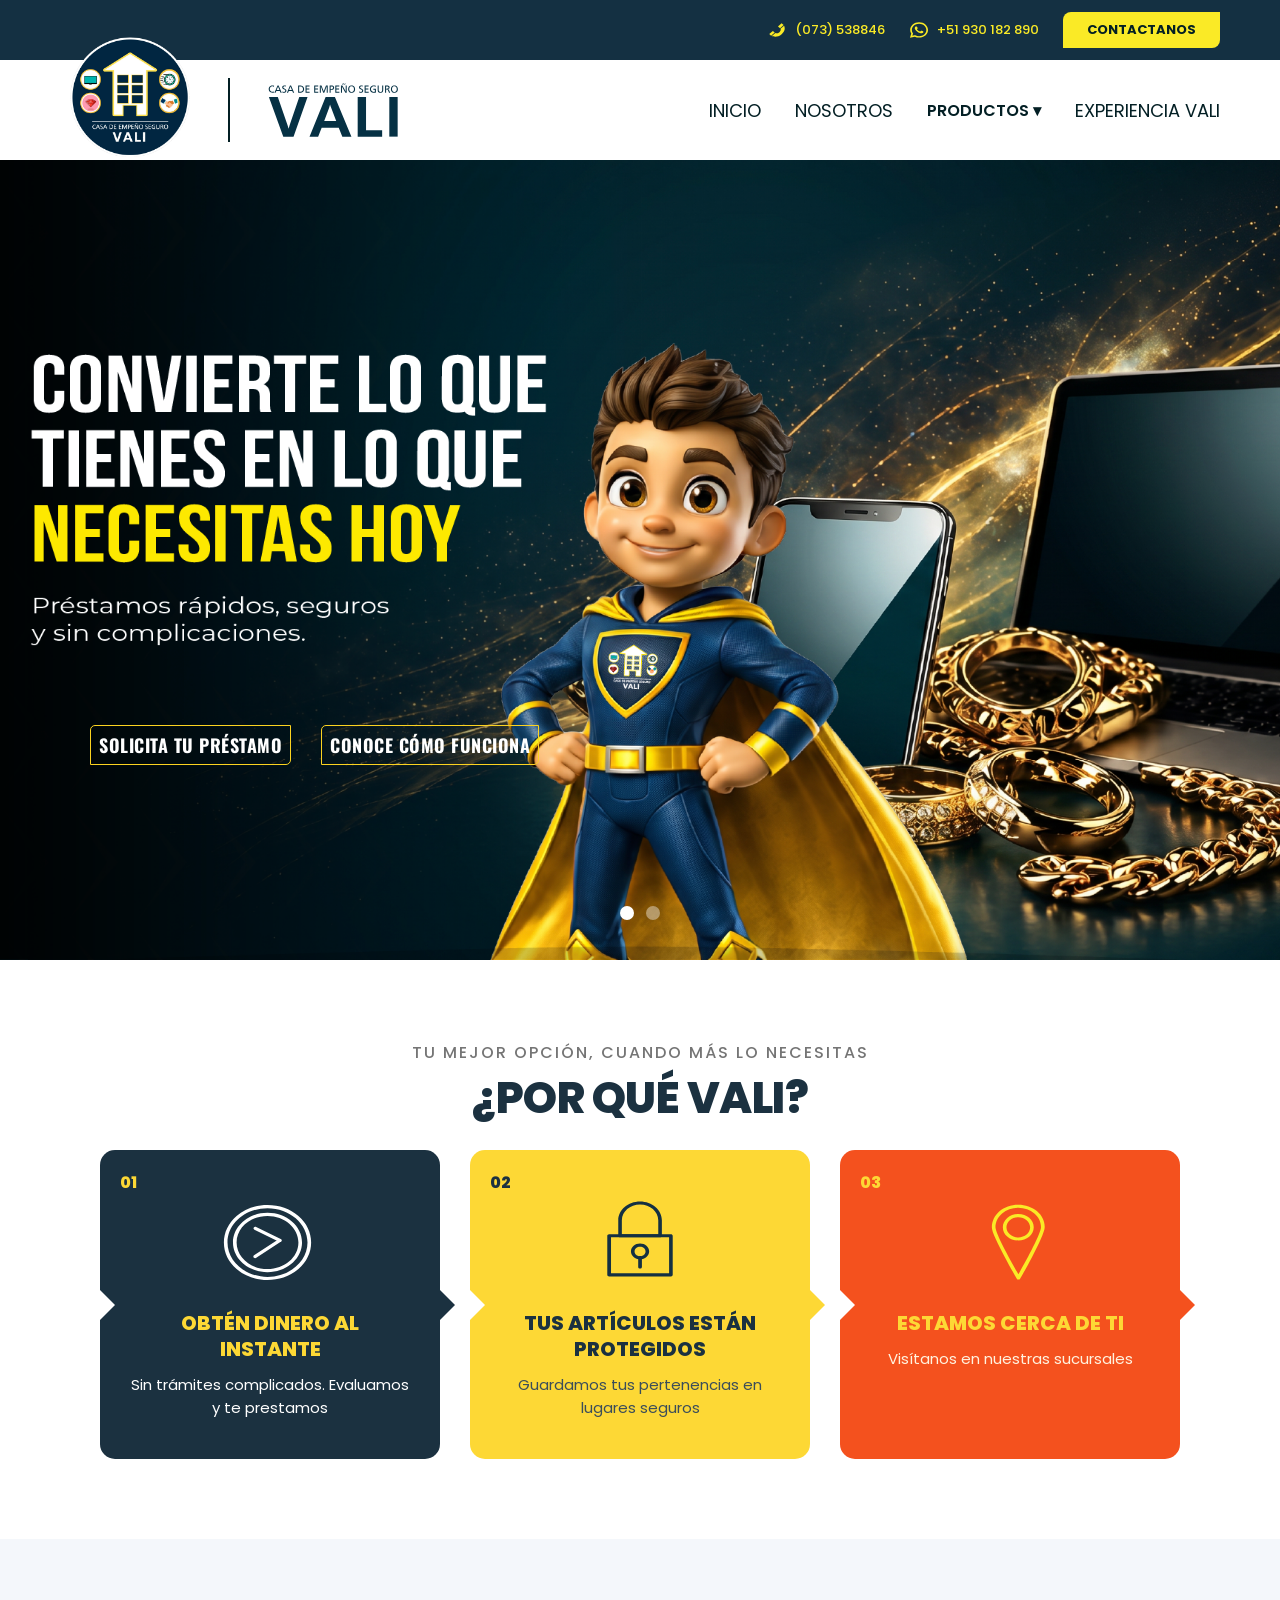
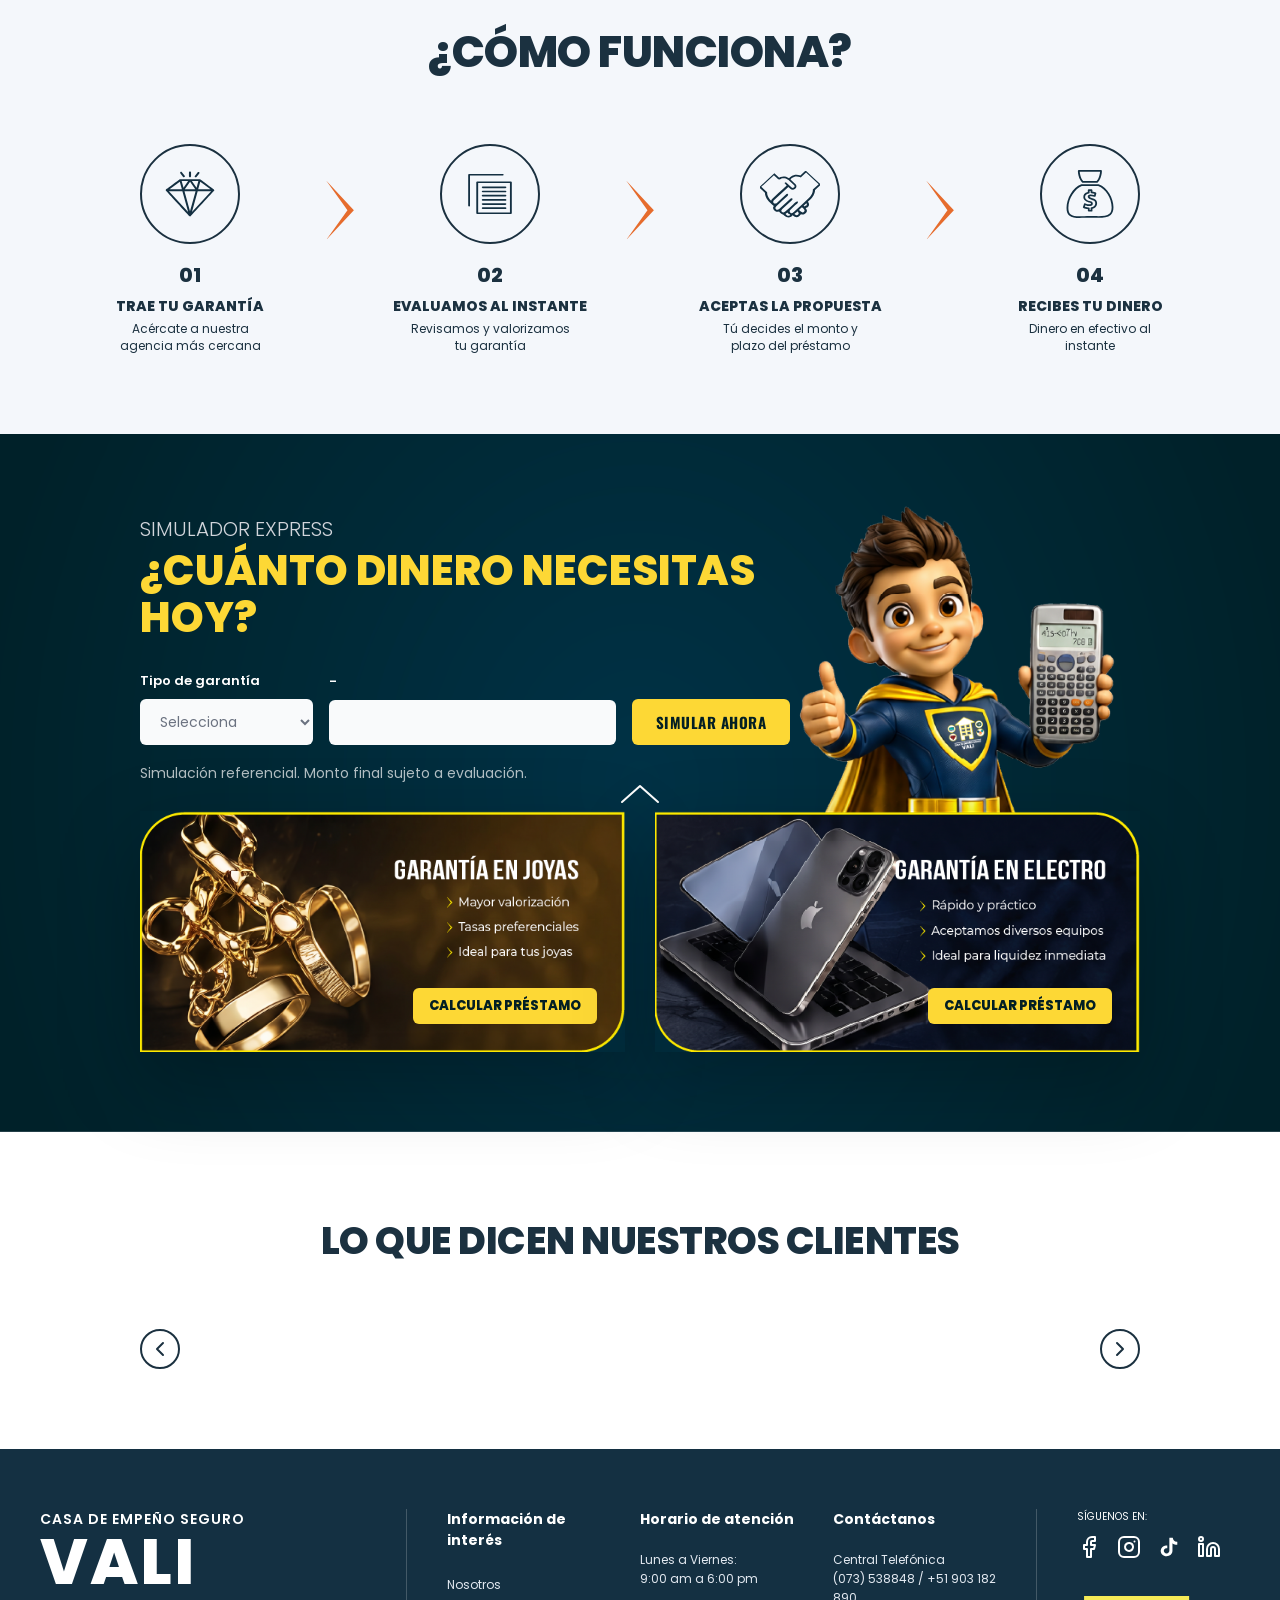
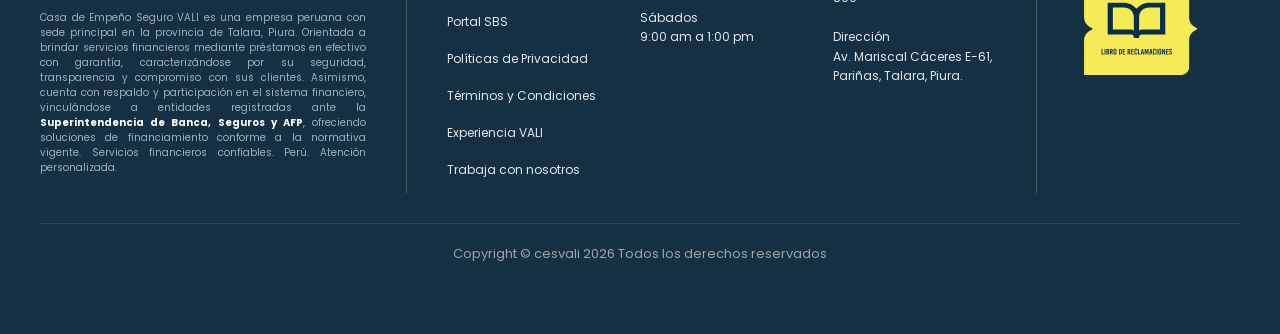
<file: index.html>
<!DOCTYPE html>
<html lang="es">

<head>
  <meta charset="UTF-8">
  <meta name="viewport" content="width=device-width, initial-scale=1.0">
  <title>VALI</title>

  <link
    href="https://fonts.googleapis.com/css2?family=Oswald:wght@500;700&family=Poppins:wght@300;400;600;700;800&display=swap"
    rel="stylesheet">
  <link rel="stylesheet" href="css/styles.css">
  <script src="js/components.js" defer></script>
  <style>
    .slide-1 {
      background-image: url('assets/img/HOME/banner_home_1.webp');
    }

    .slide-2 {
      background-image: url('assets/img/EXPERIENCIA VALI/completo.webp');
    }

    @media (max-width: 991px) {
      .carousel-slide {}



      .slide-1 {
        background-image: url('assets/img/HOME/MOBILE/VFMOVIL_bannehome1copia.webp');
        background-position: center 22%;
      }

      .slide-2 {
        background-image: url('assets/img/EXPERIENCIA VALI/vistacelular.webp');
        background-position: center 25%;

      }

      /* Slide 2 defaults to desktop image since we don't have a mobile version yet */
    }
  </style>
</head>

<body>

  <div id="header-container"></div>

  <!-- HERO -->
  <section class="hero" id="inicio">
    <!-- Carousel Backgrounds -->
    <div class="hero-carousel">
      <div class="carousel-slide active slide-1"></div>
      <div class="carousel-slide slide-2"></div>
    </div>

    <div class="hero-content">
      <div class="hero-copy">
        <div class="hero-buttons">
          <a class="btn-outline" href="#productos">SOLICITA TU PRÉSTAMO</a>
          <a class="btn-outline" id="btn-conoce-funciona" href="#proceso">CONOCE CÓMO FUNCIONA</a>
        </div>
      </div>
      <div class="hero-visual">
      </div>
    </div>

    <!-- Carousel Indicators -->
    <div class="hero-indicators">
      <span class="dot active" data-slide="0"></span>
      <span class="dot" data-slide="1"></span>
    </div>
  </section>

  <!-- BENEFICIOS -->
  <section class="benefits reveal" id="nosotros">
    <p class="subtitle">TU MEJOR OPCIÓN, CUANDO MÁS LO NECESITAS</p>
    <h2>¿POR QUÉ VALI?</h2>

    <div class="cards">

      <div class="card blue">
        <span class="num">01</span>
        <div class="card-icon">
          <img class="" src="assets/icons/__icono_reloj.svg" alt="">
        </div>
        <h3>OBTÉN DINERO AL INSTANTE</h3>
        <p>Sin trámites complicados. Evaluamos y te prestamos</p>
      </div>

      <div class="card yellow">
        <span class="num">02</span>
        <div class="card-icon">
          <img class="" src="assets/icons/__icono_candado.svg" alt="">
        </div>
        <h3>TUS ARTÍCULOS ESTÁN PROTEGIDOS</h3>
        <p>Guardamos tus pertenencias en lugares seguros</p>
      </div>

      <div class="card orange">
        <span class="num">03</span>
        <div class="card-icon">
          <img class="" src="assets/icons/__icono_ubi.svg" alt="">
        </div>
        <h3>ESTAMOS CERCA DE TI</h3>
        <p>Visítanos en nuestras sucursales</p>
      </div>

    </div>
  </section>

  <!-- PROCESO -->
  <section class="process reveal" id="proceso">
    <h2>¿CÓMO FUNCIONA?</h2>

    <div class="steps">

      <div class="step">
        <div class="circle">
          <img src="assets/icons/__icono_diamante.svg" width="60" height="60">
        </div>
        <span class="step-num">01</span>
        <h3>TRAE TU GARANTÍA</h3>
        <p>Acércate a nuestra<br>agencia más cercana</p>
      </div>

      <div class="arrow">
        <img src="assets/icons/__ICONO_FLECHA.svg" width="60" height="60">
      </div>

      <div class="step">
        <div class="circle">
          <img src="assets/icons/__icono_hoja.svg" width="60" height="60">
        </div>
        <span class="step-num">02</span>
        <h3>EVALUAMOS AL INSTANTE</h3>
        <p>Revisamos y valorizamos<br>tu garantía</p>
      </div>

      <div class="arrow">
        <img src="assets/icons/__ICONO_FLECHA.svg" width="60" height="60">
      </div>

      <div class="step">
        <div class="circle">
          <img src="assets/icons/__icono_manos.svg" width="60" height="60">
        </div>
        <span class="step-num">03</span>
        <h3>ACEPTAS LA PROPUESTA</h3>
        <p>Tú decides el monto y<br>plazo del préstamo</p>
      </div>

      <div class="arrow">
        <img src="assets/icons/__ICONO_FLECHA.svg" width="60" height="60">
      </div>

      <div class="step">
        <div class="circle">
          <img src="assets/icons/__ICONO_DINERO.svg" width="60" height="60">
        </div>
        <span class="step-num">04</span>
        <h3>RECIBES TU DINERO</h3>
        <p>Dinero en efectivo al<br>instante</p>
      </div>

    </div>
  </section>

  <!-- SIMULADOR -->
  <section class="simulator reveal" id="productos">
    <div class="simulator-top">
      <div class="simulator-copy">
        <span class="simulator-label">SIMULADOR EXPRESS</span>
        <h2>¿CUÁNTO DINERO NECESITAS HOY?</h2>
        <div class="simulator-form">
          <div class="form-group">
            <label>Tipo de garantía</label>
            <select id="sim-tipo-garantia">
              <option value="">Selecciona</option>
              <option value="Joyas">Joyas</option>
              <option value="Electrodomésticos">Electrodomésticos</option>
            </select>
          </div>
          <div class="form-group">
            <label id="sim-label-monto">-</label>
            <input type="text" id="sim-monto" placeholder="" />
          </div>
          <div class="form-group" id="group-sim-modelo" style="display: none;">
            <label id="sim-label-modelo">Modelo</label>
            <input type="text" id="sim-modelo" placeholder="Ej: pavilion 14" />
          </div>
          <button id="sim-btn-simular" class="btn-yellow">SIMULAR AHORA</button>
        </div>
        <p class="hint">Simulación referencial. Monto final sujeto a evaluación.</p>
      </div>
      <div class="simulator-image">
        <img src="assets/img/HOME/__personaje_calculadora.webp" alt="Simulador VALI">
      </div>
    </div>

    <div class="simulator-divider">
      <svg viewBox="0 0 40 20" width="40" height="20" fill="none" stroke="#ffffff" stroke-width="2"
        stroke-linecap="round" stroke-linejoin="round">
        <polyline points="2 18 20 2 38 18"></polyline>
      </svg>
    </div>

    <div class="simulator-cards">
      <div class="product card-joyas">
        <img src="assets/img/HOME/__minibannerjoyas.webp" alt="Garantía en joyas">
        <div class="overlay">
          <!--<h3>GARANTÍA EN JOYAS</h3>
          <ul>
            <li><span class="chevron">&gt;</span> Mayor valorización</li>
            <li><span class="chevron">&gt;</span> Tasas preferenciales</li>
            <li><span class="chevron">&gt;</span> Ideal para tus joyas</li>
          </ul>-->
          <a class="btn-yellow" href="producto_joya">CALCULAR PRÉSTAMO</a>
        </div>
      </div>
      <div class="product card-electro">
        <img src="assets/img/HOME/__minibannerelectro.webp" alt="Garantía en electro">
        <div class="overlay">
          <!--<h3>GARANTÍA EN ELECTRO</h3>
          <ul>
            <li><span class="chevron">&gt;</span> Rápido y práctico</li>
            <li><span class="chevron">&gt;</span> Aceptamos diversos equipos</li>
            <li><span class="chevron">&gt;</span> Ideal para liquidez inmediata</li>
          </ul>-->
          <a class="btn-yellow" href="producto_electro">CALCULAR PRÉSTAMO</a>
        </div>
      </div>
    </div>
  </section>

  <!-- TESTIMONIOS -->
  <div id="testimonios-container"></div>

  <div id="footer-container"></div>

  <script>
    // Lógica del Carrusel del Hero
    document.addEventListener('DOMContentLoaded', () => {
      const slides = document.querySelectorAll('.carousel-slide');
      const dots = document.querySelectorAll('.hero-indicators .dot');
      if (slides.length > 0) {
        let currentSlide = 0;
        let slideInterval;

        const goToSlide = (index) => {
          slides[currentSlide].classList.remove('active');
          if (dots[currentSlide]) dots[currentSlide].classList.remove('active');
          currentSlide = (index + slides.length) % slides.length;
          slides[currentSlide].classList.add('active');
          if (dots[currentSlide]) dots[currentSlide].classList.add('active');

          const btnConoce = document.getElementById('btn-conoce-funciona');
          if (btnConoce) {
            btnConoce.href = currentSlide === 0 ? '#proceso' : 'experiencia.html';
          }
        };

        const nextSlide = () => goToSlide(currentSlide + 1);
        const prevSlide = () => goToSlide(currentSlide - 1);

        const startInterval = () => {
          slideInterval = setInterval(nextSlide, 5000);
        };

        const resetInterval = () => {
          clearInterval(slideInterval);
          startInterval();
        };

        startInterval();

        // Hacer clickeables los puntos
        dots.forEach((dot, index) => {
          dot.addEventListener('click', () => {
            goToSlide(index);
            resetInterval();
          });
        });

        // Swipe events para celular
        const heroCarousel = document.querySelector('.hero-carousel');
        let touchStartX = 0;
        let touchEndX = 0;

        if (heroCarousel) {
          heroCarousel.addEventListener('touchstart', e => {
            touchStartX = e.changedTouches[0].screenX;
          }, { passive: true });

          heroCarousel.addEventListener('touchend', e => {
            touchEndX = e.changedTouches[0].screenX;
            handleSwipe();
          }, { passive: true });
        }

        const handleSwipe = () => {
          const swipeThreshold = 50;
          if (touchEndX < touchStartX - swipeThreshold) {
            nextSlide(); // Swipe izquierda
            resetInterval();
          }
          if (touchEndX > touchStartX + swipeThreshold) {
            prevSlide(); // Swipe derecha
            resetInterval();
          }
        };
      }
      // Lógica del simulador
      const simTipoGarantia = document.getElementById('sim-tipo-garantia');
      const simLabelMonto = document.getElementById('sim-label-monto');
      const simMonto = document.getElementById('sim-monto');
      const simBtnSimular = document.getElementById('sim-btn-simular');
      const groupSimModelo = document.getElementById('group-sim-modelo');
      const simModelo = document.getElementById('sim-modelo');

      if (simTipoGarantia && simLabelMonto && simBtnSimular) {

        simTipoGarantia.addEventListener('change', (e) => {
          const val = e.target.value;

          if (val === 'Joyas') {
            simLabelMonto.textContent = 'Gramos';
            simMonto.setAttribute('placeholder', 'Ej: 200');
            simMonto.value = ''; // Limpiar al cambiar
            if (groupSimModelo) groupSimModelo.style.display = 'none';
          } else if (val === 'Electrodomésticos') {
            simLabelMonto.textContent = 'Producto';
            simMonto.setAttribute('placeholder', 'Ej: Laptop');
            simMonto.value = ''; // Limpiar al cambiar
            if (groupSimModelo) groupSimModelo.style.display = 'flex';
          } else {
            simLabelMonto.textContent = '-';
            simMonto.setAttribute('placeholder', '');
            if (groupSimModelo) groupSimModelo.style.display = 'none';
          }
        });

        // Restringir a solo números si es Joyas
        simMonto.addEventListener('input', function () {
          if (simTipoGarantia.value === 'Joyas') {
            this.value = this.value.replace(/[^0-9.]/g, ''); // Solo números y punto decimal
          }
        });

        simBtnSimular.addEventListener('click', () => {

          const tipo = simTipoGarantia.value;
          const monto = simMonto ? simMonto.value.trim() : '';
          const modelo = simModelo && groupSimModelo.style.display !== 'none' ? simModelo.value.trim() : '';

          if (!tipo) {
            alert('Por favor, selecciona un tipo de garantía.');
            return;
          }

          if (!monto) {
            alert('Por favor, rellene todos los campos requeridos.');
            return;
          }

          let mensaje = '';

          if (tipo === 'Joyas') {
            mensaje = `Hola, quisiera simular un préstamo dejando en garantía ${tipo} de ${monto} gramos.`;
          } else if (tipo === 'Electrodomésticos') {
            let productoStr = monto;
            if (modelo) {
              productoStr += ` modelo ${modelo}`;
            }
            mensaje = `Hola, quisiera simular un préstamo dejando en garantía el siguiente electrodoméstico: ${productoStr}.`;
          } else {
            mensaje = `Hola, quisiera simular un préstamo de ${monto}.`;
          }
          const numero = '51903182890';
          const url = `https://wa.me/${numero}?text=${encodeURIComponent(mensaje)}`;

          window.open(url, '_blank');
        });
      }
    });
  </script>
</body>

</html>
</file>
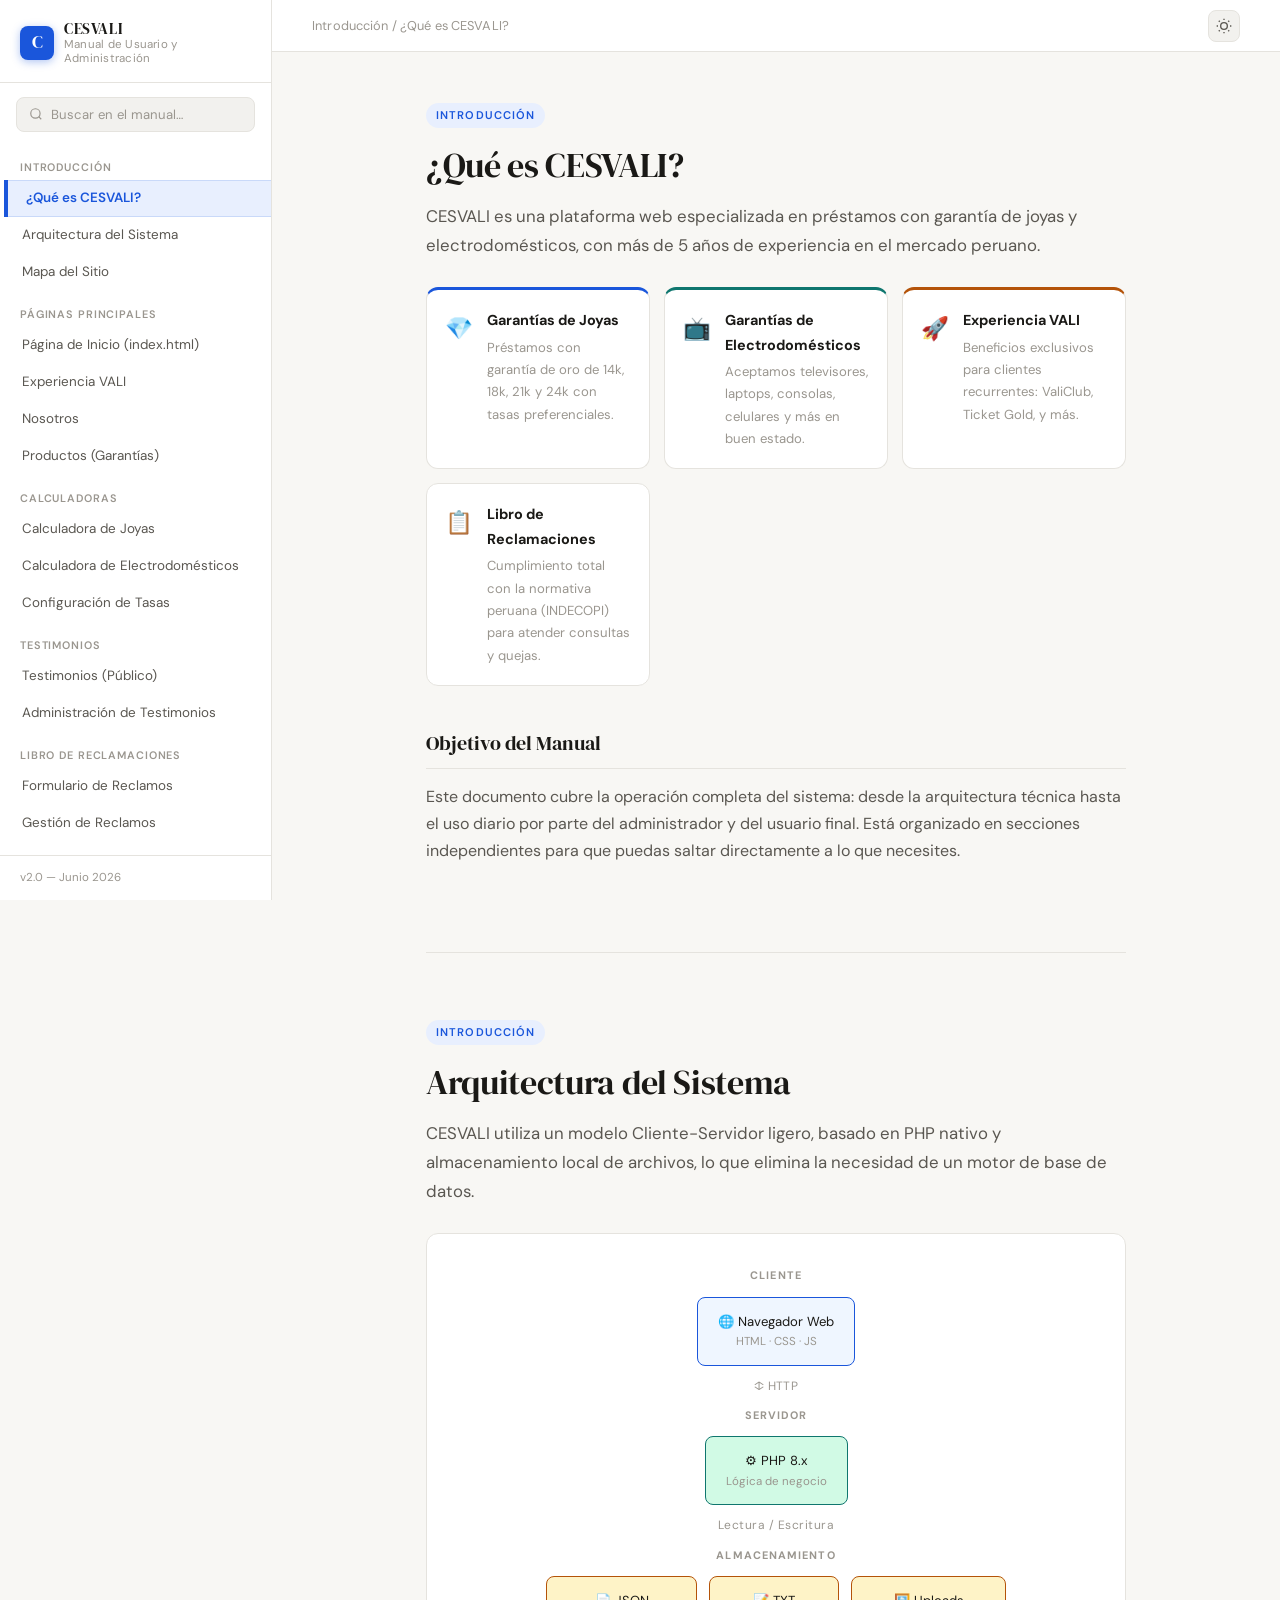
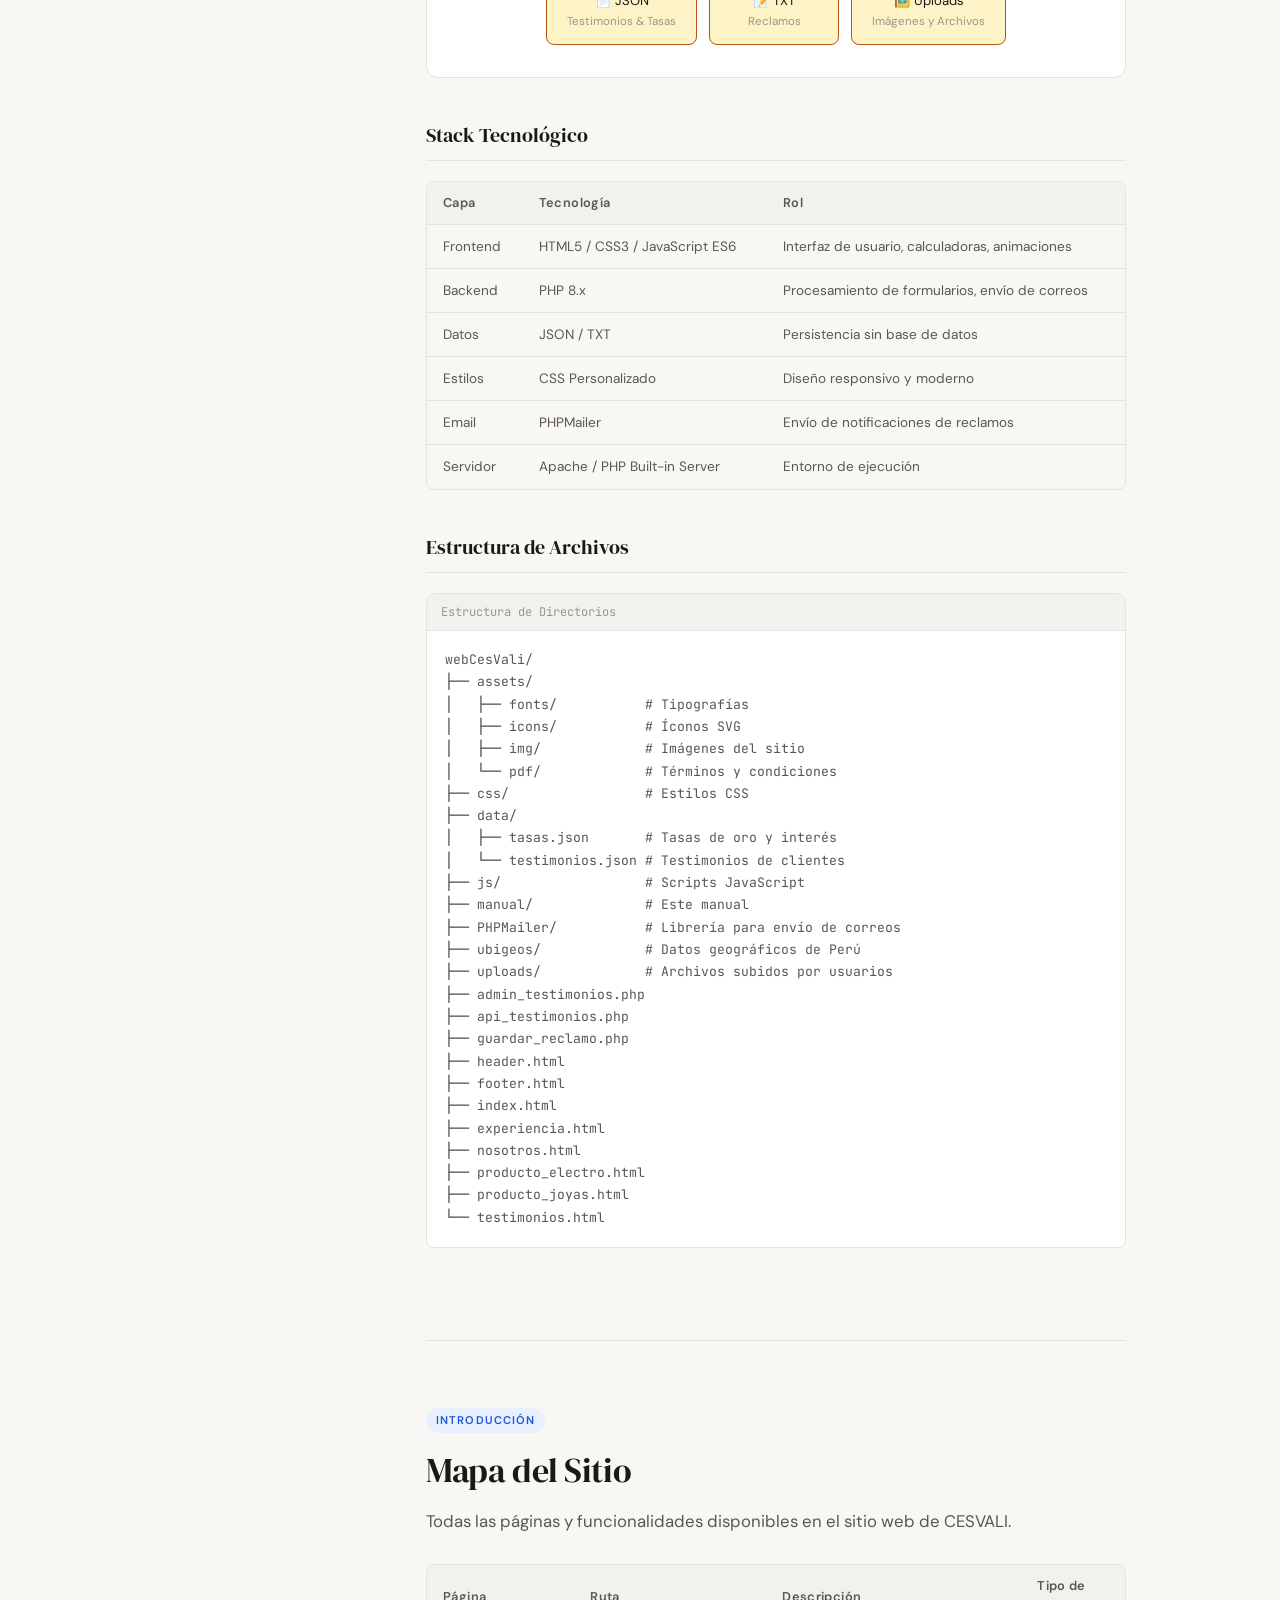
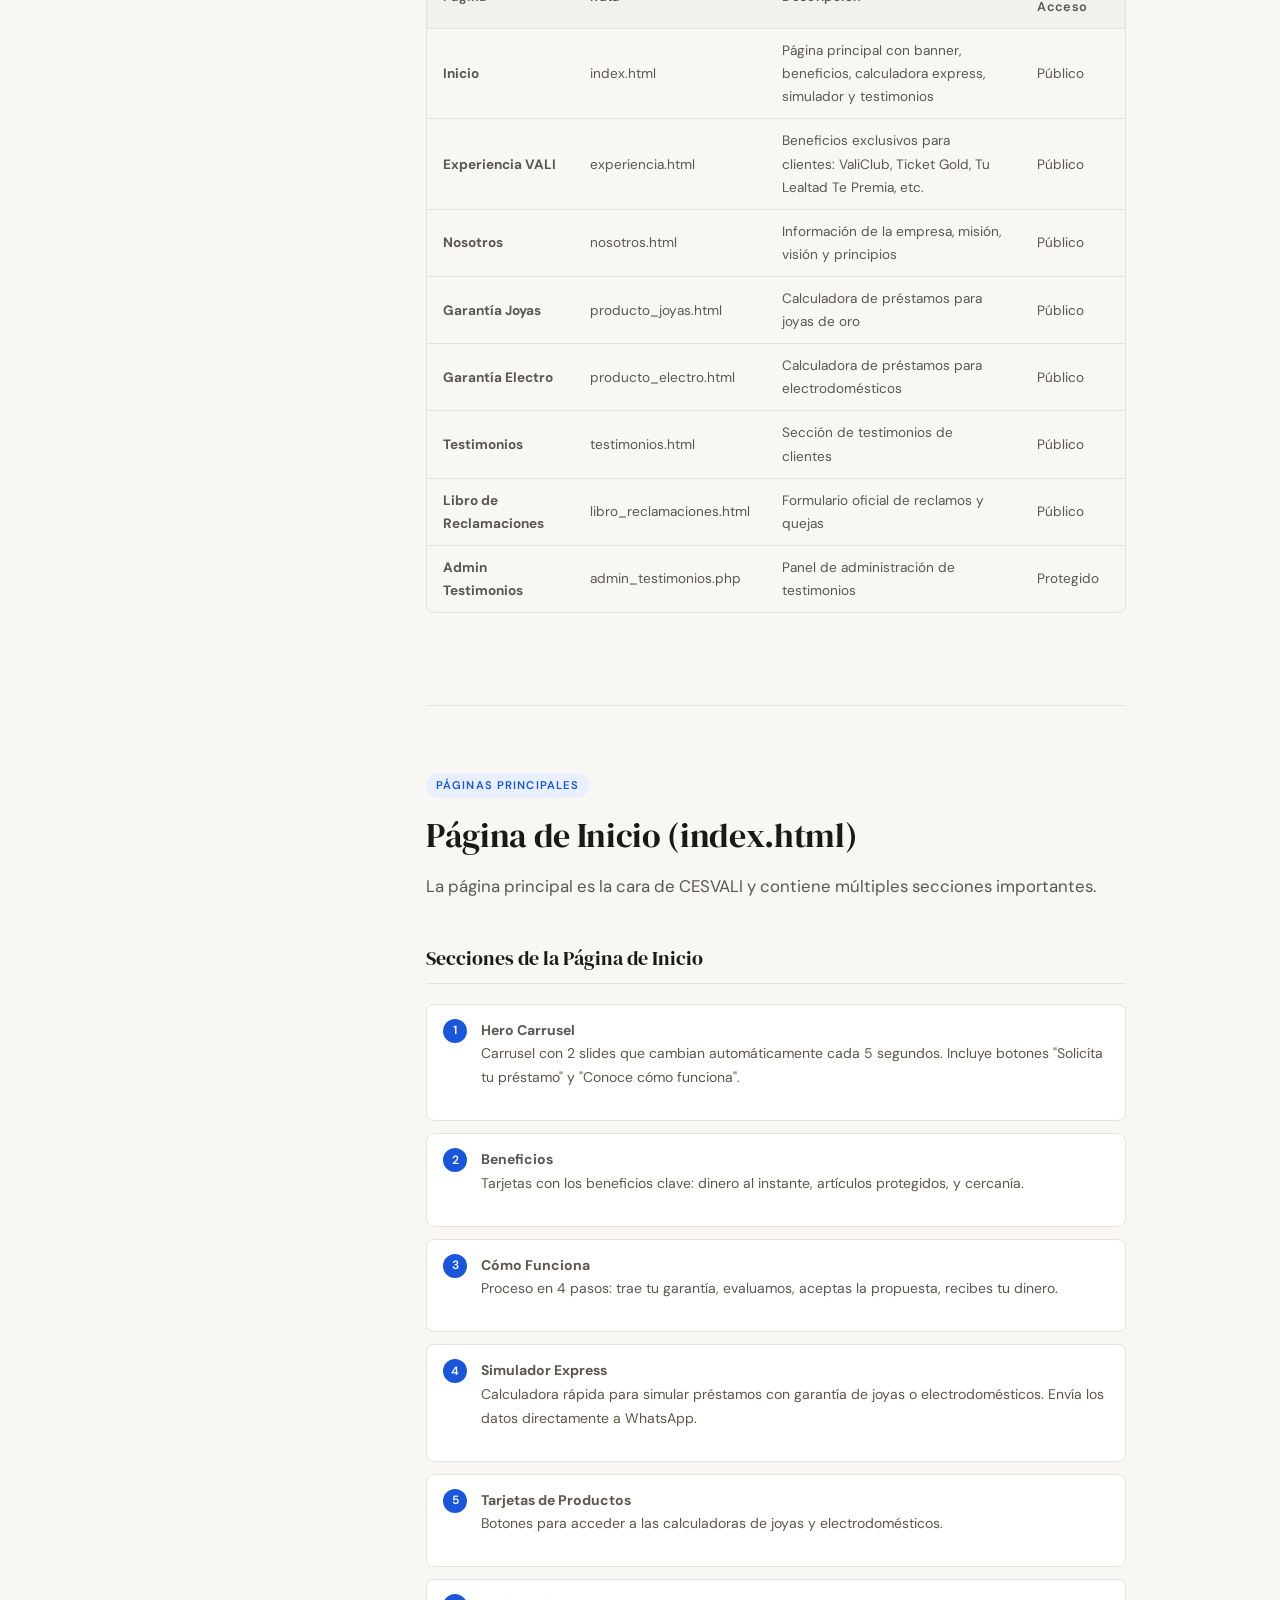
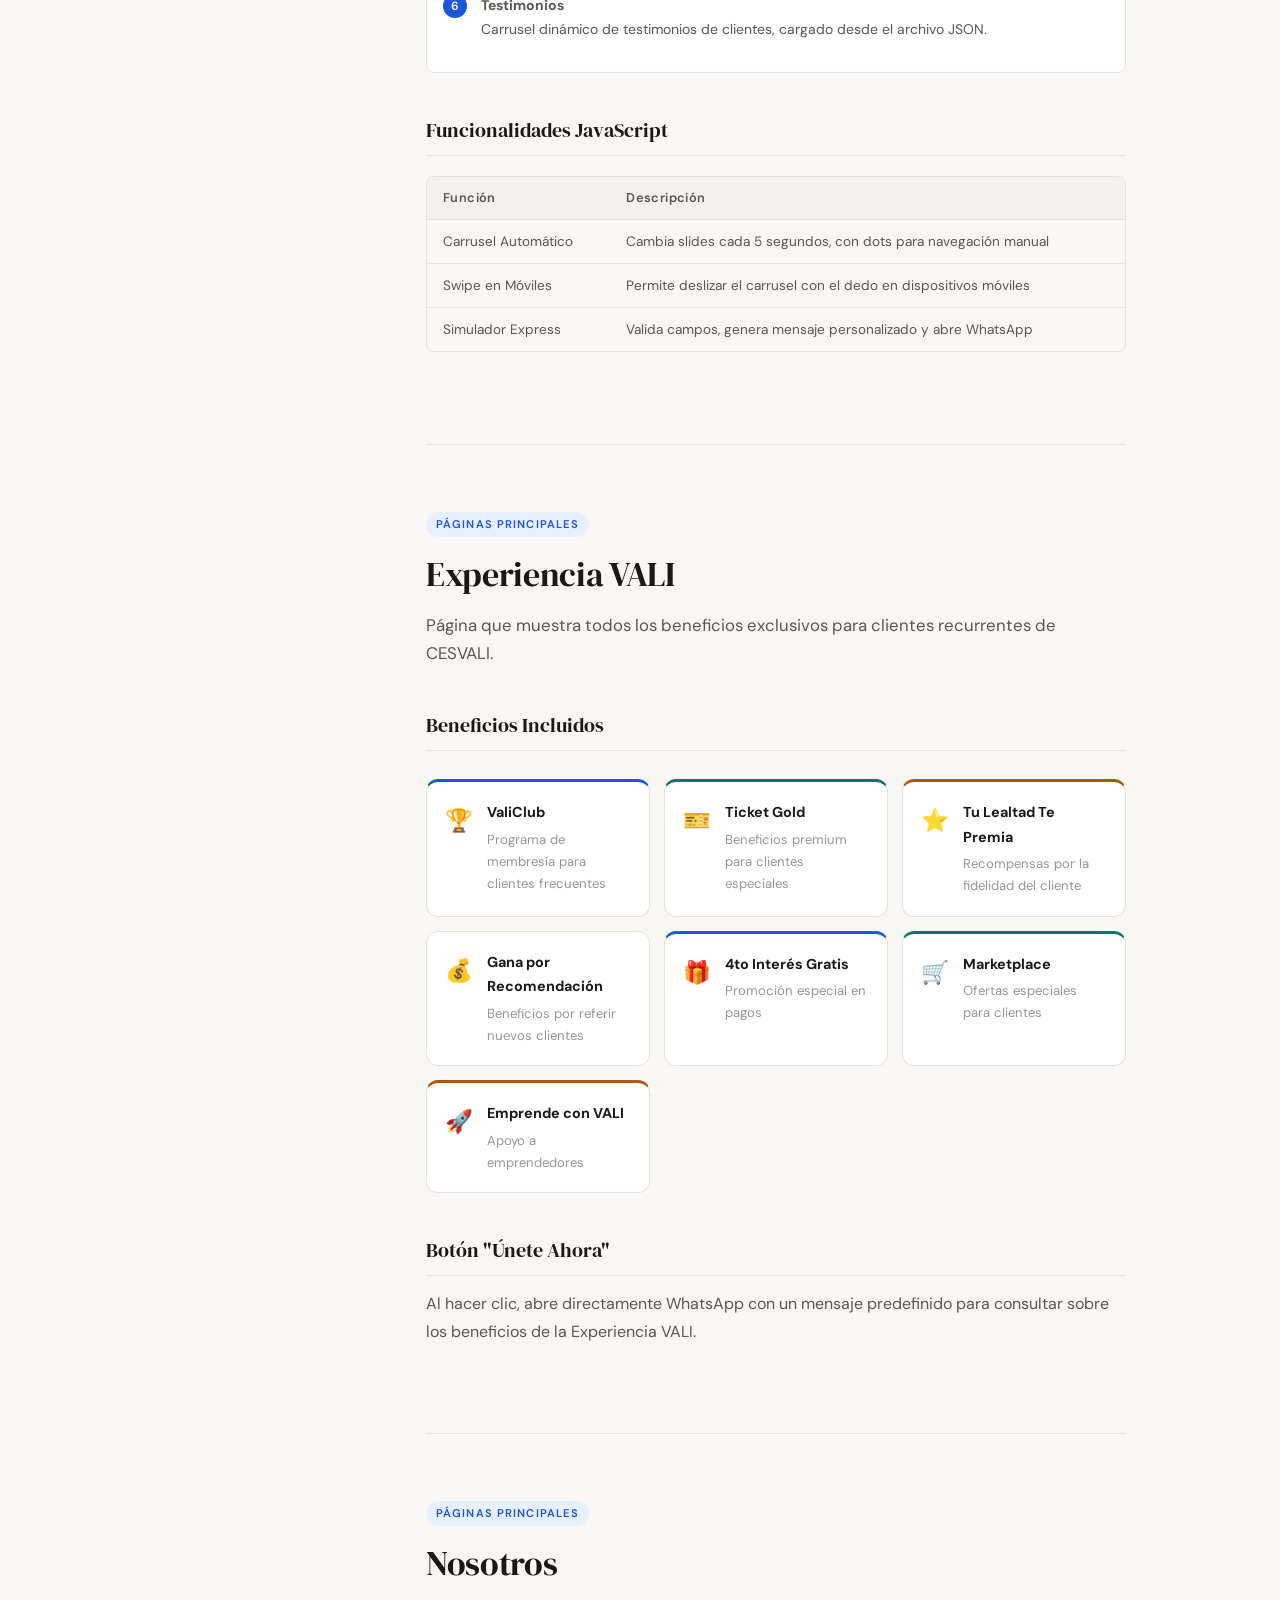
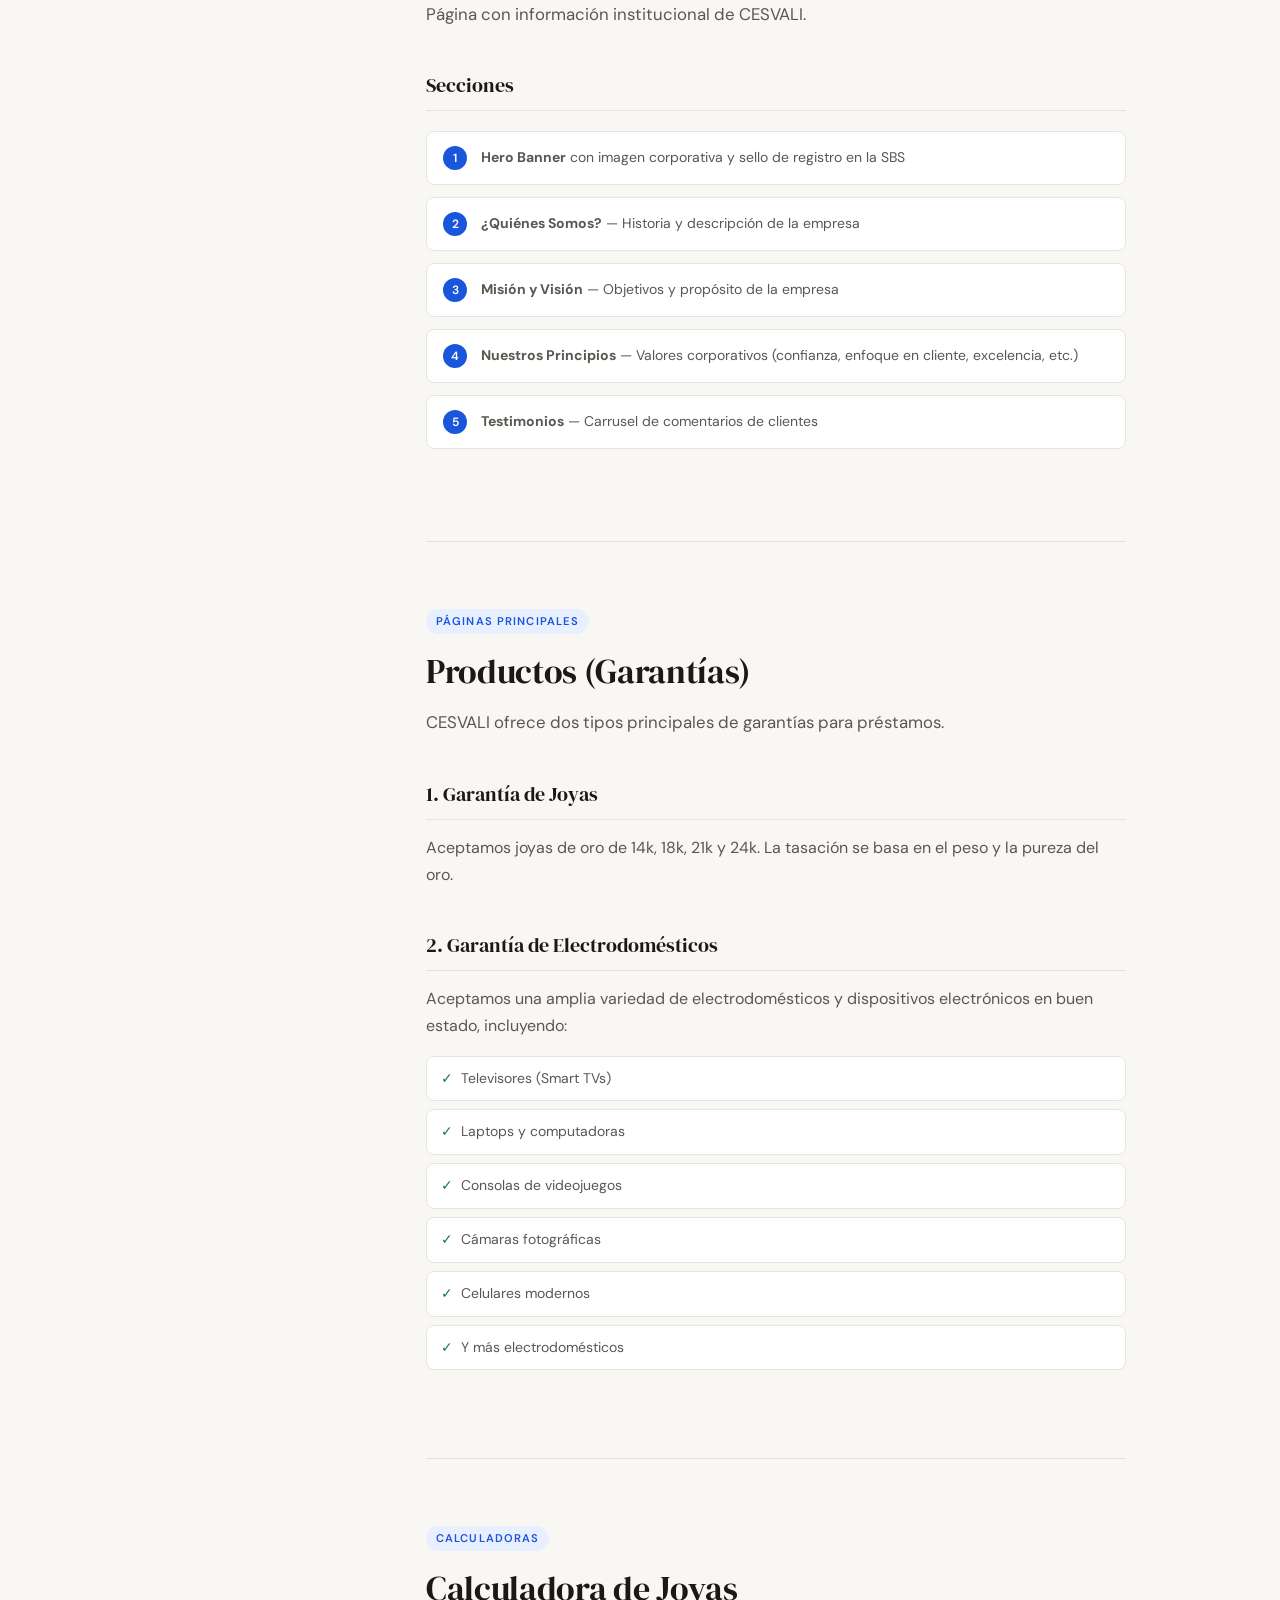
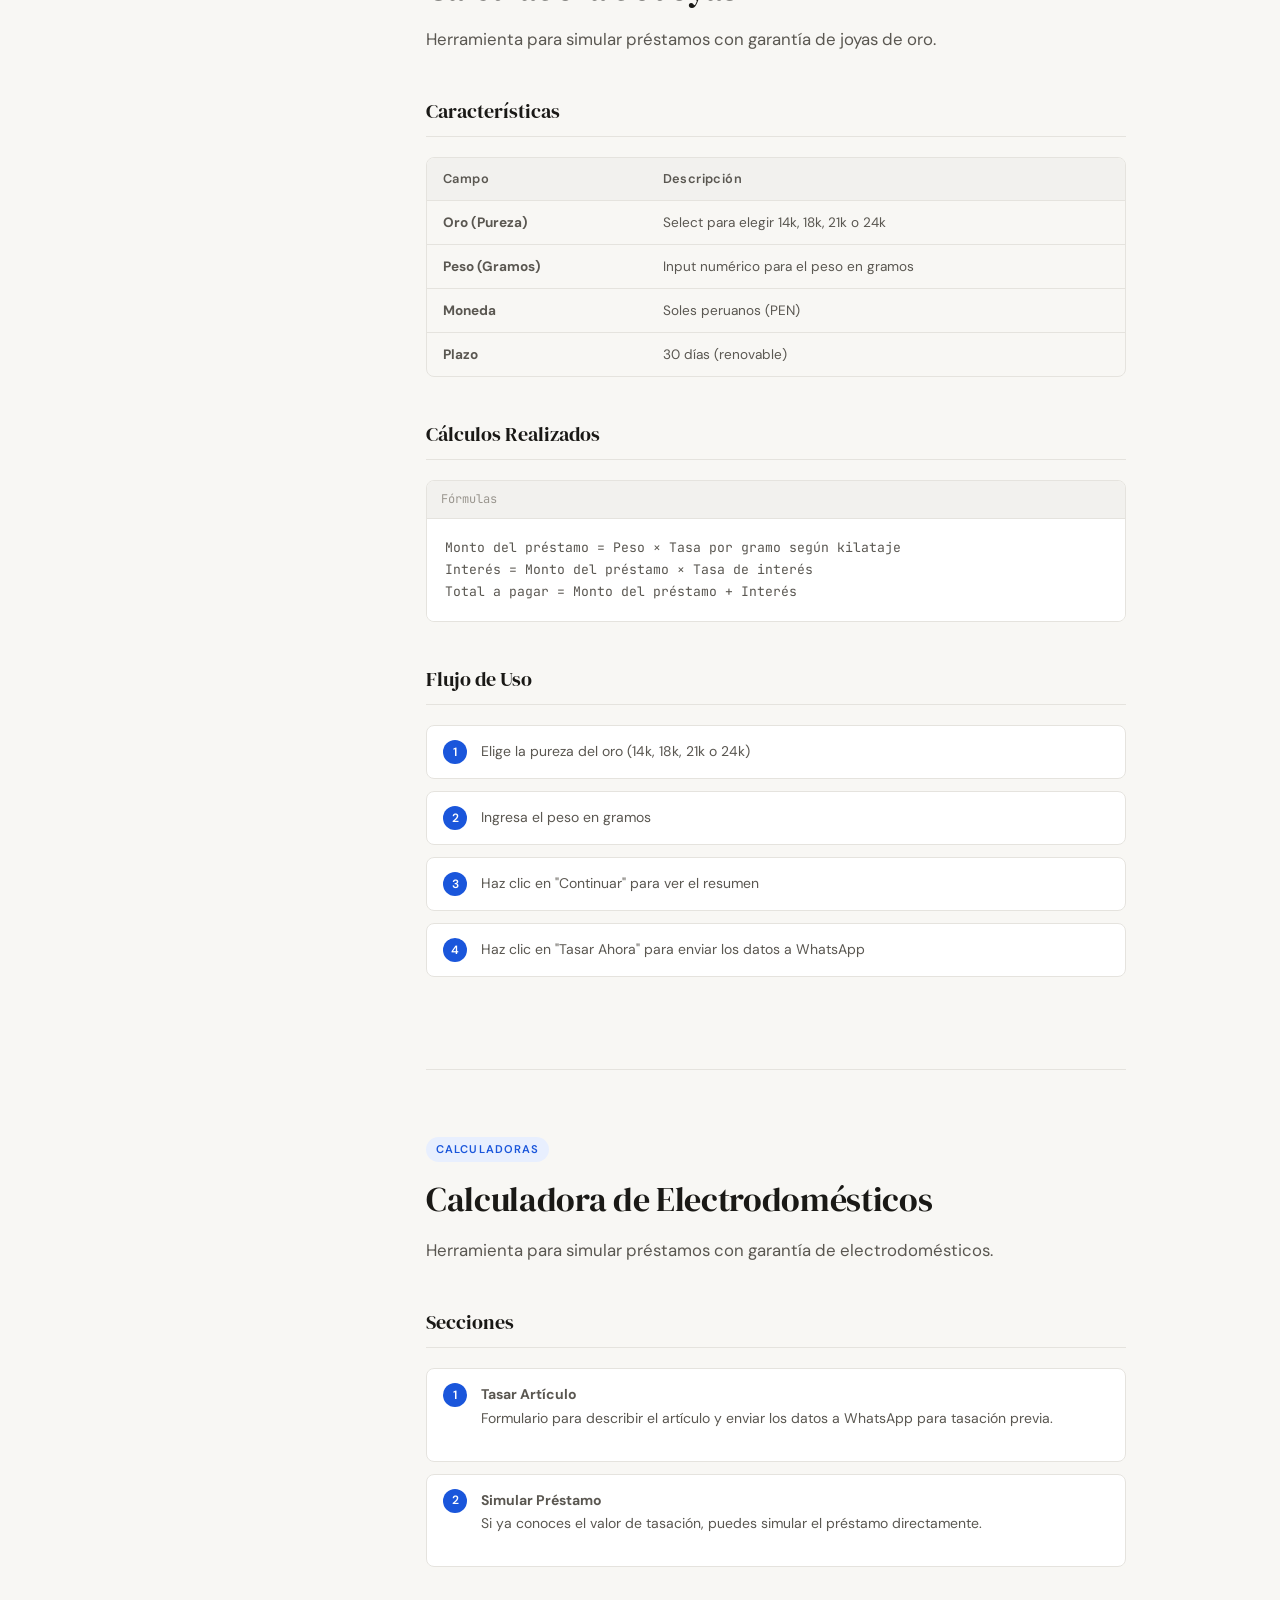
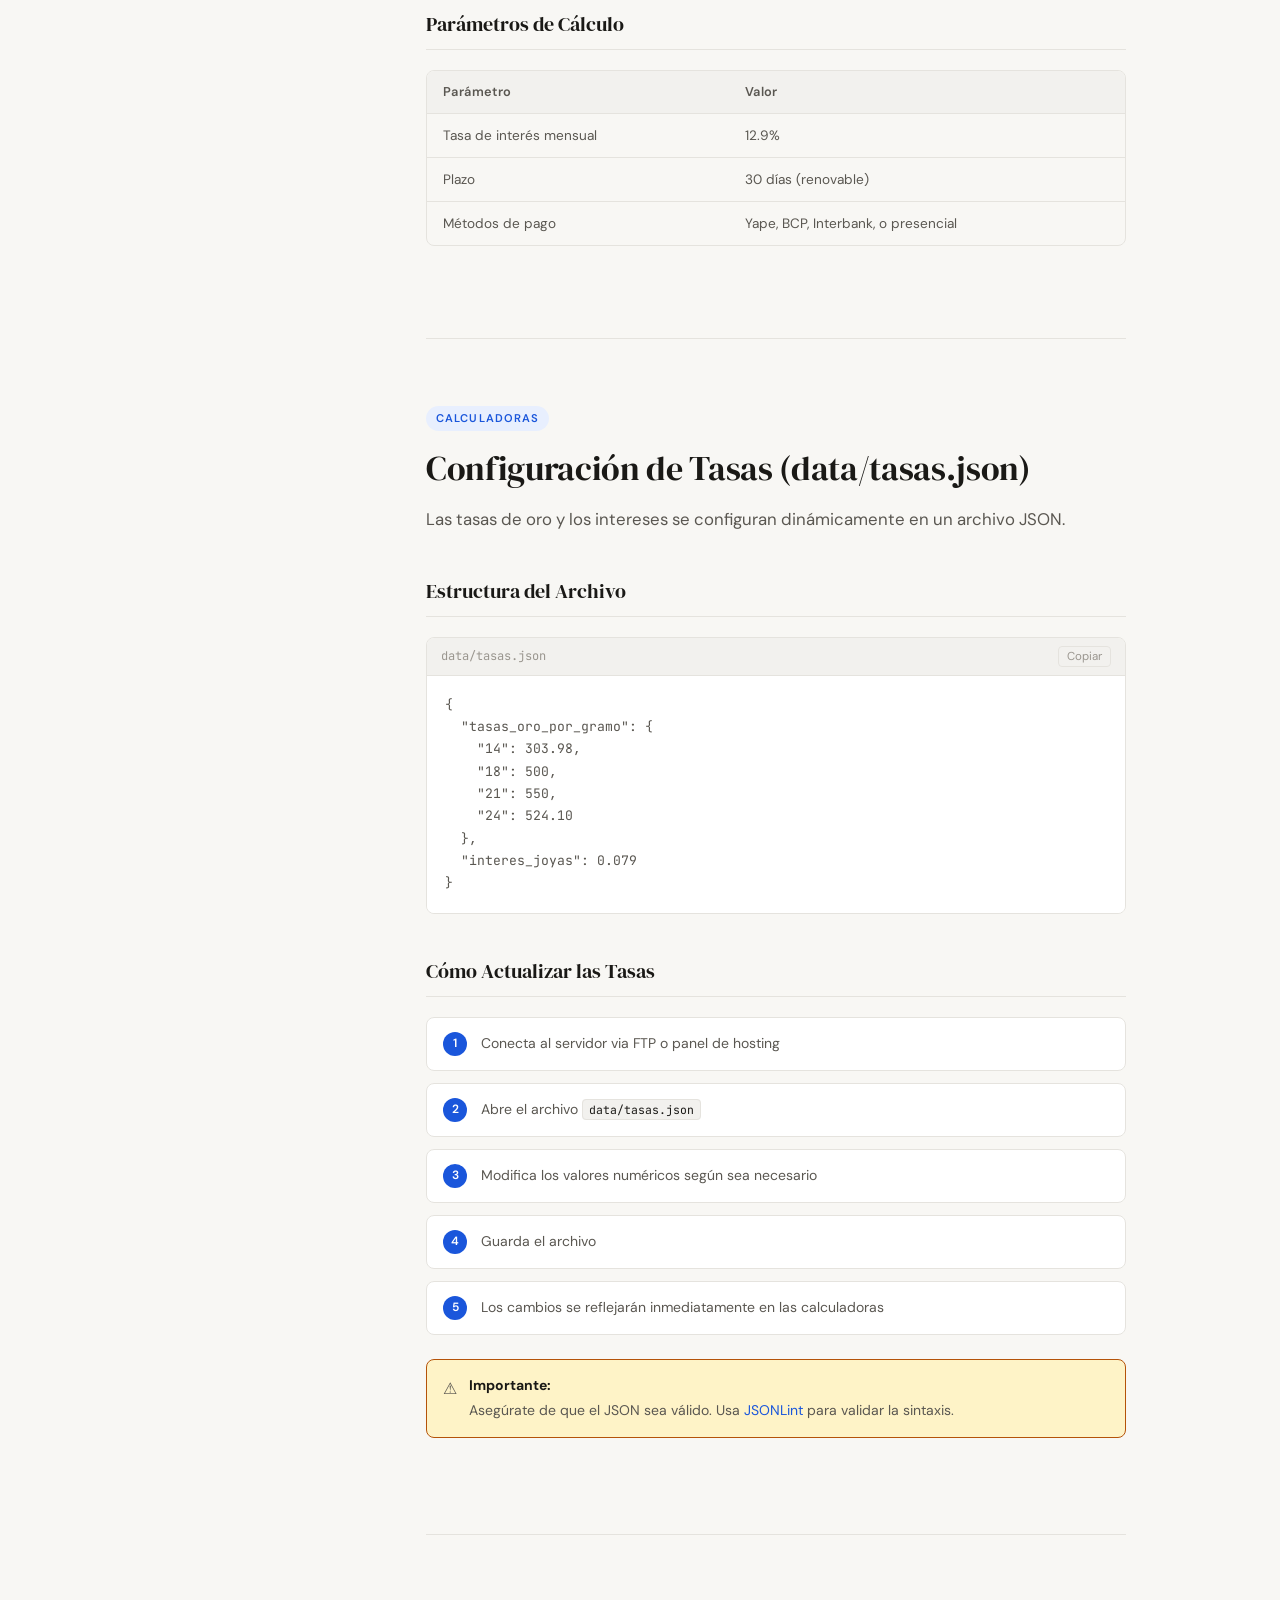
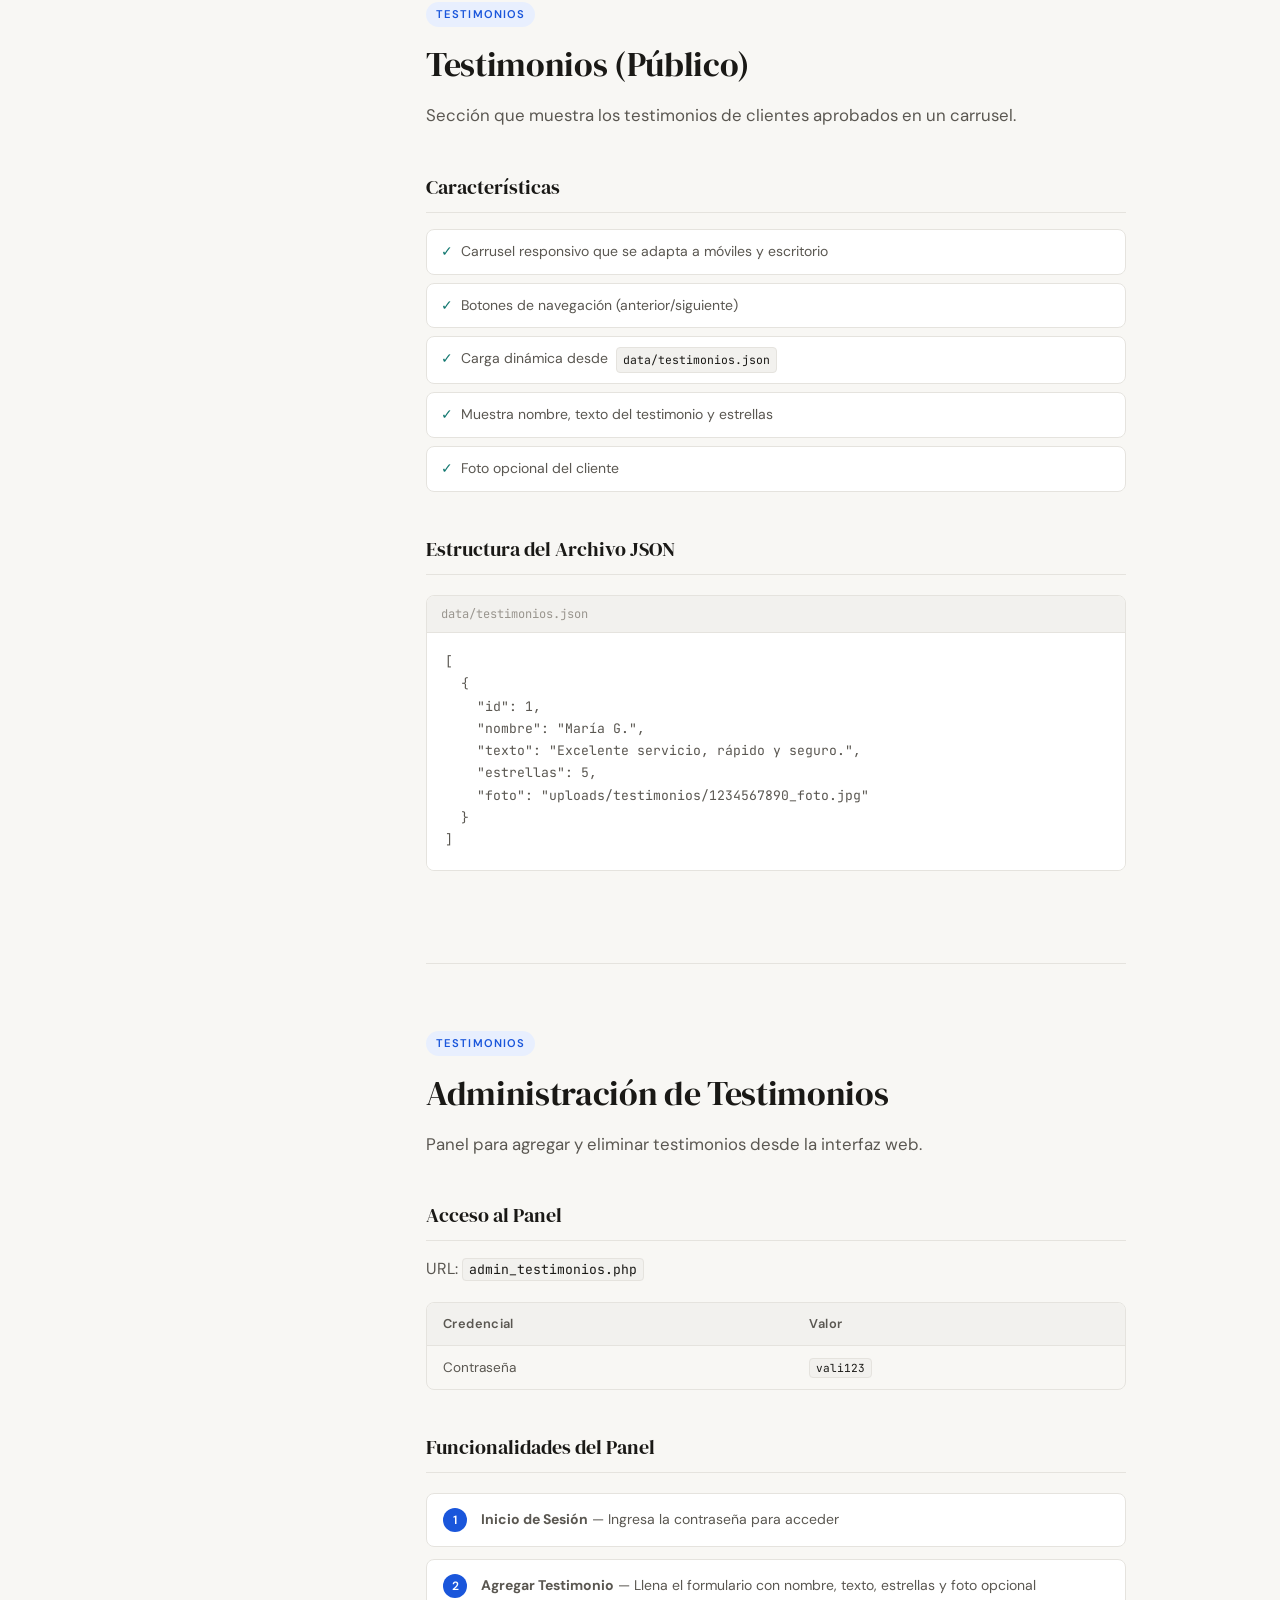
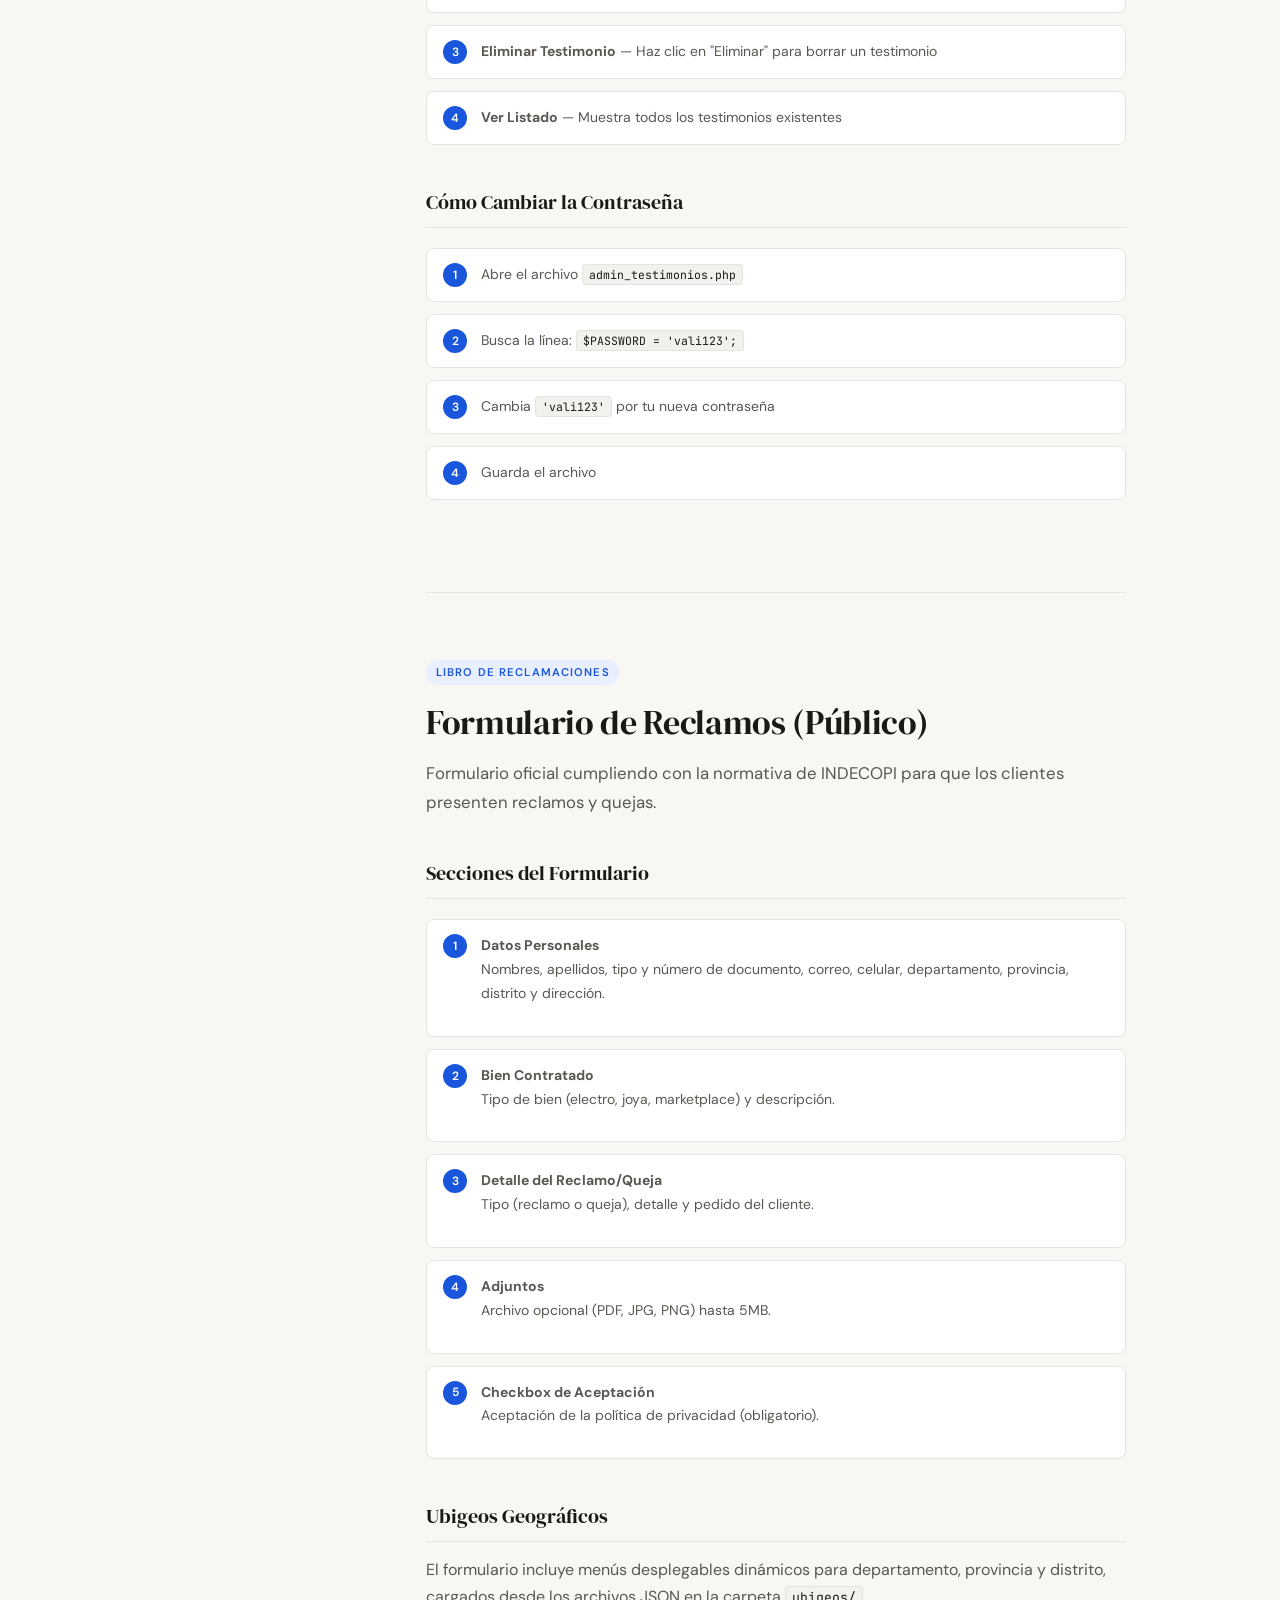
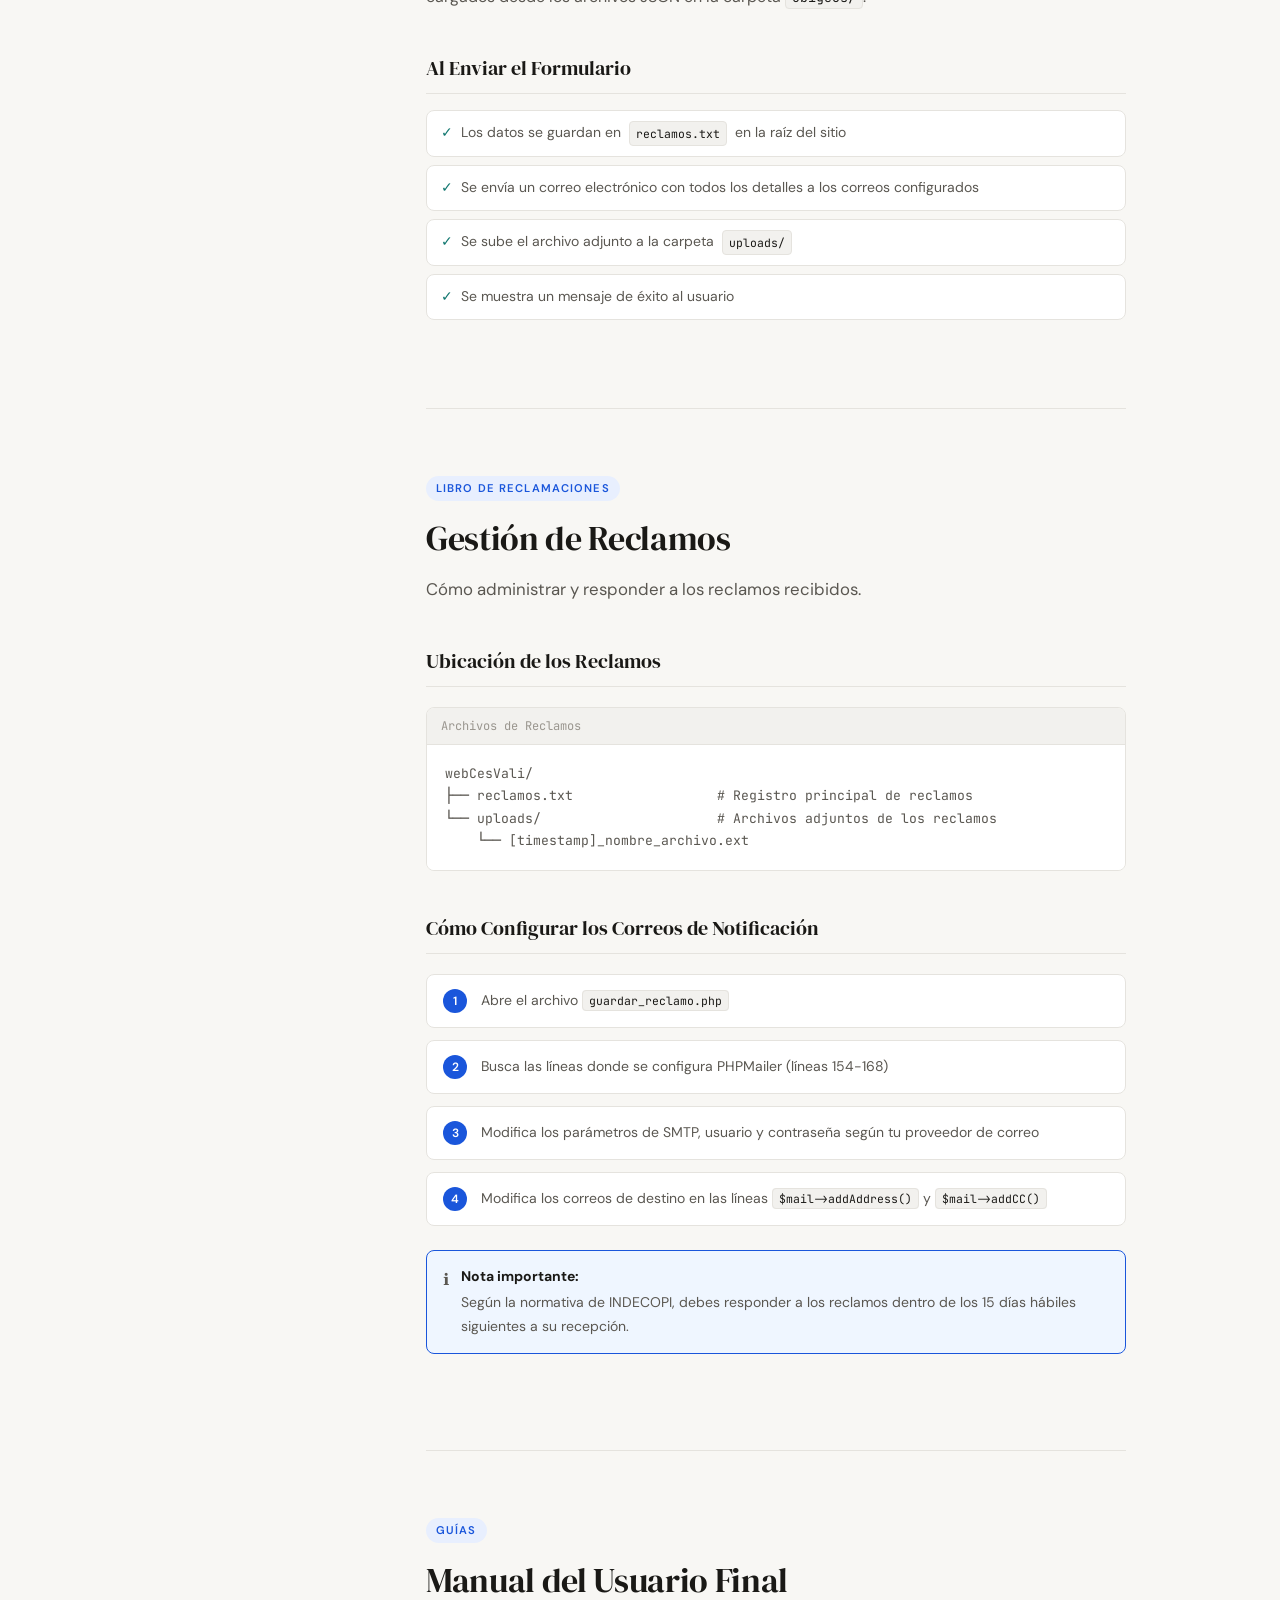
<file: manual/index.html>
<!DOCTYPE html>
<html lang="es">
<head>
    <meta charset="UTF-8" />
    <meta name="viewport" content="width=device-width, initial-scale=1.0" />
    <title>Manual CESVALI — Documentación Completa</title>
    <link rel="preconnect" href="https://fonts.googleapis.com" />
    <link rel="preconnect" href="https://fonts.gstatic.com" crossorigin />
    <link href="https://fonts.googleapis.com/css2?family=DM+Serif+Display:ital@0;1&family=DM+Sans:ital,opsz,wght@0,9..40,300;0,9..40,400;0,9..40,500;0,9..40,600;1,9..40,400&family=JetBrains+Mono:wght@400;500&display=swap" rel="stylesheet" />
    <link rel="stylesheet" href="css/styles.css" />
</head>
<body>

    <!-- Mobile Toggle -->
    <button class="menu-toggle" id="menuToggle" aria-label="Abrir menú">
        <span></span><span></span><span></span>
    </button>

    <!-- Sidebar Overlay -->
    <div class="overlay" id="overlay"></div>

    <!-- Sidebar -->
    <aside class="sidebar" id="sidebar">
        <div class="sidebar-header">
            <div class="logo-mark">C</div>
            <div class="logo-text">
                <span class="logo-name">CESVALI</span>
                <span class="logo-sub">Manual de Usuario y Administración</span>
            </div>
        </div>

        <div class="search-wrap">
            <svg width="14" height="14" viewBox="0 0 24 24" fill="none" stroke="currentColor" stroke-width="2"><circle cx="11" cy="11" r="8"></circle><path d="m21 21-4.35-4.35"></path></svg>
            <input type="text" id="searchInput" placeholder="Buscar en el manual…" autocomplete="off" />
        </div>

        <nav class="sidebar-nav" id="sidebarNav">
            <div class="nav-group">
                <span class="nav-group-label">Introducción</span>
                <a href="#introduccion" class="nav-link active">¿Qué es CESVALI?</a>
                <a href="#arquitectura" class="nav-link">Arquitectura del Sistema</a>
                <a href="#mapa-sitio" class="nav-link">Mapa del Sitio</a>
            </div>
            <div class="nav-group">
                <span class="nav-group-label">Páginas Principales</span>
                <a href="#inicio" class="nav-link">Página de Inicio (index.html)</a>
                <a href="#experiencia" class="nav-link">Experiencia VALI</a>
                <a href="#nosotros" class="nav-link">Nosotros</a>
                <a href="#productos" class="nav-link">Productos (Garantías)</a>
            </div>
            <div class="nav-group">
                <span class="nav-group-label">Calculadoras</span>
                <a href="#calculadora-joyas" class="nav-link">Calculadora de Joyas</a>
                <a href="#calculadora-electro" class="nav-link">Calculadora de Electrodomésticos</a>
                <a href="#tasas-json" class="nav-link">Configuración de Tasas</a>
            </div>
            <div class="nav-group">
                <span class="nav-group-label">Testimonios</span>
                <a href="#testimonios-publico" class="nav-link">Testimonios (Público)</a>
                <a href="#testimonios-admin" class="nav-link">Administración de Testimonios</a>
            </div>
            <div class="nav-group">
                <span class="nav-group-label">Libro de Reclamaciones</span>
                <a href="#reclamos-publico" class="nav-link">Formulario de Reclamos</a>
                <a href="#reclamos-admin" class="nav-link">Gestión de Reclamos</a>
            </div>
            <div class="nav-group">
                <span class="nav-group-label">Guías</span>
                <a href="#usuario-final" class="nav-link">Manual del Usuario Final</a>
                <a href="#admin-guide" class="nav-link">Manual del Administrador</a>
            </div>
            <div class="nav-group">
                <span class="nav-group-label">Soporte</span>
                <a href="#faq" class="nav-link">Preguntas Frecuentes</a>
                <a href="#contacto" class="nav-link">Contacto Técnico</a>
            </div>
        </nav>

        <div class="sidebar-footer">
            <span>v2.0 — Junio 2026</span>
        </div>
    </aside>

    <!-- Main Content -->
    <main class="content" id="mainContent">

        <!-- Top Bar -->
        <header class="topbar">
            <div class="breadcrumb" id="breadcrumb">Introducción / ¿Qué es CESVALI?</div>
            <div class="topbar-actions">
                <button class="btn-icon" id="themeToggle" title="Cambiar tema">
                    <svg width="16" height="16" viewBox="0 0 24 24" fill="none" stroke="currentColor" stroke-width="2"><circle cx="12" cy="12" r="5"></circle><line x1="12" y1="1" x2="12" y2="3"></line><line x1="12" y1="21" x2="12" y2="23"></line><line x1="4.22" y1="4.22" x2="5.64" y2="5.64"></line><line x1="18.36" y1="18.36" x2="19.78" y2="19.78"></line><line x1="1" y1="12" x2="3" y2="12"></line><line x1="21" y1="12" x2="23" y2="12"></line><line x1="4.22" y1="19.78" x2="5.64" y2="18.36"></line><line x1="18.36" y1="5.64" x2="19.78" y2="4.22"></line></svg>
                </button>
            </div>
        </header>

        <div class="content-body">
            <div class="no-results" id="noResults">No se encontraron resultados para tu búsqueda.</div>

            <!-- ─── INTRODUCCIÓN ─── -->
            <section class="doc-section" id="introduccion" data-title="¿Qué es CESVALI?">
                <div class="section-tag">Introducción</div>
                <h1>¿Qué es CESVALI?</h1>
                <p class="lead">CESVALI es una plataforma web especializada en préstamos con garantía de joyas y electrodomésticos, con más de 5 años de experiencia en el mercado peruano.</p>

                <div class="info-cards">
                    <div class="info-card accent-blue">
                        <div class="info-icon">💎</div>
                        <div>
                            <strong>Garantías de Joyas</strong>
                            <p>Préstamos con garantía de oro de 14k, 18k, 21k y 24k con tasas preferenciales.</p>
                        </div>
                    </div>
                    <div class="info-card accent-green">
                        <div class="info-icon">📺</div>
                        <div>
                            <strong>Garantías de Electrodomésticos</strong>
                            <p>Aceptamos televisores, laptops, consolas, celulares y más en buen estado.</p>
                        </div>
                    </div>
                    <div class="info-card accent-amber">
                        <div class="info-icon">🚀</div>
                        <div>
                            <strong>Experiencia VALI</strong>
                            <p>Beneficios exclusivos para clientes recurrentes: ValiClub, Ticket Gold, y más.</p>
                        </div>
                    </div>
                    <div class="info-card accent-purple">
                        <div class="info-icon">📋</div>
                        <div>
                            <strong>Libro de Reclamaciones</strong>
                            <p>Cumplimiento total con la normativa peruana (INDECOPI) para atender consultas y quejas.</p>
                        </div>
                    </div>
                </div>

                <h2>Objetivo del Manual</h2>
                <p>Este documento cubre la operación completa del sistema: desde la arquitectura técnica hasta el uso diario por parte del administrador y del usuario final. Está organizado en secciones independientes para que puedas saltar directamente a lo que necesites.</p>
            </section>

            <!-- ─── ARQUITECTURA ─── -->
            <section class="doc-section" id="arquitectura" data-title="Arquitectura del Sistema">
                <div class="section-tag">Introducción</div>
                <h1>Arquitectura del Sistema</h1>
                <p class="lead">CESVALI utiliza un modelo Cliente-Servidor ligero, basado en PHP nativo y almacenamiento local de archivos, lo que elimina la necesidad de un motor de base de datos.</p>

                <div class="arch-diagram">
                    <div class="arch-layer">
                        <div class="arch-label">CLIENTE</div>
                        <div class="arch-boxes">
                            <div class="arch-box browser">🌐 Navegador Web<br><small>HTML · CSS · JS</small></div>
                        </div>
                    </div>
                    <div class="arch-arrow">↕ HTTP</div>
                    <div class="arch-layer">
                        <div class="arch-label">SERVIDOR</div>
                        <div class="arch-boxes">
                            <div class="arch-box server">⚙️ PHP 8.x<br><small>Lógica de negocio</small></div>
                        </div>
                    </div>
                    <div class="arch-arrow">Lectura / Escritura</div>
                    <div class="arch-layer">
                        <div class="arch-label">ALMACENAMIENTO</div>
                        <div class="arch-boxes">
                            <div class="arch-box storage">📄 JSON<br><small>Testimonios & Tasas</small></div>
                            <div class="arch-box storage">📝 TXT<br><small>Reclamos</small></div>
                            <div class="arch-box storage">🖼️ Uploads<br><small>Imágenes y Archivos</small></div>
                        </div>
                    </div>
                </div>

                <h2>Stack Tecnológico</h2>
                <div class="table-wrap">
                    <table>
                        <thead>
                            <tr><th>Capa</th><th>Tecnología</th><th>Rol</th></tr>
                        </thead>
                        <tbody>
                            <tr><td>Frontend</td><td>HTML5 / CSS3 / JavaScript ES6</td><td>Interfaz de usuario, calculadoras, animaciones</td></tr>
                            <tr><td>Backend</td><td>PHP 8.x</td><td>Procesamiento de formularios, envío de correos</td></tr>
                            <tr><td>Datos</td><td>JSON / TXT</td><td>Persistencia sin base de datos</td></tr>
                            <tr><td>Estilos</td><td>CSS Personalizado</td><td>Diseño responsivo y moderno</td></tr>
                            <tr><td>Email</td><td>PHPMailer</td><td>Envío de notificaciones de reclamos</td></tr>
                            <tr><td>Servidor</td><td>Apache / PHP Built-in Server</td><td>Entorno de ejecución</td></tr>
                        </tbody>
                    </table>
                </div>

                <h2>Estructura de Archivos</h2>
                <div class="code-block">
                    <div class="code-header"><span>Estructura de Directorios</span></div>
                    <pre><code>webCesVali/
├── assets/
│   ├── fonts/           # Tipografías
│   ├── icons/           # Íconos SVG
│   ├── img/             # Imágenes del sitio
│   └── pdf/             # Términos y condiciones
├── css/                 # Estilos CSS
├── data/
│   ├── tasas.json       # Tasas de oro y interés
│   └── testimonios.json # Testimonios de clientes
├── js/                  # Scripts JavaScript
├── manual/              # Este manual
├── PHPMailer/           # Librería para envío de correos
├── ubigeos/             # Datos geográficos de Perú
├── uploads/             # Archivos subidos por usuarios
├── admin_testimonios.php
├── api_testimonios.php
├── guardar_reclamo.php
├── header.html
├── footer.html
├── index.html
├── experiencia.html
├── nosotros.html
├── producto_electro.html
├── producto_joyas.html
└── testimonios.html</code></pre>
                </div>
            </section>

            <!-- ─── MAPA DEL SITIO ─── -->
            <section class="doc-section" id="mapa-sitio" data-title="Mapa del Sitio">
                <div class="section-tag">Introducción</div>
                <h1>Mapa del Sitio</h1>
                <p class="lead">Todas las páginas y funcionalidades disponibles en el sitio web de CESVALI.</p>

                <div class="table-wrap">
                    <table>
                        <thead>
                            <tr><th>Página</th><th>Ruta</th><th>Descripción</th><th>Tipo de Acceso</th></tr>
                        </thead>
                        <tbody>
                            <tr><td><strong>Inicio</strong></td><td>index.html</td><td>Página principal con banner, beneficios, calculadora express, simulador y testimonios</td><td>Público</td></tr>
                            <tr><td><strong>Experiencia VALI</strong></td><td>experiencia.html</td><td>Beneficios exclusivos para clientes: ValiClub, Ticket Gold, Tu Lealtad Te Premia, etc.</td><td>Público</td></tr>
                            <tr><td><strong>Nosotros</strong></td><td>nosotros.html</td><td>Información de la empresa, misión, visión y principios</td><td>Público</td></tr>
                            <tr><td><strong>Garantía Joyas</strong></td><td>producto_joyas.html</td><td>Calculadora de préstamos para joyas de oro</td><td>Público</td></tr>
                            <tr><td><strong>Garantía Electro</strong></td><td>producto_electro.html</td><td>Calculadora de préstamos para electrodomésticos</td><td>Público</td></tr>
                            <tr><td><strong>Testimonios</strong></td><td>testimonios.html</td><td>Sección de testimonios de clientes</td><td>Público</td></tr>
                            <tr><td><strong>Libro de Reclamaciones</strong></td><td>libro_reclamaciones.html</td><td>Formulario oficial de reclamos y quejas</td><td>Público</td></tr>
                            <tr><td><strong>Admin Testimonios</strong></td><td>admin_testimonios.php</td><td>Panel de administración de testimonios</td><td>Protegido</td></tr>
                        </tbody>
                    </table>
                </div>
            </section>

            <!-- ─── PÁGINA DE INICIO ─── -->
            <section class="doc-section" id="inicio" data-title="Página de Inicio">
                <div class="section-tag">Páginas Principales</div>
                <h1>Página de Inicio (index.html)</h1>
                <p class="lead">La página principal es la cara de CESVALI y contiene múltiples secciones importantes.</p>

                <h2>Secciones de la Página de Inicio</h2>
                <ol class="steps">
                    <li>
                        <div class="step-num">1</div>
                        <div>
                            <strong>Hero Carrusel</strong>
                            <p>Carrusel con 2 slides que cambian automáticamente cada 5 segundos. Incluye botones "Solicita tu préstamo" y "Conoce cómo funciona".</p>
                        </div>
                    </li>
                    <li>
                        <div class="step-num">2</div>
                        <div>
                            <strong>Beneficios</strong>
                            <p>Tarjetas con los beneficios clave: dinero al instante, artículos protegidos, y cercanía.</p>
                        </div>
                    </li>
                    <li>
                        <div class="step-num">3</div>
                        <div>
                            <strong>Cómo Funciona</strong>
                            <p>Proceso en 4 pasos: trae tu garantía, evaluamos, aceptas la propuesta, recibes tu dinero.</p>
                        </div>
                    </li>
                    <li>
                        <div class="step-num">4</div>
                        <div>
                            <strong>Simulador Express</strong>
                            <p>Calculadora rápida para simular préstamos con garantía de joyas o electrodomésticos. Envía los datos directamente a WhatsApp.</p>
                        </div>
                    </li>
                    <li>
                        <div class="step-num">5</div>
                        <div>
                            <strong>Tarjetas de Productos</strong>
                            <p>Botones para acceder a las calculadoras de joyas y electrodomésticos.</p>
                        </div>
                    </li>
                    <li>
                        <div class="step-num">6</div>
                        <div>
                            <strong>Testimonios</strong>
                            <p>Carrusel dinámico de testimonios de clientes, cargado desde el archivo JSON.</p>
                        </div>
                    </li>
                </ol>

                <h2>Funcionalidades JavaScript</h2>
                <div class="table-wrap">
                    <table>
                        <thead>
                            <tr><th>Función</th><th>Descripción</th></tr>
                        </thead>
                        <tbody>
                            <tr><td>Carrusel Automático</td><td>Cambia slides cada 5 segundos, con dots para navegación manual</td></tr>
                            <tr><td>Swipe en Móviles</td><td>Permite deslizar el carrusel con el dedo en dispositivos móviles</td></tr>
                            <tr><td>Simulador Express</td><td>Valida campos, genera mensaje personalizado y abre WhatsApp</td></tr>
                        </tbody>
                    </table>
                </div>
            </section>

            <!-- ─── EXPERIENCIA VALI ─── -->
            <section class="doc-section" id="experiencia" data-title="Experiencia VALI">
                <div class="section-tag">Páginas Principales</div>
                <h1>Experiencia VALI</h1>
                <p class="lead">Página que muestra todos los beneficios exclusivos para clientes recurrentes de CESVALI.</p>

                <h2>Beneficios Incluidos</h2>
                <div class="info-cards">
                    <div class="info-card accent-blue">
                        <div class="info-icon">🏆</div>
                        <div>
                            <strong>ValiClub</strong>
                            <p>Programa de membresía para clientes frecuentes</p>
                        </div>
                    </div>
                    <div class="info-card accent-green">
                        <div class="info-icon">🎫</div>
                        <div>
                            <strong>Ticket Gold</strong>
                            <p>Beneficios premium para clientes especiales</p>
                        </div>
                    </div>
                    <div class="info-card accent-amber">
                        <div class="info-icon">⭐</div>
                        <div>
                            <strong>Tu Lealtad Te Premia</strong>
                            <p>Recompensas por la fidelidad del cliente</p>
                        </div>
                    </div>
                    <div class="info-card accent-purple">
                        <div class="info-icon">💰</div>
                        <div>
                            <strong>Gana por Recomendación</strong>
                            <p>Beneficios por referir nuevos clientes</p>
                        </div>
                    </div>
                    <div class="info-card accent-blue">
                        <div class="info-icon">🎁</div>
                        <div>
                            <strong>4to Interés Gratis</strong>
                            <p>Promoción especial en pagos</p>
                        </div>
                    </div>
                    <div class="info-card accent-green">
                        <div class="info-icon">🛒</div>
                        <div>
                            <strong>Marketplace</strong>
                            <p>Ofertas especiales para clientes</p>
                        </div>
                    </div>
                    <div class="info-card accent-amber">
                        <div class="info-icon">🚀</div>
                        <div>
                            <strong>Emprende con VALI</strong>
                            <p>Apoyo a emprendedores</p>
                        </div>
                    </div>
                </div>

                <h2>Botón "Únete Ahora"</h2>
                <p>Al hacer clic, abre directamente WhatsApp con un mensaje predefinido para consultar sobre los beneficios de la Experiencia VALI.</p>
            </section>

            <!-- ─── NOSOTROS ─── -->
            <section class="doc-section" id="nosotros" data-title="Nosotros">
                <div class="section-tag">Páginas Principales</div>
                <h1>Nosotros</h1>
                <p class="lead">Página con información institucional de CESVALI.</p>

                <h2>Secciones</h2>
                <ol class="steps">
                    <li>
                        <div class="step-num">1</div>
                        <div><strong>Hero Banner</strong> con imagen corporativa y sello de registro en la SBS</div>
                    </li>
                    <li>
                        <div class="step-num">2</div>
                        <div><strong>¿Quiénes Somos?</strong> — Historia y descripción de la empresa</div>
                    </li>
                    <li>
                        <div class="step-num">3</div>
                        <div><strong>Misión y Visión</strong> — Objetivos y propósito de la empresa</div>
                    </li>
                    <li>
                        <div class="step-num">4</div>
                        <div><strong>Nuestros Principios</strong> — Valores corporativos (confianza, enfoque en cliente, excelencia, etc.)</div>
                    </li>
                    <li>
                        <div class="step-num">5</div>
                        <div><strong>Testimonios</strong> — Carrusel de comentarios de clientes</div>
                    </li>
                </ol>
            </section>

            <!-- ─── PRODUCTOS ─── -->
            <section class="doc-section" id="productos" data-title="Productos (Garantías)">
                <div class="section-tag">Páginas Principales</div>
                <h1>Productos (Garantías)</h1>
                <p class="lead">CESVALI ofrece dos tipos principales de garantías para préstamos.</p>

                <h2>1. Garantía de Joyas</h2>
                <p>Aceptamos joyas de oro de 14k, 18k, 21k y 24k. La tasación se basa en el peso y la pureza del oro.</p>

                <h2>2. Garantía de Electrodomésticos</h2>
                <p>Aceptamos una amplia variedad de electrodomésticos y dispositivos electrónicos en buen estado, incluyendo:</p>
                <ul class="feature-list">
                    <li>Televisores (Smart TVs)</li>
                    <li>Laptops y computadoras</li>
                    <li>Consolas de videojuegos</li>
                    <li>Cámaras fotográficas</li>
                    <li>Celulares modernos</li>
                    <li>Y más electrodomésticos</li>
                </ul>
            </section>

            <!-- ─── CALCULADORA DE JOYAS ─── -->
            <section class="doc-section" id="calculadora-joyas" data-title="Calculadora de Joyas">
                <div class="section-tag">Calculadoras</div>
                <h1>Calculadora de Joyas</h1>
                <p class="lead">Herramienta para simular préstamos con garantía de joyas de oro.</p>

                <h2>Características</h2>
                <div class="table-wrap">
                    <table>
                        <thead>
                            <tr><th>Campo</th><th>Descripción</th></tr>
                        </thead>
                        <tbody>
                            <tr><td><strong>Oro (Pureza)</strong></td><td>Select para elegir 14k, 18k, 21k o 24k</td></tr>
                            <tr><td><strong>Peso (Gramos)</strong></td><td>Input numérico para el peso en gramos</td></tr>
                            <tr><td><strong>Moneda</strong></td><td>Soles peruanos (PEN)</td></tr>
                            <tr><td><strong>Plazo</strong></td><td>30 días (renovable)</td></tr>
                        </tbody>
                    </table>
                </div>

                <h2>Cálculos Realizados</h2>
                <div class="code-block">
                    <div class="code-header"><span>Fórmulas</span></div>
                    <pre><code>Monto del préstamo = Peso × Tasa por gramo según kilataje
Interés = Monto del préstamo × Tasa de interés
Total a pagar = Monto del préstamo + Interés</code></pre>
                </div>

                <h2>Flujo de Uso</h2>
                <ol class="steps">
                    <li><div class="step-num">1</div><div>Elige la pureza del oro (14k, 18k, 21k o 24k)</div></li>
                    <li><div class="step-num">2</div><div>Ingresa el peso en gramos</div></li>
                    <li><div class="step-num">3</div><div>Haz clic en "Continuar" para ver el resumen</div></li>
                    <li><div class="step-num">4</div><div>Haz clic en "Tasar Ahora" para enviar los datos a WhatsApp</div></li>
                </ol>
            </section>

            <!-- ─── CALCULADORA DE ELECTRODOMÉSTICOS ─── -->
            <section class="doc-section" id="calculadora-electro" data-title="Calculadora de Electrodomésticos">
                <div class="section-tag">Calculadoras</div>
                <h1>Calculadora de Electrodomésticos</h1>
                <p class="lead">Herramienta para simular préstamos con garantía de electrodomésticos.</p>

                <h2>Secciones</h2>
                <ol class="steps">
                    <li>
                        <div class="step-num">1</div>
                        <div>
                            <strong>Tasar Artículo</strong>
                            <p>Formulario para describir el artículo y enviar los datos a WhatsApp para tasación previa.</p>
                        </div>
                    </li>
                    <li>
                        <div class="step-num">2</div>
                        <div>
                            <strong>Simular Préstamo</strong>
                            <p>Si ya conoces el valor de tasación, puedes simular el préstamo directamente.</p>
                        </div>
                    </li>
                </ol>

                <h2>Parámetros de Cálculo</h2>
                <div class="table-wrap">
                    <table>
                        <thead>
                            <tr><th>Parámetro</th><th>Valor</th></tr>
                        </thead>
                        <tbody>
                            <tr><td>Tasa de interés mensual</td><td>12.9%</td></tr>
                            <tr><td>Plazo</td><td>30 días (renovable)</td></tr>
                            <tr><td>Métodos de pago</td><td>Yape, BCP, Interbank, o presencial</td></tr>
                        </tbody>
                    </table>
                </div>
            </section>

            <!-- ─── CONFIGURACIÓN DE TASAS ─── -->
            <section class="doc-section" id="tasas-json" data-title="Configuración de Tasas">
                <div class="section-tag">Calculadoras</div>
                <h1>Configuración de Tasas (data/tasas.json)</h1>
                <p class="lead">Las tasas de oro y los intereses se configuran dinámicamente en un archivo JSON.</p>

                <h2>Estructura del Archivo</h2>
                <div class="code-block">
                    <div class="code-header"><span>data/tasas.json</span><button class="copy-btn" data-target="code-tasas">Copiar</button></div>
                    <pre id="code-tasas"><code>{
  "tasas_oro_por_gramo": {
    "14": 303.98,
    "18": 500,
    "21": 550,
    "24": 524.10
  },
  "interes_joyas": 0.079
}</code></pre>
                </div>

                <h2>Cómo Actualizar las Tasas</h2>
                <ol class="steps">
                    <li><div class="step-num">1</div><div>Conecta al servidor via FTP o panel de hosting</div></li>
                    <li><div class="step-num">2</div><div>Abre el archivo <code>data/tasas.json</code></div></li>
                    <li><div class="step-num">3</div><div>Modifica los valores numéricos según sea necesario</div></li>
                    <li><div class="step-num">4</div><div>Guarda el archivo</div></li>
                    <li><div class="step-num">5</div><div>Los cambios se reflejarán inmediatamente en las calculadoras</div></li>
                </ol>

                <div class="callout callout-warning">
                    <div class="callout-icon">⚠️</div>
                    <div>
                        <strong>Importante:</strong> Asegúrate de que el JSON sea válido. Usa <a href="https://jsonlint.com" target="_blank">JSONLint</a> para validar la sintaxis.
                    </div>
                </div>
            </section>

            <!-- ─── TESTIMONIOS PÚBLICO ─── -->
            <section class="doc-section" id="testimonios-publico" data-title="Testimonios (Público)">
                <div class="section-tag">Testimonios</div>
                <h1>Testimonios (Público)</h1>
                <p class="lead">Sección que muestra los testimonios de clientes aprobados en un carrusel.</p>

                <h2>Características</h2>
                <ul class="feature-list">
                    <li>Carrusel responsivo que se adapta a móviles y escritorio</li>
                    <li>Botones de navegación (anterior/siguiente)</li>
                    <li>Carga dinámica desde <code>data/testimonios.json</code></li>
                    <li>Muestra nombre, texto del testimonio y estrellas</li>
                    <li>Foto opcional del cliente</li>
                </ul>

                <h2>Estructura del Archivo JSON</h2>
                <div class="code-block">
                    <div class="code-header"><span>data/testimonios.json</span></div>
                    <pre><code>[
  {
    "id": 1,
    "nombre": "María G.",
    "texto": "Excelente servicio, rápido y seguro.",
    "estrellas": 5,
    "foto": "uploads/testimonios/1234567890_foto.jpg"
  }
]</code></pre>
                </div>
            </section>

            <!-- ─── ADMINISTRACIÓN DE TESTIMONIOS ─── -->
            <section class="doc-section" id="testimonios-admin" data-title="Administración de Testimonios">
                <div class="section-tag">Testimonios</div>
                <h1>Administración de Testimonios</h1>
                <p class="lead">Panel para agregar y eliminar testimonios desde la interfaz web.</p>

                <h2>Acceso al Panel</h2>
                <p>URL: <code>admin_testimonios.php</code></p>
                <div class="table-wrap">
                    <table>
                        <thead>
                            <tr><th>Credencial</th><th>Valor</th></tr>
                        </thead>
                        <tbody>
                            <tr><td>Contraseña</td><td><code>vali123</code></td></tr>
                        </tbody>
                    </table>
                </div>

                <h2>Funcionalidades del Panel</h2>
                <ol class="steps">
                    <li><div class="step-num">1</div><div><strong>Inicio de Sesión</strong> — Ingresa la contraseña para acceder</div></li>
                    <li><div class="step-num">2</div><div><strong>Agregar Testimonio</strong> — Llena el formulario con nombre, texto, estrellas y foto opcional</div></li>
                    <li><div class="step-num">3</div><div><strong>Eliminar Testimonio</strong> — Haz clic en "Eliminar" para borrar un testimonio</div></li>
                    <li><div class="step-num">4</div><div><strong>Ver Listado</strong> — Muestra todos los testimonios existentes</div></li>
                </ol>

                <h2>Cómo Cambiar la Contraseña</h2>
                <ol class="steps">
                    <li><div class="step-num">1</div><div>Abre el archivo <code>admin_testimonios.php</code></div></li>
                    <li><div class="step-num">2</div><div>Busca la línea: <code>$PASSWORD = 'vali123';</code></div></li>
                    <li><div class="step-num">3</div><div>Cambia <code>'vali123'</code> por tu nueva contraseña</div></li>
                    <li><div class="step-num">4</div><div>Guarda el archivo</div></li>
                </ol>
            </section>

            <!-- ─── FORMULARIO DE RECLAMOS ─── -->
            <section class="doc-section" id="reclamos-publico" data-title="Formulario de Reclamos">
                <div class="section-tag">Libro de Reclamaciones</div>
                <h1>Formulario de Reclamos (Público)</h1>
                <p class="lead">Formulario oficial cumpliendo con la normativa de INDECOPI para que los clientes presenten reclamos y quejas.</p>

                <h2>Secciones del Formulario</h2>
                <ol class="steps">
                    <li>
                        <div class="step-num">1</div>
                        <div>
                            <strong>Datos Personales</strong>
                            <p>Nombres, apellidos, tipo y número de documento, correo, celular, departamento, provincia, distrito y dirección.</p>
                        </div>
                    </li>
                    <li>
                        <div class="step-num">2</div>
                        <div>
                            <strong>Bien Contratado</strong>
                            <p>Tipo de bien (electro, joya, marketplace) y descripción.</p>
                        </div>
                    </li>
                    <li>
                        <div class="step-num">3</div>
                        <div>
                            <strong>Detalle del Reclamo/Queja</strong>
                            <p>Tipo (reclamo o queja), detalle y pedido del cliente.</p>
                        </div>
                    </li>
                    <li>
                        <div class="step-num">4</div>
                        <div>
                            <strong>Adjuntos</strong>
                            <p>Archivo opcional (PDF, JPG, PNG) hasta 5MB.</p>
                        </div>
                    </li>
                    <li>
                        <div class="step-num">5</div>
                        <div>
                            <strong>Checkbox de Aceptación</strong>
                            <p>Aceptación de la política de privacidad (obligatorio).</p>
                        </div>
                    </li>
                </ol>

                <h2>Ubigeos Geográficos</h2>
                <p>El formulario incluye menús desplegables dinámicos para departamento, provincia y distrito, cargados desde los archivos JSON en la carpeta <code>ubigeos/</code>.</p>

                <h2>Al Enviar el Formulario</h2>
                <ul class="feature-list">
                    <li>Los datos se guardan en <code>reclamos.txt</code> en la raíz del sitio</li>
                    <li>Se envía un correo electrónico con todos los detalles a los correos configurados</li>
                    <li>Se sube el archivo adjunto a la carpeta <code>uploads/</code></li>
                    <li>Se muestra un mensaje de éxito al usuario</li>
                </ul>
            </section>

            <!-- ─── GESTIÓN DE RECLAMOS ─── -->
            <section class="doc-section" id="reclamos-admin" data-title="Gestión de Reclamos">
                <div class="section-tag">Libro de Reclamaciones</div>
                <h1>Gestión de Reclamos</h1>
                <p class="lead">Cómo administrar y responder a los reclamos recibidos.</p>

                <h2>Ubicación de los Reclamos</h2>
                <div class="code-block">
                    <div class="code-header"><span>Archivos de Reclamos</span></div>
                    <pre><code>webCesVali/
├── reclamos.txt                  # Registro principal de reclamos
└── uploads/                      # Archivos adjuntos de los reclamos
    └── [timestamp]_nombre_archivo.ext</code></pre>
                </div>

                <h2>Cómo Configurar los Correos de Notificación</h2>
                <ol class="steps">
                    <li><div class="step-num">1</div><div>Abre el archivo <code>guardar_reclamo.php</code></div></li>
                    <li><div class="step-num">2</div><div>Busca las líneas donde se configura PHPMailer (líneas 154-168)</div></li>
                    <li><div class="step-num">3</div><div>Modifica los parámetros de SMTP, usuario y contraseña según tu proveedor de correo</div></li>
                    <li><div class="step-num">4</div><div>Modifica los correos de destino en las líneas <code>$mail-&gt;addAddress()</code> y <code>$mail-&gt;addCC()</code></div></li>
                </ol>

                <div class="callout callout-info">
                    <div class="callout-icon">ℹ️</div>
                    <div>
                        <strong>Nota importante:</strong> Según la normativa de INDECOPI, debes responder a los reclamos dentro de los 15 días hábiles siguientes a su recepción.
                    </div>
                </div>
            </section>

            <!-- ─── MANUAL DEL USUARIO FINAL ─── -->
            <section class="doc-section" id="usuario-final" data-title="Manual del Usuario Final">
                <div class="section-tag">Guías</div>
                <h1>Manual del Usuario Final</h1>
                <p class="lead">Guía paso a paso para clientes que visitan el sitio web de CESVALI.</p>

                <h2>Cómo Simular un Préstamo con Garantía de Joyas</h2>
                <ol class="steps">
                    <li><div class="step-num">1</div><div>Ve a la página de inicio o a "Garantía Joyas"</div></li>
                    <li><div class="step-num">2</div><div>Selecciona la pureza del oro (14k, 18k, 21k o 24k)</div></li>
                    <li><div class="step-num">3</div><div>Ingresa el peso en gramos</div></li>
                    <li><div class="step-num">4</div><div>Haz clic en "Continuar" para ver el resumen</div></li>
                    <li><div class="step-num">5</div><div>Haz clic en "Tasar Ahora" para contactar por WhatsApp</div></li>
                </ol>

                <h2>Cómo Simular un Préstamo con Garantía de Electrodomésticos</h2>
                <ol class="steps">
                    <li><div class="step-num">1</div><div>Ve a "Garantía Electro"</div></li>
                    <li><div class="step-num">2</div><div>Describe tu artículo y modelo, y haz clic en "Tasar Ahora"</div></li>
                    <li><div class="step-num">3</div><div>Si ya conoces el valor de tasación, ingrésalo en la sección "Simular Préstamo"</div></li>
                    <li><div class="step-num">4</div><div>Ve el monto total a pagar y la fecha de pago</div></li>
                </ol>

                <h2>Cómo Presentar un Reclamo</h2>
                <ol class="steps">
                    <li><div class="step-num">1</div><div>Ve a la página "Libro de Reclamaciones"</div></li>
                    <li><div class="step-num">2</div><div>Llena todos los campos obligatorios (marcados con *)</div></li>
                    <li><div class="step-num">3</div><div>Describe detalladamente tu reclamo y tu pedido</div></li>
                    <li><div class="step-num">4</div><div>Adjunta documentos si es necesario</div></li>
                    <li><div class="step-num">5</div><div>Acepta la política de privacidad y haz clic en "Realizar Reclamo"</div></li>
                </ol>

                <h2>Cómo Ver Testimonios</h2>
                <ol class="steps">
                    <li><div class="step-num">1</div><div>Ve a la página de inicio o a "Testimonios"</div></li>
                    <li><div class="step-num">2</div><div>Usa los botones de flecha para navegar por el carrusel</div></li>
                </ol>
            </section>

            <!-- ─── MANUAL DEL ADMINISTRADOR ─── -->
            <section class="doc-section" id="admin-guide" data-title="Manual del Administrador">
                <div class="section-tag">Guías</div>
                <h1>Manual del Administrador</h1>
                <p class="lead">Guía completa para tareas de mantenimiento y administración del sitio.</p>

                <h2>Credenciales de Acceso</h2>
                <div class="table-wrap">
                    <table>
                        <thead>
                            <tr><th>Plataforma</th><th>URL</th><th>Usuario</th><th>Contraseña</th></tr>
                        </thead>
                        <tbody>
                            <tr>
                                <td><strong>Hosting</strong></td>
                                <td><a href="https://clientes.latinoamericahosting.com.pe/clientarea.php" target="_blank">Latinoamérica Hosting</a></td>
                                <td><code>lamentemaestraguti@gmail.com</code></td>
                                <td><code>KA5QLuePP7*e8dE&lt;</code></td>
                            </tr>
                            <tr>
                                <td><strong>cPanel</strong></td>
                                <td><a href="https://www.cesvali.com:2083/" target="_blank">cesvali.com:2083</a></td>
                                <td><code>cesvalic</code></td>
                                <td><code>F6md3)o#PG17iJ</code></td>
                            </tr>
                            <tr>
                                <td><strong>Admin Testimonios</strong></td>
                                <td><a href="../admin_testimonios.php" target="_blank">admin_testimonios.php</a></td>
                                <td>-</td>
                                <td><code>vali123</code></td>
                            </tr>
                        </tbody>
                    </table>
                </div>

                <h2>Actualizar las Tasas de Oro</h2>
                <ol class="steps">
                    <li><div class="step-num">1</div><div>Accede al servidor via FTP o cPanel</div></li>
                    <li><div class="step-num">2</div><div>Navega a la carpeta <code>data/</code></div></li>
                    <li><div class="step-num">3</div><div>Abre el archivo <code>tasas.json</code></div></li>
                    <li><div class="step-num">4</div><div>Modifica los valores según las tasas actuales del mercado</div></li>
                    <li><div class="step-num">5</div><div>Guarda el archivo</div></li>
                </ol>

                <h2>Agregar un Testimonio</h2>
                <ol class="steps">
                    <li><div class="step-num">1</div><div>Ve a <code>admin_testimonios.php</code></div></li>
                    <li><div class="step-num">2</div><div>Inicia sesión con la contraseña</div></li>
                    <li><div class="step-num">3</div><div>Llena el formulario de "Agregar Nuevo Testimonio"</div></li>
                    <li><div class="step-num">4</div><div>Sube una foto opcional del cliente</div></li>
                    <li><div class="step-num">5</div><div>Haz clic en "Guardar Testimonio"</div></li>
                </ol>

                <h2>Revisar Reclamos</h2>
                <ol class="steps">
                    <li><div class="step-num">1</div><div>Accede al servidor via FTP o cPanel</div></li>
                    <li><div class="step-num">2</div><div>Abre el archivo <code>reclamos.txt</code> para ver todos los reclamos</div></li>
                    <li><div class="step-num">3</div><div>Revisa los correos electrónicos de notificación (se envían automáticamente)</div></li>
                    <li><div class="step-num">4</div><div>Descarga archivos adjuntos desde la carpeta <code>uploads/</code> si es necesario</div></li>
                    <li><div class="step-num">5</div><div>Responde al cliente dentro de los 15 días hábiles</div></li>
                </ol>

                <h2>Cambiar los Correos de Notificación de Reclamos</h2>
                <ol class="steps">
                    <li><div class="step-num">1</div><div>Abre el archivo <code>guardar_reclamo.php</code></div></li>
                    <li><div class="step-num">2</div><div>Busca las líneas 166-169:</div></li>
                </ol>
                <div class="code-block">
                    <div class="code-header"><span>guardar_reclamo.php</span></div>
                    <pre><code>$mail->setFrom('asbuprop2610@asbuprop.com', 'Libro de Reclamaciones');
$mail->addAddress('administracion@cesvali.com');
$mail->addCC('ceo@cesvali.com');
$mail->addCC('lamentemaestraguti@gmail.com');</code></pre>
                </div>
                <ol class="steps" start="3">
                    <li><div class="step-num">3</div><div>Modifica los correos según tus necesidades</div></li>
                    <li><div class="step-num">4</div><div>Guarda el archivo</div></li>
                </ol>
            </section>

            <!-- ─── FAQ ─── -->
            <section class="doc-section" id="faq" data-title="Preguntas Frecuentes">
                <div class="section-tag">Soporte</div>
                <h1>Preguntas Frecuentes</h1>

                <div class="faq-list">
                    <details class="faq-item">
                        <summary>¿Qué es un préstamo prendario?</summary>
                        <p>Es un préstamo rápido en el que dejas un objeto de valor (joyas de oro o electrodomésticos) como garantía para recibir dinero en efectivo de inmediato.</p>
                    </details>
                    <details class="faq-item">
                        <summary>¿Qué electrodomésticos aceptan como garantía?</summary>
                        <p>Aceptamos televisores (Smart TVs), laptops, consolas de videojuegos, cámaras fotográficas, celulares modernos y más electrodomésticos en buen estado.</p>
                    </details>
                    <details class="faq-item">
                        <summary>¿Qué purezas de oro aceptan?</summary>
                        <p>Aceptamos oro de 14k, 18k, 21k y 24k.</p>
                    </details>
                    <details class="faq-item">
                        <summary>¿Cómo se determina el valor de mi joya?</summary>
                        <p>Contamos con tasadores expertos que evalúan el peso exacto, la pureza (kilataje) y el valor actual del oro en el mercado internacional.</p>
                    </details>
                    <details class="faq-item">
                        <summary>¿Qué tan rápido puedo obtener mi dinero?</summary>
                        <p>¡De forma inmediata! Una vez tasada tu garantía y firmado el contrato, recibes el efectivo o la transferencia bancaria al instante.</p>
                    </details>
                    <details class="faq-item">
                        <summary>¿Cuál es el plazo para pagar el préstamo?</summary>
                        <p>Ofrecemos contratos renovables cada 30 días. Puedes renovar tu contrato indefinidamente mientras pagas el interés mensual correspondiente.</p>
                    </details>
                    <details class="faq-item">
                        <summary>¿Dónde puedo pagar mi préstamo?</summary>
                        <p>Puedes realizar tus pagos mediante transferencia, Yape, depósitos en BCP e Interbank, o presencialmente en nuestras oficinas.</p>
                    </details>
                    <details class="faq-item">
                        <summary>¿Necesito historial crediticio para acceder al préstamo?</summary>
                        <p>No, no es necesario contar con historial crediticio, ya que el préstamo se otorga en función de la garantía presentada.</p>
                    </details>
                    <details class="faq-item">
                        <summary>¿Mis artículos están seguros en CESVALI?</summary>
                        <p>Sí, CESVALI asume la obligación de custodiar y conservar los bienes entregados en garantía durante la vigencia del contrato.</p>
                    </details>
                    <details class="faq-item">
                        <summary>¿Por qué no se muestran los productos o testimonios?</summary>
                        <p>Verifica que los archivos JSON en la carpeta <code>data/</code> tengan sintaxis válida. Usa <a href="https://jsonlint.com" target="_blank">JSONLint</a> para validar.</p>
                    </details>
                    <details class="faq-item">
                        <summary>Los correos de reclamos no llegan, ¿qué hago?</summary>
                        <p>Revisa la configuración SMTP en <code>guardar_reclamo.php</code>. Asegúrate de que los datos de usuario, contraseña, host y puerto sean correctos.</p>
                    </details>
                </div>
            </section>

            <!-- ─── CONTACTO ─── -->
            <section class="doc-section" id="contacto" data-title="Contacto Técnico">
                <div class="section-tag">Soporte</div>
                <h1>Contacto Técnico</h1>
                <p class="lead">¿Encontraste un error o necesitas asistencia? Comunícate con el equipo de desarrollo.</p>

                <div class="contact-cards">
                    <div class="contact-card">
                        <div class="contact-icon">📧</div>
                        <div>
                            <strong>Correo técnico</strong>
                            <p><a href="mailto:soporte@cesvali.com">soporte@cesvali.com</a></p>
                            <small>Tiempo de respuesta: 24–48 h hábiles</small>
                        </div>
                    </div>
                    <div class="contact-card">
                        <div class="contact-icon">💻</div>
                        <div>
                            <strong>Información de Hosting</strong>
                            <p>Proveedor: Latinoamérica Hosting</p>
                            <p>Panel: cPanel</p>
                            <small>Sitio web registrado en la SBS</small>
                        </div>
                    </div>
                    <div class="contact-card">
                        <div class="contact-icon">📞</div>
                        <div>
                            <strong>Desarrolladores</strong>
                            <p>JSANTUR: 977201449</p>
                            <p>JBAYONA: 910303599</p>
                            <small>Atención por WhatsApp o llamada</small>
                        </div>
                    </div>
                </div>

                <div class="callout callout-info">
                    <div class="callout-icon">ℹ️</div>
                    <div>
                        Al reportar un error, incluye siempre: <strong>versión del navegador</strong>, <strong>sistema operativo</strong>, <strong>pasos para reproducirlo</strong> y una <strong>captura de pantalla</strong> si es posible.
                    </div>
                </div>
            </section>

            <!-- Pagination -->
            <div class="doc-pagination" id="docPagination">
                <button class="page-btn" id="prevBtn">← Anterior</button>
                <button class="page-btn primary" id="nextBtn">Siguiente →</button>
            </div>

        </div>
    </main>

    <script src="js/script.js"></script>
</body>
</html>
</file>
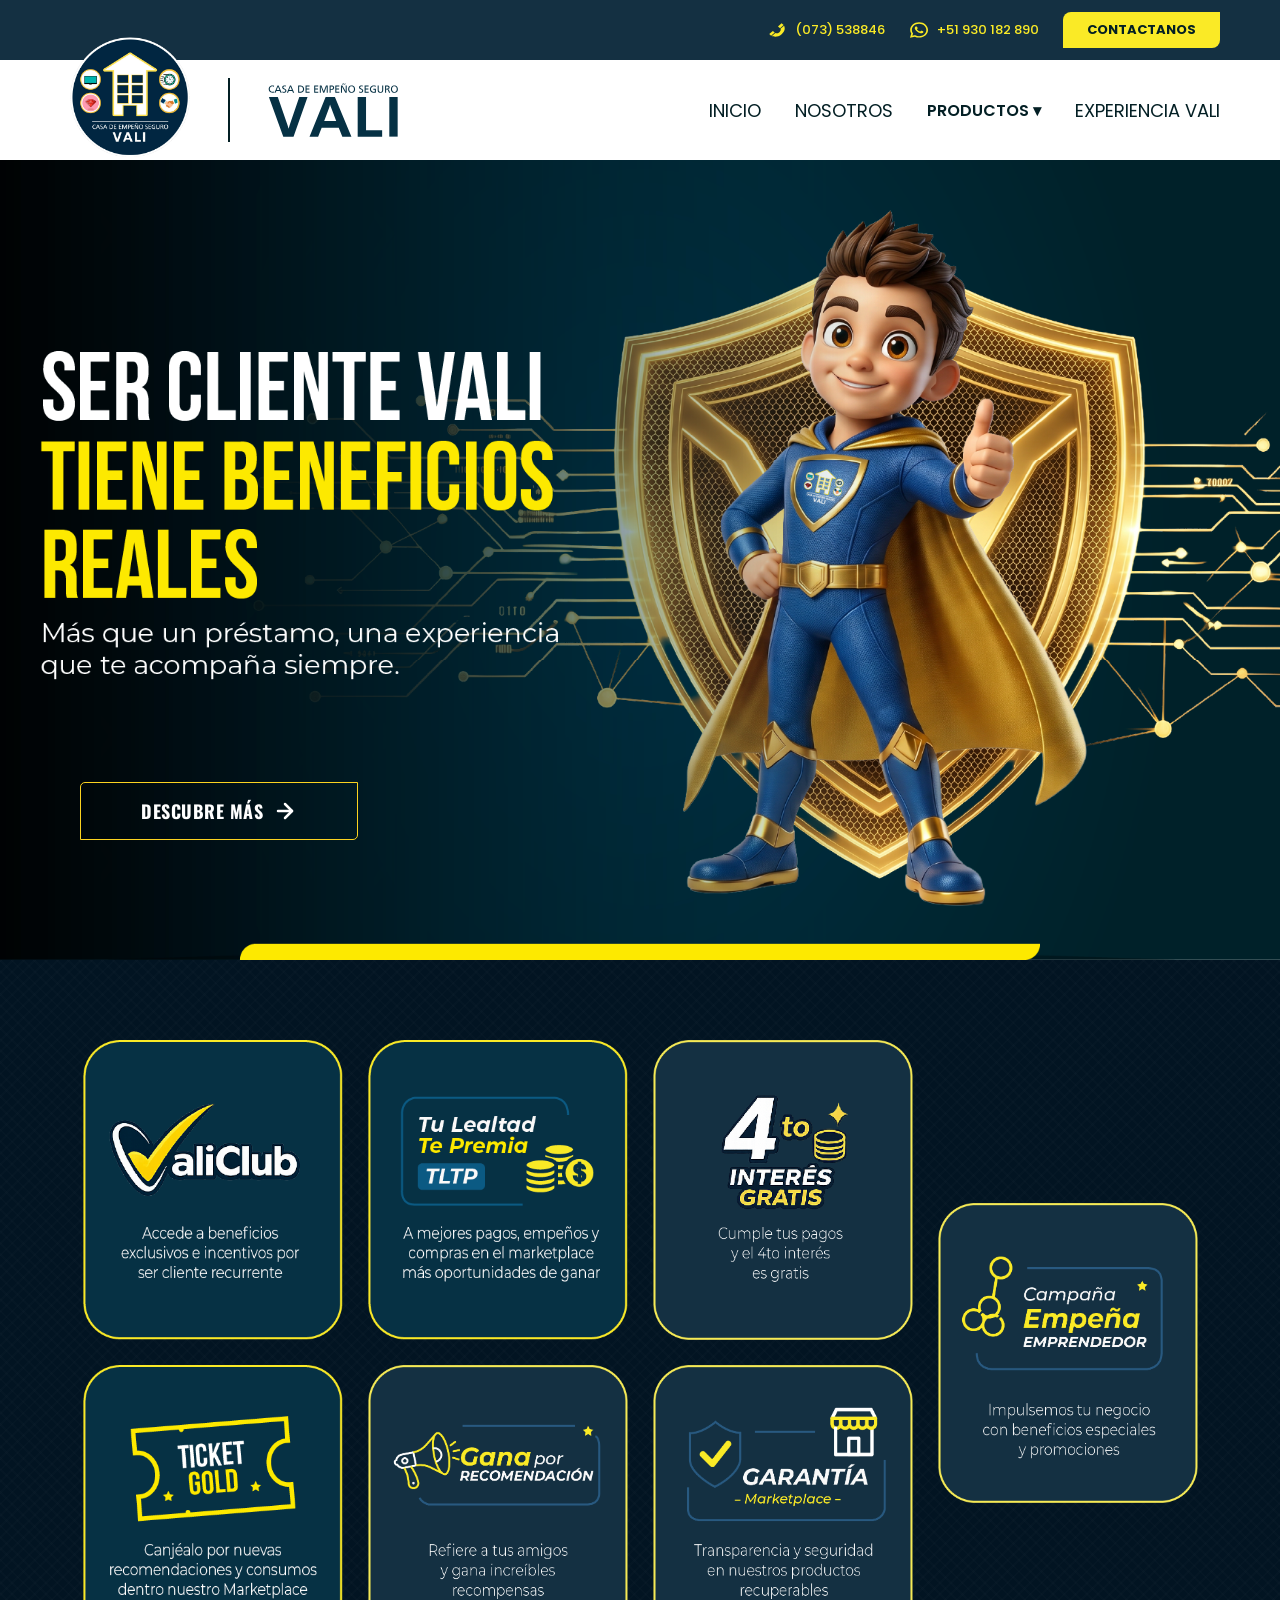
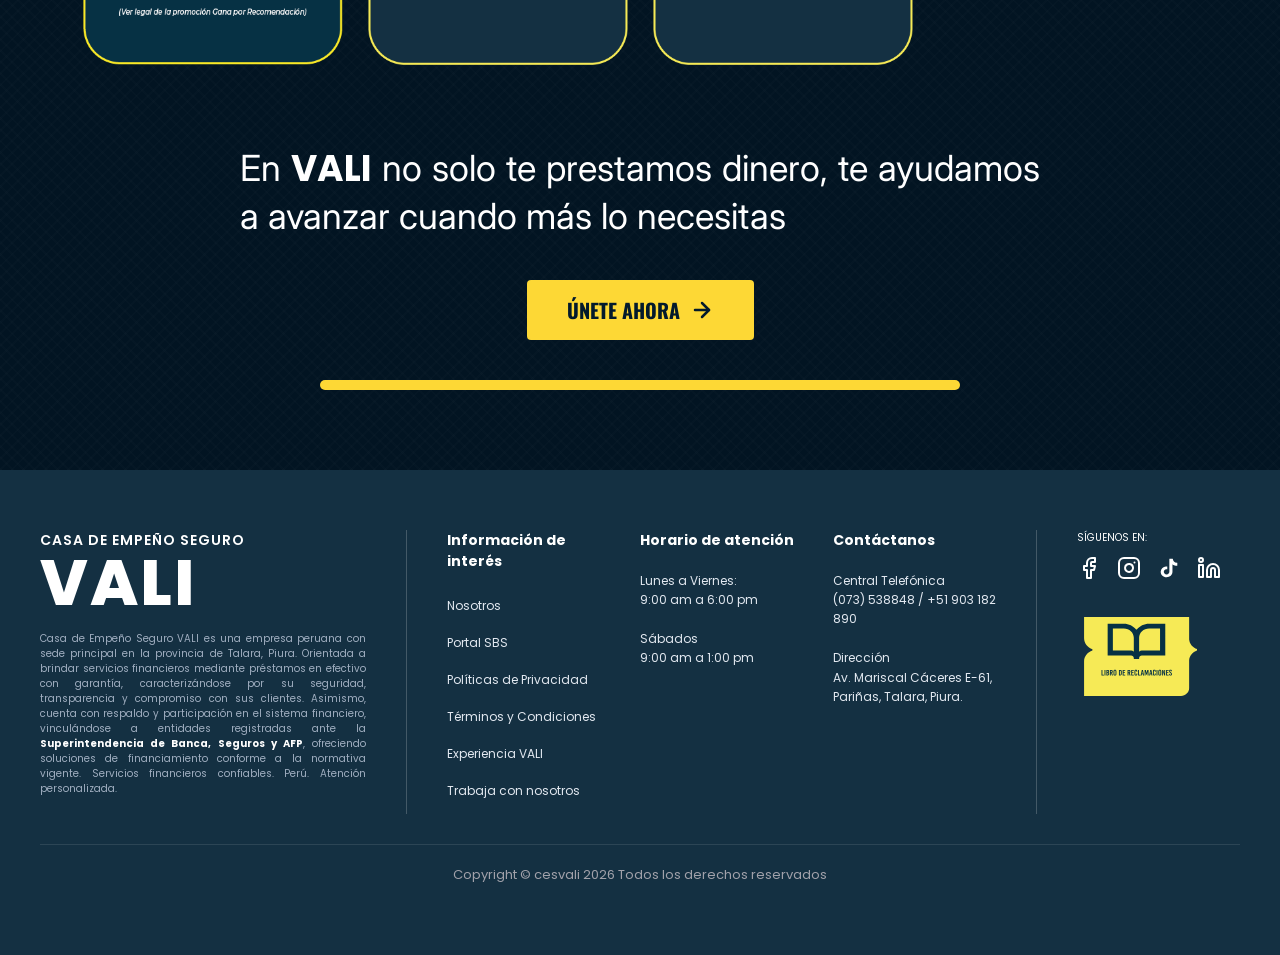
<file: experiencia.html>
<!DOCTYPE html>
<html lang="es">

<head>
    <meta charset="UTF-8">
    <meta name="viewport" content="width=device-width, initial-scale=1.0">
    <title>Experiencia VALI</title>

    <!-- Fuentes -->
    <link
        href="https://fonts.googleapis.com/css2?family=Oswald:wght@500;700&family=Poppins:wght@300;400;600;700;800&display=swap"
        rel="stylesheet">
    <link
        href="https://fonts.googleapis.com/css2?family=Inter:wght@400;500;600;700&family=Montserrat:wght@400;700;800&family=Bebas+Neue&display=swap"
        rel="stylesheet">

    <!-- Estilos -->
    <link rel="stylesheet" href="css/styles.css">
    <link rel="stylesheet" href="css/experiencia.css">

    <!-- Scripts -->
    <script src="js/components.js" defer></script>
</head>

<body>

    <!-- Header Dinámico -->
    <div id="header-container"></div>

    <main>
        <!-- HERO EXPERIENCIA VALI -->
        <section class="exp-hero">
            <div class="exp-hero-container">
                <div class="exp-hero-copy">
                    <!--<h1>SER CLIENTE VALI <br><span>TIENE BENEFICIOS<br>REALES</span></h1>
                    <p>Más que un préstamo, una experiencia<br>que te acompaña siempre.</p>-->
                </div>
                <a href="#beneficios" class="btn-outline">DESCUBRE MÁS <svg xmlns="http://www.w3.org/2000/svg"
                        width="24" height="24" viewBox="0 0 24 24" fill="none" stroke="currentColor" stroke-width="2.5"
                        stroke-linecap="round" stroke-linejoin="round">

                        <line x1="5" y1="12" x2="19" y2="12"></line>
                        <polyline points="12 5 19 12 12 19"></polyline>
                    </svg></a>
            </div>
        </section>

        <!-- SECCIÓN BENEFICIOS -->
        <section class="exp-benefits" id="beneficios">
            <div class="exp-benefits-container">

                <div class="benefits-grid">
                    <!-- Columna 1 -->
                    <div class="b-col">
                        <div class="b-card">
                            <img src="assets/img/EXPERIENCIA VALI/EV__valiclub.webp" alt="ValiClub">
                        </div>
                        <div class="b-card">
                            <img src="assets/img/EXPERIENCIA VALI/EV__ticket gold.webp" alt="Ticket Gold">
                        </div>
                    </div>

                    <!-- Columna 2 -->
                    <div class="b-col">
                        <div class="b-card">
                            <img src="assets/img/EXPERIENCIA VALI/EV__TLTP.webp" alt="Tu Lealtad Te Premia">
                        </div>
                        <div class="b-card">
                            <img src="assets/img/EXPERIENCIA VALI/EV__gana recomen.png" alt="Gana por Recomendación">
                        </div>
                    </div>

                    <!-- Columna 3 -->
                    <div class="b-col">
                        <div class="b-card">
                            <img src="assets/img/EXPERIENCIA VALI/EV__4to interes.png" alt="4to Interés Gratis">
                        </div>
                        <div class="b-card">
                            <img src="assets/img/EXPERIENCIA VALI/EV__marketplac.png" alt="Garantía Marketplace">
                        </div>
                    </div>

                    <!-- Columna 4 (Centrada verticalmente) -->
                    <div class="b-col col-center">
                        <div class="b-card">
                            <img src="assets/img/EXPERIENCIA VALI/EV__emprendedor.png" alt="Campaña Empeña Emprendedor">
                        </div>
                    </div>
                </div>

                <!-- Call To Action (Únete) -->
                <div class="exp-cta">
                    <h2>En <strong>VALI</strong> no solo te prestamos dinero, te ayudamos a avanzar cuando más lo
                        necesitas</h2>
                    <button class="btn-unete" id="btn-solicitar">
                        ÚNETE AHORA
                        <svg viewBox="0 0 24 24" width="24" height="24" stroke="currentColor" stroke-width="2.5"
                            fill="none" stroke-linecap="round" stroke-linejoin="round">
                            <line x1="5" y1="12" x2="19" y2="12"></line>
                            <polyline points="12 5 19 12 12 19"></polyline>
                        </svg>
                    </button>
                    <div class="cta-line"></div>
                </div>

            </div>
        </section>

    </main>

    <!-- Footer Dinámico -->
    <div id="footer-container"></div>

</body>
<script>
    const btnSolicitar = document.getElementById('btn-solicitar');

    btnSolicitar.addEventListener('click', () => {



        const mensaje = `Hola, quisiera conocer mas sobre la experiencia VALI`;

        const numero = '51903182890';

        const url = `https://wa.me/${numero}?text=${encodeURIComponent(mensaje)}`;

        window.open(url, '_blank');
    });
</script>

</html>
</file>
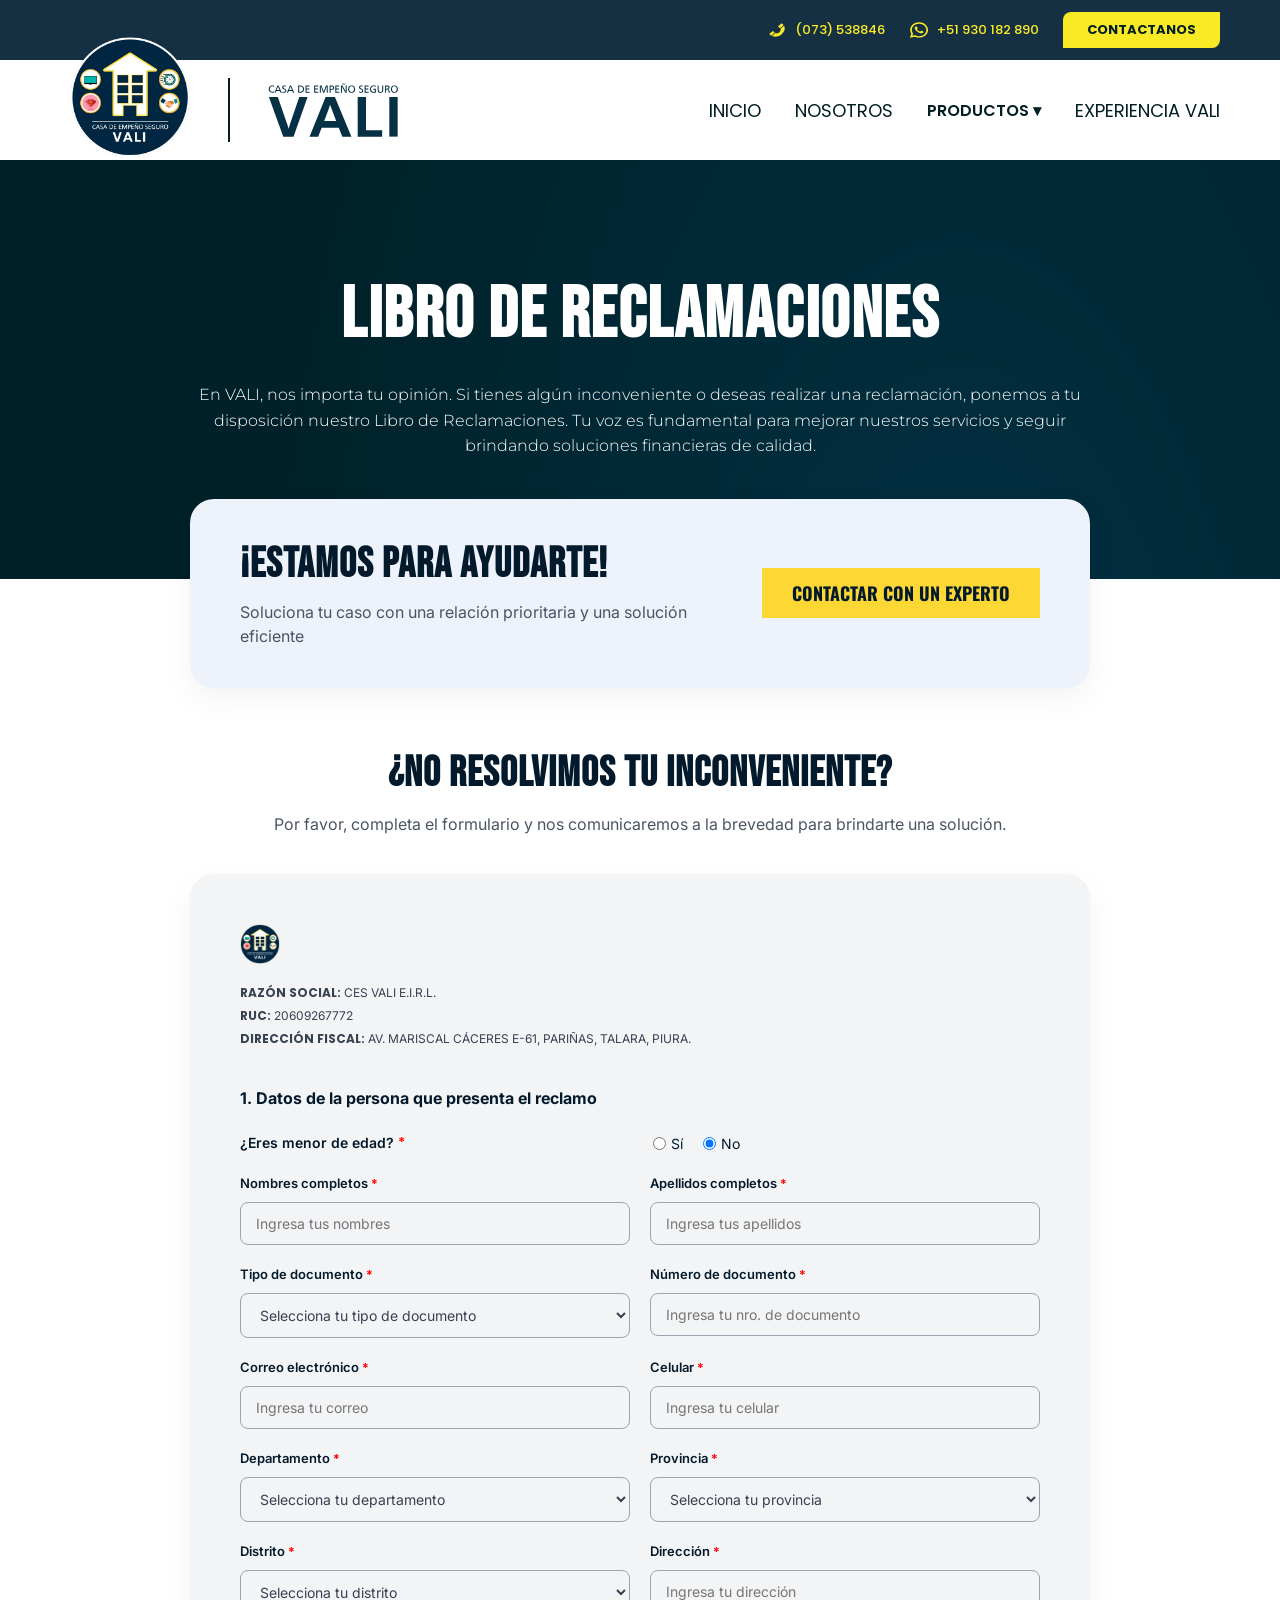
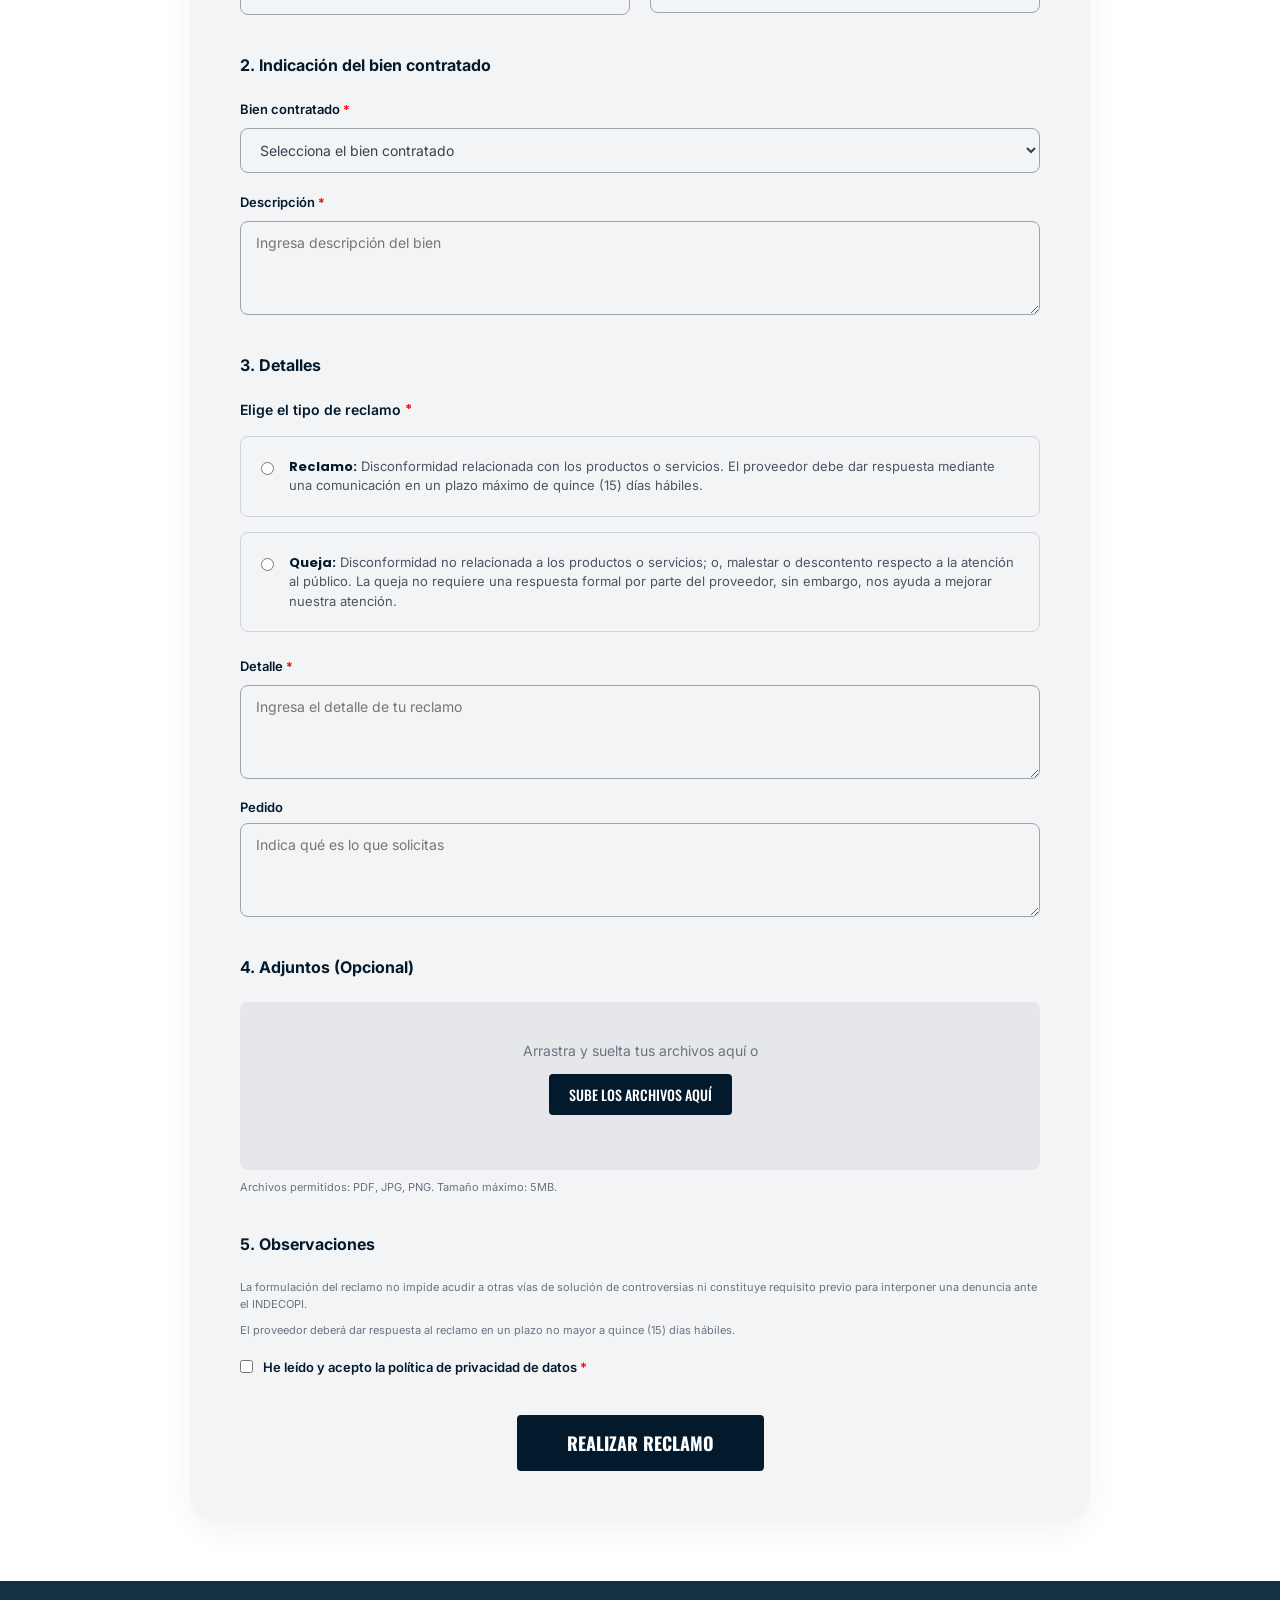
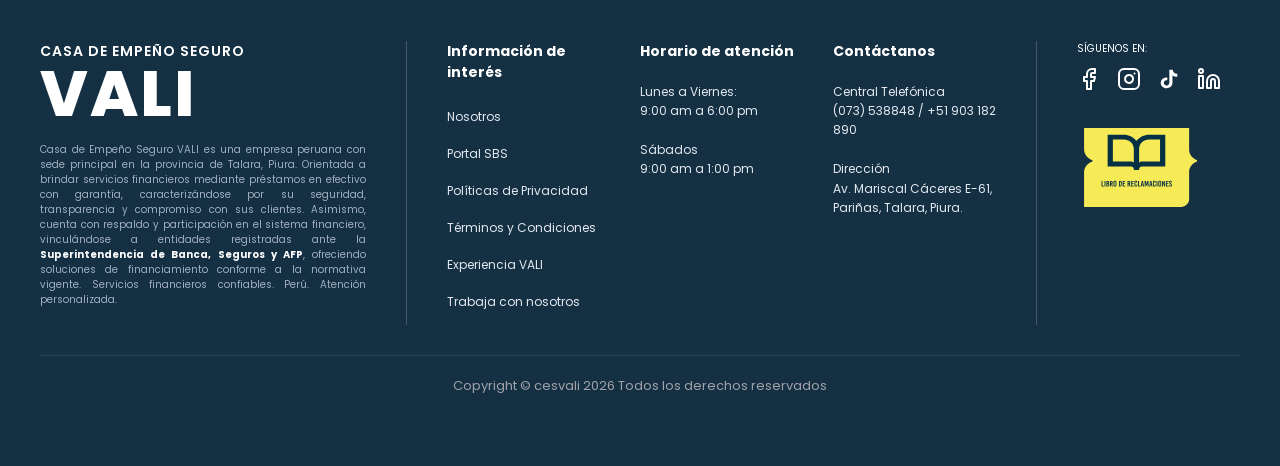
<file: libro_reclamaciones.html>
<!DOCTYPE html>
<html lang="es">

<head>
    <meta charset="UTF-8">
    <meta name="viewport" content="width=device-width, initial-scale=1.0">
    <title>Libro de Reclamaciones - VALI</title>

    <!-- Fuentes -->
    <link
        href="https://fonts.googleapis.com/css2?family=Oswald:wght@500;700&family=Poppins:wght@300;400;500;600;700;800&display=swap"
        rel="stylesheet">
    <link
        href="https://fonts.googleapis.com/css2?family=Inter:wght@400;500;600;700&family=Montserrat:wght@300;400;500;700;800&family=Bebas+Neue&display=swap"
        rel="stylesheet">

    <!-- Estilos -->
    <link rel="stylesheet" href="css/styles.css">
    <link rel="stylesheet" href="css/libro_reclamaciones.css">

    <!-- Scripts -->
    <script src="js/components.js" defer></script>
    <script src="js/ubigeo.js" defer></script>
</head>

<body>

    <!-- Header Dinámico -->
    <div id="header-container"></div>

    <main>
        <!-- HERO LIBRO DE RECLAMACIONES -->
        <section class="reclamo-hero">
            <div class="reclamo-hero-container">
                <h1>LIBRO DE RECLAMACIONES</h1>
                <p>En VALI, nos importa tu opinión. Si tienes algún inconveniente o deseas realizar una reclamación,
                    ponemos a tu disposición nuestro Libro de Reclamaciones. Tu voz es fundamental para mejorar nuestros
                    servicios y seguir brindando soluciones financieras de calidad.</p>
            </div>
        </section>
        <section class="reclamo-ayuda-section">
            <div class="reclamo-ayuda-card">
                <div class="reclamo-ayuda-text">
                    <h2>¡ESTAMOS PARA AYUDARTE!</h2>
                    <p>Soluciona tu caso con una relación prioritaria y una solución eficiente</p>
                </div>
                <div class="reclamo-ayuda-action">
                    <button class="btn-solicita-ayuda" id="btn-comunicate">CONTACTAR CON UN EXPERTO</button>
                </div>
            </div>
        </section>
        <!-- SECCIÓN FORMULARIO -->
        <section class="reclamo-form-section">
            <div class="reclamo-form-header">
                <h2>¿NO RESOLVIMOS TU INCONVENIENTE?</h2>
                <p>Por favor, completa el formulario y nos comunicaremos a la brevedad para brindarte una solución.</p>
            </div>

            <div class="reclamo-form-container">

                <!-- Info Empresa -->
                <div class="form-company-info">
                    <img src="assets/img/logovali.png" alt="Logo VALI" class="form-logo">
                    <p><strong>RAZÓN SOCIAL:</strong> CES VALI E.I.R.L.</p>
                    <p><strong>RUC:</strong> 20609267772</p>
                    <p><strong>DIRECCIÓN FISCAL:</strong> AV. MARISCAL CÁCERES E-61, PARIÑAS, TALARA, PIURA.</p>
                </div>

                <form class="reclamo-form" id="reclamoForm" enctype="multipart/form-data">

                    <!-- 1. Datos -->
                    <div class="form-section">
                        <h3>1. Datos de la persona que presenta el reclamo</h3>
                        <div class="form-group-inline">
                            <label>¿Eres menor de edad? <span style="color: red;">*</span></label>
                            <div class="radio-group">
                                <label><input type="radio" name="menor_edad" value="si"> Sí</label>
                                <label><input type="radio" name="menor_edad" value="no" checked> No</label>
                            </div>
                        </div>

                        <div class="form-grid">
                            <div class="form-group">
                                <label>Nombres completos <span style="color: red;">*</span></label>
                                <input type="text" name="nombres" placeholder="Ingresa tus nombres" required>
                            </div>
                            <div class="form-group">
                                <label>Apellidos completos <span style="color: red;">*</span></label>
                                <input type="text" name="apellidos" placeholder="Ingresa tus apellidos" required>
                            </div>
                            <div class="form-group">
                                <label>Tipo de documento <span style="color: red;">*</span></label>
                                <select name="tipo_documento" required>
                                    <option value="" disabled selected>Selecciona tu tipo de documento</option>
                                    <option value="DNI">DNI</option>
                                    <option value="CE">Carné de Extranjería</option>
                                </select>
                            </div>
                            <div class="form-group">
                                <label>Número de documento <span style="color: red;">*</span></label>
                                <input type="text" name="numero_documento" placeholder="Ingresa tu nro. de documento"
                                    required>
                            </div>
                            <div class="form-group">
                                <label>Correo electrónico <span style="color: red;">*</span></label>
                                <input type="email" name="correo" placeholder="Ingresa tu correo" required>
                            </div>
                            <div class="form-group">
                                <label>Celular <span style="color: red;">*</span></label>
                                <input type="tel" name="celular" placeholder="Ingresa tu celular" required>
                            </div>
                            <div class="form-group">
                                <label>Departamento <span style="color: red;">*</span></label>
                                <select name="departamento" required>
                                    <option value="" disabled selected>Selecciona tu departamento</option>
                                </select>
                            </div>
                            <div class="form-group">
                                <label>Provincia <span style="color: red;">*</span></label>
                                <select name="provincia" required>
                                    <option value="" disabled selected>Selecciona tu provincia</option>
                                </select>
                            </div>
                            <div class="form-group">
                                <label>Distrito <span style="color: red;">*</span></label>
                                <select name="distrito" required>
                                    <option value="" disabled selected>Selecciona tu distrito</option>
                                </select>
                            </div>
                            <div class="form-group">
                                <label>Dirección <span style="color: red;">*</span></label>
                                <input type="text" name="direccion" placeholder="Ingresa tu dirección" required>
                            </div>
                        </div>
                    </div>

                    <!-- 2. Bien contratado -->
                    <div class="form-section">
                        <h3>2. Indicación del bien contratado</h3>
                        <div class="form-group">
                            <label>Bien contratado <span style="color: red;">*</span></label>
                            <select name="bien_contratado" required>
                                <option value="" disabled selected>Selecciona el bien contratado</option>
                                <option value="electro">Garantía Electro</option>
                                <option value="joya">Garantía Joyas de oro</option>
                                <option value="marketplace">Marketplace</option>
                            </select>
                        </div>
                        <div class="form-group">
                            <label>Descripción <span style="color: red;">*</span></label>
                            <textarea name="descripcion" placeholder="Ingresa descripción del bien" rows="4"
                                required></textarea>
                        </div>
                    </div>

                    <!-- 3. Detalles -->
                    <div class="form-section">
                        <h3>3. Detalles</h3>
                        <label class="section-label">Elige el tipo de reclamo <span style="color: red;">*</span></label>
                        <div class="reclamo-tipo-box">
                            <label class="radio-box">
                                <input type="radio" name="tipo_reclamo" value="reclamo" required>
                                <span><strong>Reclamo:</strong> Disconformidad relacionada con los productos o
                                    servicios. El proveedor debe dar respuesta mediante una comunicación en un plazo
                                    máximo de quince (15) días hábiles.</span>
                            </label>
                            <label class="radio-box">
                                <input type="radio" name="tipo_reclamo" value="queja" required>
                                <span><strong>Queja:</strong> Disconformidad no relacionada a los productos o servicios;
                                    o, malestar o descontento respecto a la atención al público. La queja no requiere
                                    una respuesta formal por parte del proveedor, sin embargo, nos ayuda a mejorar
                                    nuestra atención.</span>
                            </label>
                        </div>

                        <div class="form-group">
                            <label>Detalle <span style="color: red;">*</span></label>
                            <textarea name="detalle" placeholder="Ingresa el detalle de tu reclamo" rows="4"
                                required></textarea>
                        </div>
                        <div class="form-group">
                            <label>Pedido</label>
                            <textarea name="pedido" placeholder="Indica qué es lo que solicitas" rows="4"
                                required></textarea>
                        </div>
                    </div>

                    <!-- 4. Adjuntos -->
                    <div class="form-section">
                        <h3>4. Adjuntos (Opcional)</h3>
                        <div class="upload-box">
                            <p>Arrastra y suelta tus archivos aquí o</p>
                            <button type="button" class="btn-upload" id="btn-upload">SUBE LOS ARCHIVOS AQUÍ</button>
                            <input type="file" name="archivo" id="file-input" hidden accept=".pdf,.jpg,.jpeg,.png">
                            <p id="file-name" style="margin-top:10px; font-weight:600; color:#031a2c;"></p>
                        </div>
                        <p class="upload-help">Archivos permitidos: PDF, JPG, PNG. Tamaño máximo: 5MB.</p>
                    </div>

                    <!-- 5. Observaciones -->
                    <div class="form-section form-observaciones">
                        <h3>5. Observaciones</h3>
                        <p>La formulación del reclamo no impide acudir a otras vías de solución de controversias ni
                            constituye requisito previo para interponer una denuncia ante el INDECOPI.</p>
                        <p>El proveedor deberá dar respuesta al reclamo en un plazo no mayor a quince (15) días hábiles.
                        </p>

                        <label class="checkbox-box">
                            <input type="checkbox" required>
                            <span>He leído y acepto la política de privacidad de datos <span
                                    style="color: red;">*</span></span>
                        </label>
                    </div>

                    <div id="mensajeExito"
                        style="display:none; background-color: #d4edda; color: #155724; padding: 15px; margin-bottom: 20px; border-radius: 4px; text-align: center; font-weight: bold; border: 1px solid #c3e6cb;">
                        TU RECLAMO FUE INGRESADO CON ÉXITO
                    </div>

                    <div class="form-submit-container">
                        <button type="submit" class="btn-submit-reclamo" id="btn-submit">REALIZAR RECLAMO</button>
                    </div>
                </form>
            </div>
        </section>


    </main>

    <!-- Footer Dinámico -->
    <div id="footer-container"></div>

</body>
<script>
    // Lógica para botón de comunicarse
    const btnComunicate = document.getElementById('btn-comunicate');
    if (btnComunicate) {
        btnComunicate.addEventListener('click', () => {
            const mensaje = 'Hola, quisiera comunicarme con un asesor para recibir más información.';
            const numero = '51987555254';
            const url = `https://wa.me/${numero}?text=${encodeURIComponent(mensaje)}`;
            window.open(url, '_blank');
        });
    }

    // Lógica para subida de archivo
    const btnUpload = document.getElementById('btn-upload');
    const fileInput = document.getElementById('file-input');
    const fileNameDisplay = document.getElementById('file-name');

    if (btnUpload && fileInput) {
        btnUpload.addEventListener('click', () => {
            fileInput.click();
        });

        fileInput.addEventListener('change', (e) => {
            if (e.target.files.length > 0) {
                fileNameDisplay.textContent = 'Archivo adjuntado: ' + e.target.files[0].name;
            } else {
                fileNameDisplay.textContent = '';
            }
        });
    }

    // Lógica para envío del formulario
    const reclamoForm = document.getElementById('reclamoForm');
    const mensajeExito = document.getElementById('mensajeExito');
    const btnSubmit = document.getElementById('btn-submit');

    if (reclamoForm) {
        reclamoForm.addEventListener('submit', function (e) {
            e.preventDefault(); // Evita recargar la página

            btnSubmit.textContent = 'ENVIANDO...';
            btnSubmit.disabled = true;

            // Recolectar datos del formulario
            const formData = new FormData(reclamoForm);

            // Enviar a nuestro archivo PHP local
            fetch('guardar_reclamo.php', {
                method: 'POST',
                body: formData
            })
                .then(response => response.json())
                .then(data => {
                    btnSubmit.textContent = 'REALIZAR RECLAMO';
                    btnSubmit.disabled = false;

                    if (data.success) {
                        // Mostrar mensaje de éxito
                        mensajeExito.style.display = 'block';

                        // Limpiar formulario y archivo adjunto
                        reclamoForm.reset();
                        fileNameDisplay.textContent = '';

                        // Opcional: ocultar mensaje después de 5 segundos
                        setTimeout(() => {
                            mensajeExito.style.display = 'none';
                        }, 5000);
                    } else {
                        alert('Hubo un error al guardar el reclamo: ' + (data.error || 'Inténtalo nuevamente.'));
                    }
                })
                .catch(error => {
                    console.error('Error:', error);
                    btnSubmit.textContent = 'REALIZAR RECLAMO';
                    btnSubmit.disabled = false;
                    alert('Ocurrió un error de red. Por favor verifica tu conexión e intenta de nuevo.');
                });
        });
    }
</script>

</html>
</file>
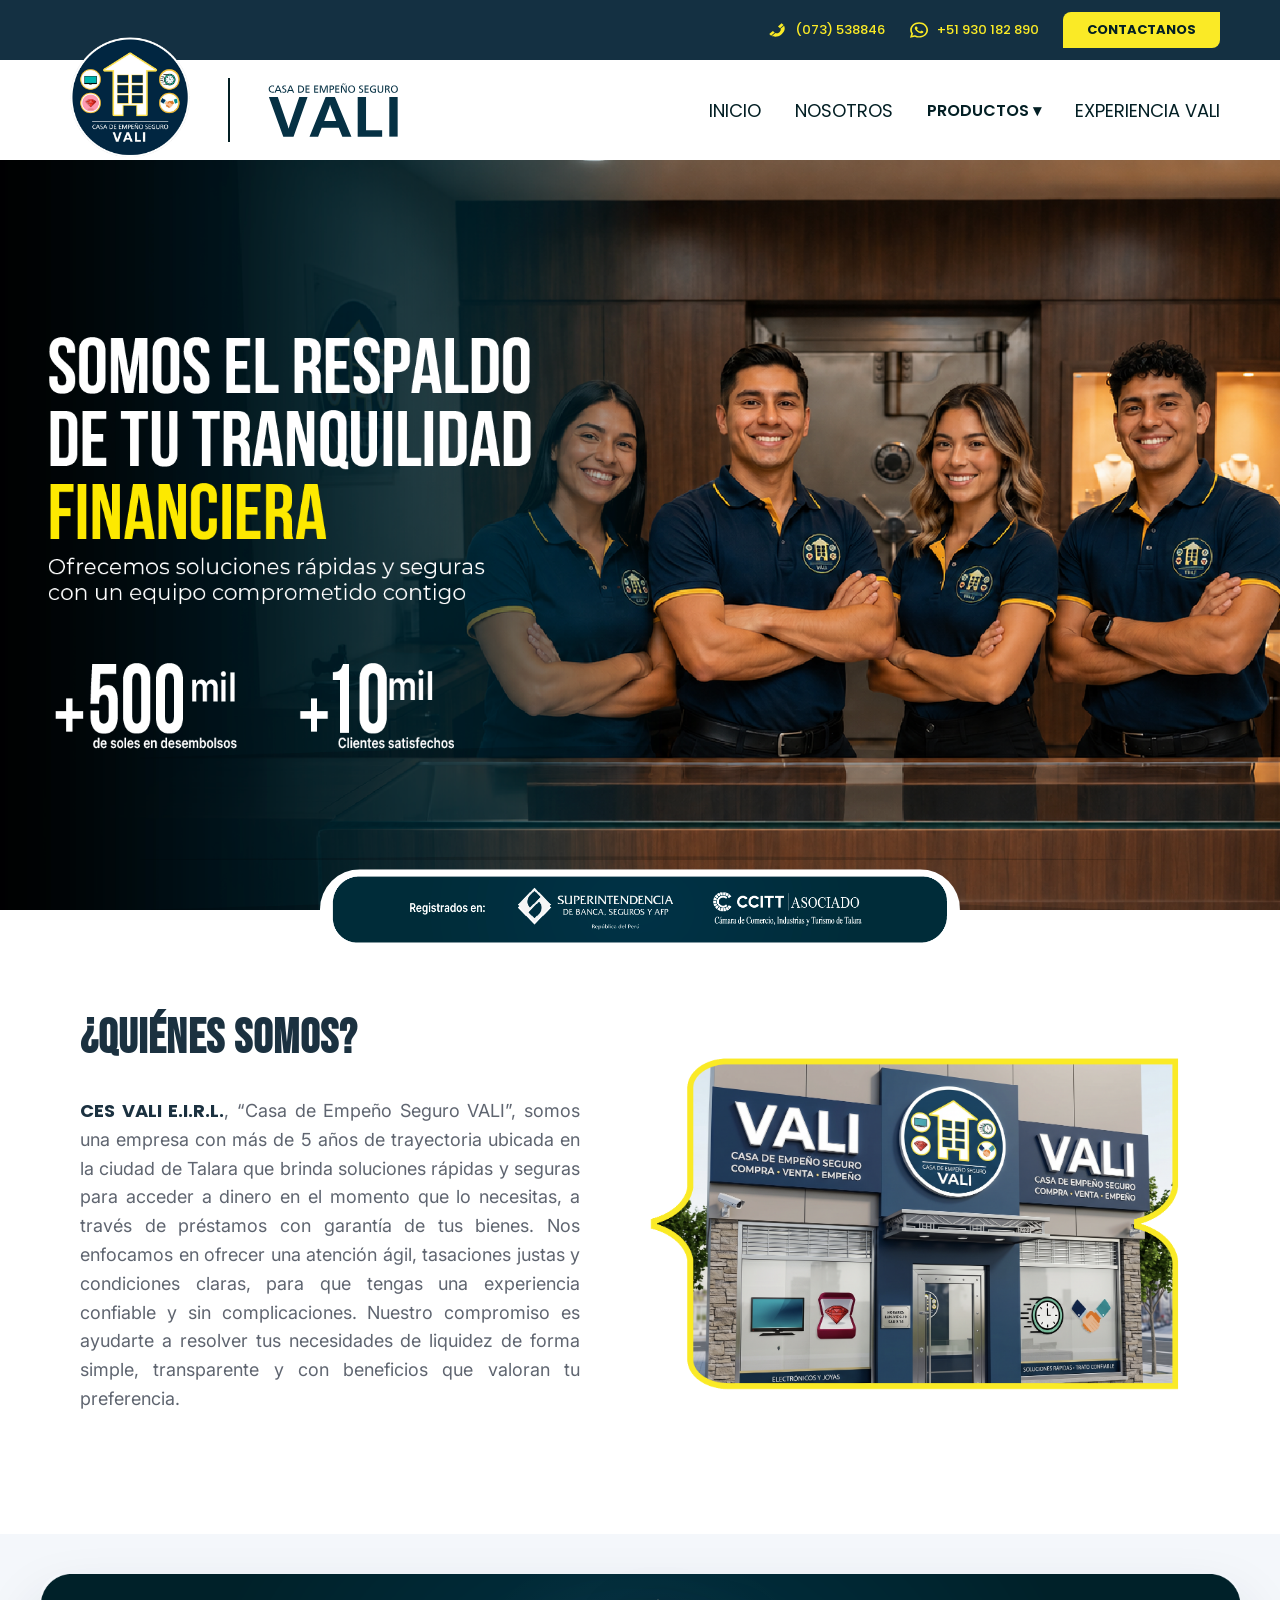
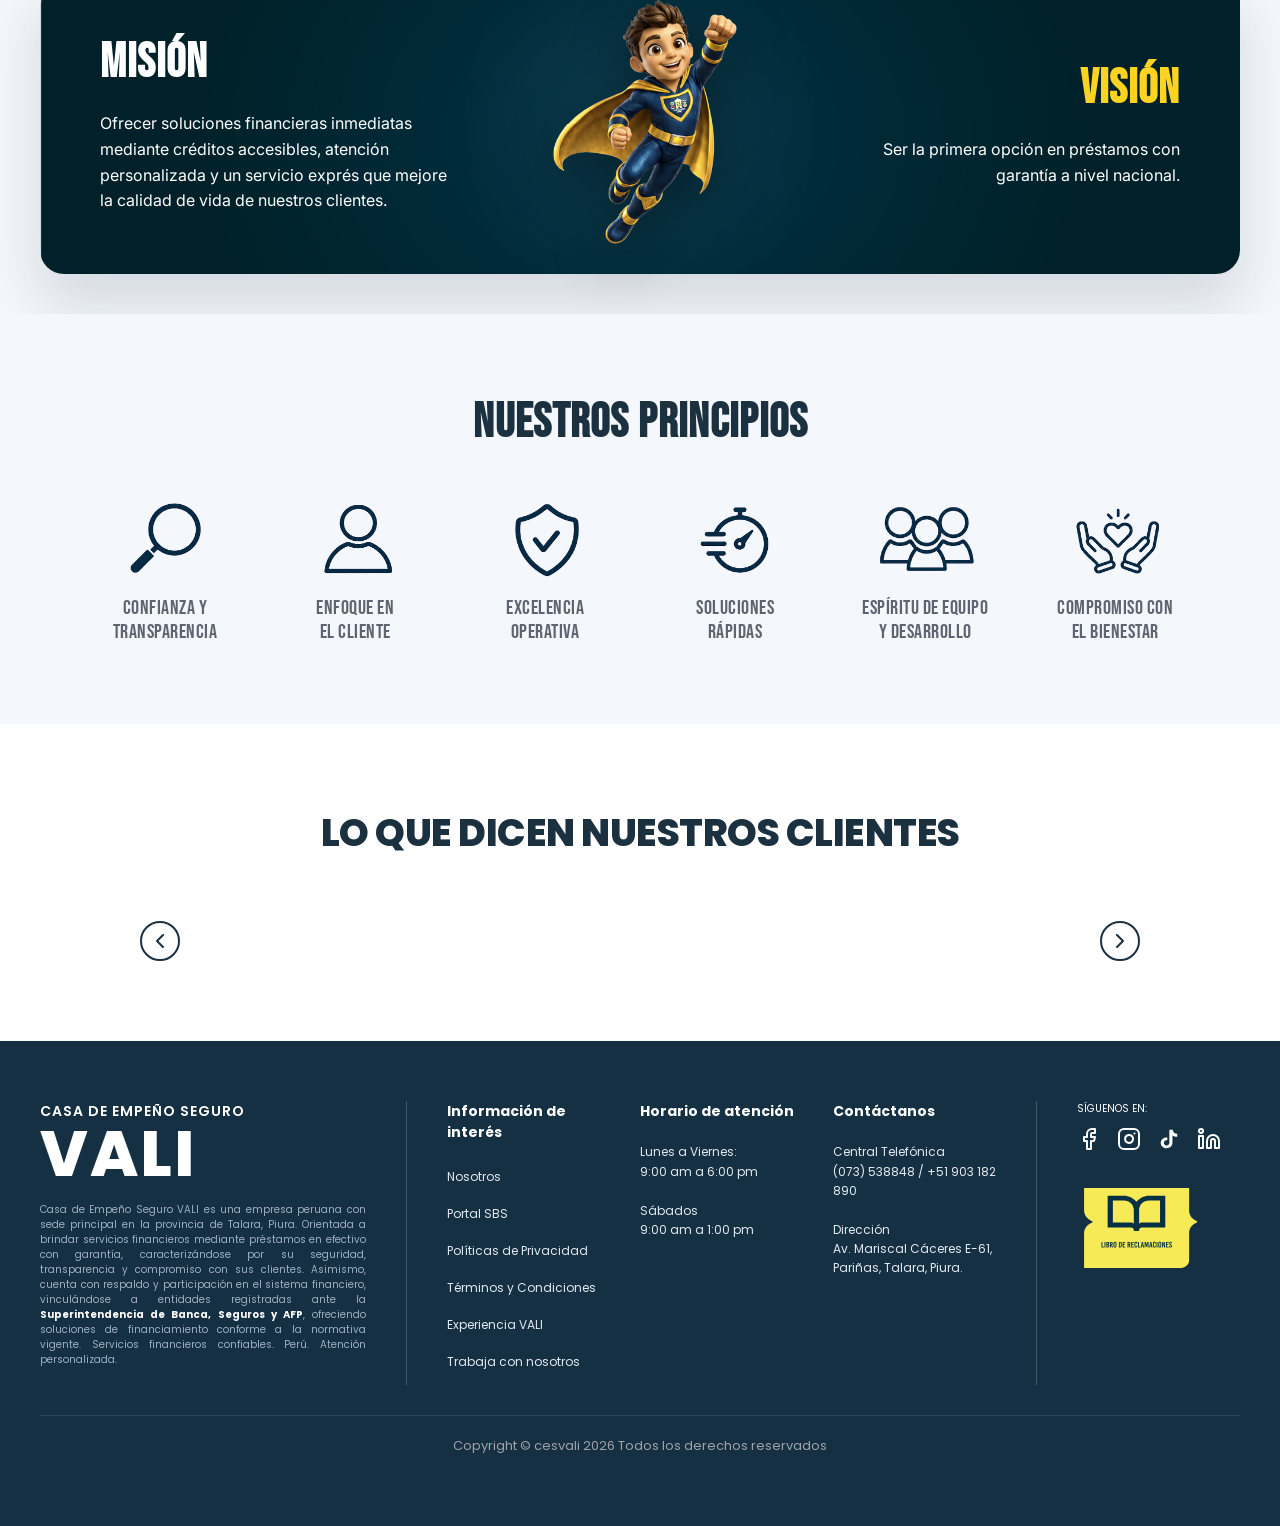
<file: nosotros.html>
<!DOCTYPE html>
<html lang="es">

<head>
    <meta charset="UTF-8">
    <meta name="viewport" content="width=device-width, initial-scale=1.0">
    <title>Nosotros - VALI</title>

    <link
        href="https://fonts.googleapis.com/css2?family=Oswald:wght@500;700&family=Poppins:wght@300;400;600;700;800&display=swap"
        rel="stylesheet">
    <link rel="stylesheet" href="css/styles.css">
    <link rel="stylesheet" href="css/nosotros.css">
    <script src="js/components.js" defer></script>
    <style>
        .banner-bg {
            background-image: url('assets/img/NOSOTROS/N_BANNER_NOSOTROS.webp');
        }

        @media (max-width: 991px) {
            .banner-bg {
                /* Reemplaza esta ruta con tu imagen para celular */
                background-image: url('assets/img/NOSOTROS/MOBILE/N_BANNER_NOSOTROS_MOVIL.webp');
            }
        }
    </style>
</head>

<body>

    <div id="header-container"></div>

    <main class="nosotros-page">

        <!-- Hero / Banner -->
        <section class="n-hero banner-bg">
            <!--<div class="n-hero-content">
                <h1>SOMOS EL RESPALDO DE TU<br>TRANQUILIDAD <span>FINANCIERA</span></h1>
                <p>Ofrecemos soluciones rápidas y seguras con un equipo comprometido contigo.</p>

                <div class="n-stats">
                    <div class="n-stat-item">
                        <span class="n-stat-number">+500<span class="mil">mil</span></span>
                        <span class="n-stat-text">de soles en desembolsos</span>
                    </div>
                    <div class="n-stat-item">
                        <span class="n-stat-number">+10<span class="mil">mil</span></span>
                        <span class="n-stat-text">Clientes satisfechos</span>
                    </div>
                </div>
            </div> -->

            <!-- Registration Bar flotante -->
            <div class="n-registro">
                <img src="assets/img/NOSOTROS/N_REGISTRADO.webp" alt="Registrados en la SBS y CCITT">
            </div>
        </section>

        <!-- Quienes Somos -->
        <section class="n-quienes-somos reveal" id="quienes-somos">
            <div class="n-container">
                <div class="n-qs-text">
                    <h2>¿QUIÉNES SOMOS?</h2>
                    <p><strong>CES VALI E.I.R.L.</strong>, “Casa de Empeño Seguro VALI”, somos una empresa con más de 5
                        años de trayectoria ubicada en la ciudad de Talara que brinda soluciones rápidas y
                        seguras para acceder a dinero en el momento que lo necesitas, a través de préstamos
                        con garantía de tus bienes. Nos enfocamos en ofrecer una atención ágil, tasaciones
                        justas y condiciones claras, para que tengas una experiencia confiable y sin
                        complicaciones. Nuestro compromiso es ayudarte a resolver tus necesidades de
                        liquidez de forma simple, transparente y con beneficios que valoran tu preferencia.</p>
                </div>
                <div class="n-qs-image">
                    <img src="assets/img/NOSOTROS/N_QUIENES SOMOSlocal.png" alt="Local VALI">
                </div>
            </div>
        </section>

        <!-- Mision y Vision -->
        <section class="n-mision-vision reveal">
            <div class="n-mv-container">
                <div class="n-mv-box n-mision">
                    <h3>MISIÓN</h3>
                    <p>Ofrecer soluciones financieras inmediatas mediante créditos accesibles, atención
                        personalizada y un servicio exprés que mejore la calidad de vida de nuestros clientes.</p>
                </div>

                <div class="n-mv-mascot">
                    <img src="assets/img/NOSOTROS/__PERSONAJE_2.webp" alt="Mascota VALI">
                </div>

                <div class="n-mv-box n-vision">
                    <h3>VISIÓN</h3>
                    <p>Ser la primera opción en préstamos con garantía a nivel nacional.</p>
                </div>
            </div>
        </section>

        <!-- Nuestros Principios -->
        <section class="n-principios reveal">
            <div class="n-container">
                <h2>NUESTROS PRINCIPIOS</h2>

                <div class="n-principios-grid">
                    <div class="n-p-item">
                        <img src="assets/img/NOSOTROS/confianza.png" alt="Confianza y Transparencia">
                        <div class="n-p-text">CONFIANZA Y<br>TRANSPARENCIA</div>
                    </div>
                    <div class="n-p-item">
                        <img src="assets/img/NOSOTROS/enfoque.png" alt="Enfoque en el cliente">
                        <div class="n-p-text">ENFOQUE EN<br>EL CLIENTE</div>
                    </div>
                    <div class="n-p-item">
                        <img src="assets/img/NOSOTROS/excelencia.png" alt="Excelencia Operativa">
                        <div class="n-p-text">EXCELENCIA<br>OPERATIVA</div>
                    </div>
                    <div class="n-p-item">
                        <img src="assets/img/NOSOTROS/soluciones.png" alt="Soluciones Rápidas">
                        <div class="n-p-text">SOLUCIONES<br>RÁPIDAS</div>
                    </div>
                    <div class="n-p-item">
                        <img src="assets/img/NOSOTROS/equipo.png" alt="Espíritu de Equipo y Desarrollo">
                        <div class="n-p-text">ESPÍRITU DE EQUIPO<br>Y DESARROLLO</div>
                    </div>
                    <div class="n-p-item">
                        <img src="assets/img/NOSOTROS/compromiso.png" alt="Compromiso con el Bienestar">
                        <div class="n-p-text">COMPROMISO CON<br>EL BIENESTAR</div>
                    </div>
                </div>
            </div>
        </section>

        <!-- Testimonios -->
        <div id="testimonios-container"></div>

    </main>

    <div id="footer-container"></div>

</body>

</html>
</file>
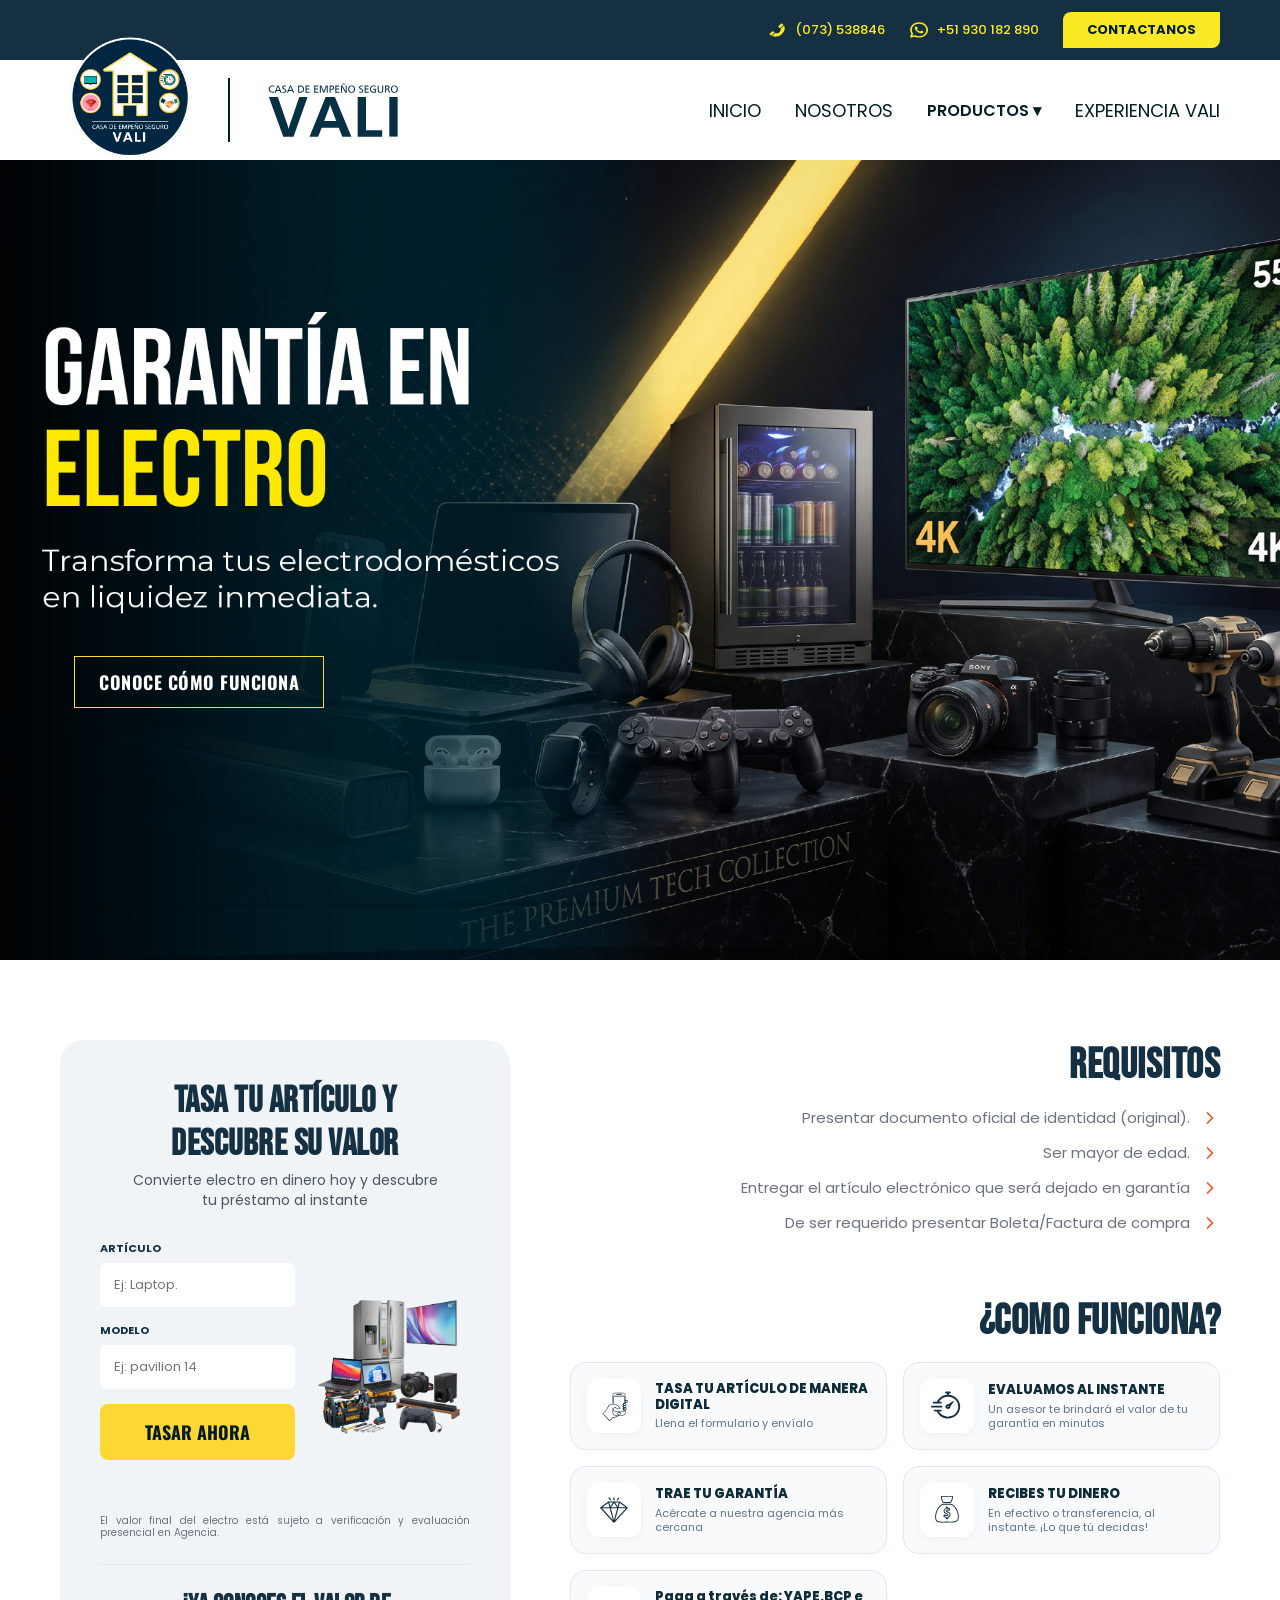
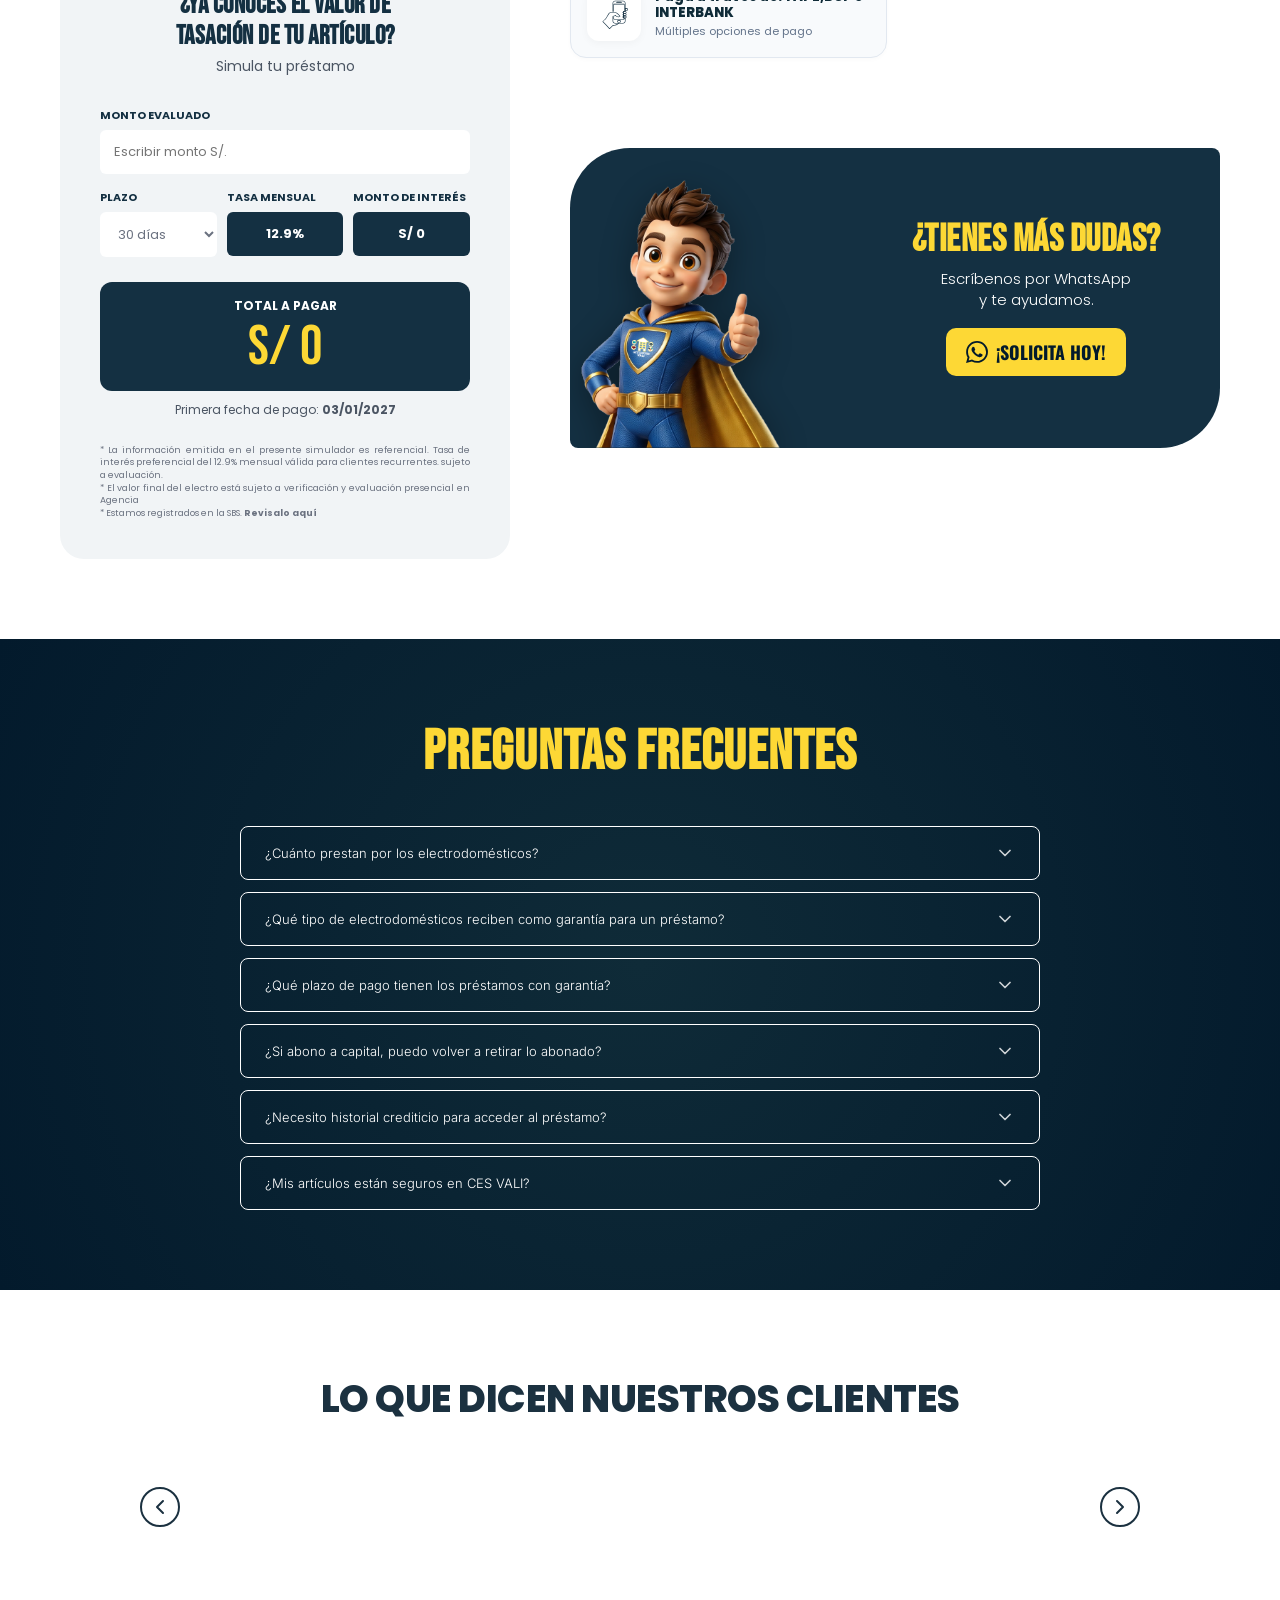
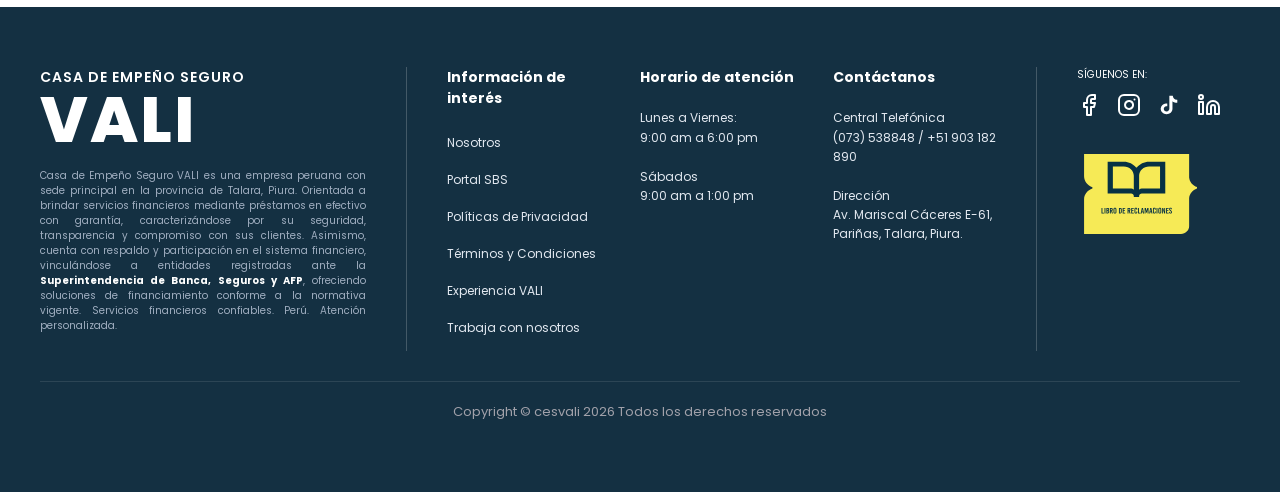
<file: producto_electro.html>
<!DOCTYPE html>
<html lang="es">

<head>
    <meta charset="UTF-8">
    <meta name="viewport" content="width=device-width, initial-scale=1.0">
    <title>Garantía Electro - VALI</title>

    <!-- Fuentes -->
    <link
        href="https://fonts.googleapis.com/css2?family=Oswald:wght@500;700&family=Poppins:wght@300;400;600;700;800&display=swap"
        rel="stylesheet">
    <link
        href="https://fonts.googleapis.com/css2?family=Inter:wght@400;500;600;700&family=Montserrat:wght@400;700;800&family=Bebas+Neue&display=swap"
        rel="stylesheet">

    <link rel="stylesheet" href="css/styles.css">
    <link rel="stylesheet" href="css/producto_electro.css">
    <script src="js/components.js" defer></script>
</head>

<body>

    <div id="header-container"></div>

    <main>
        <!-- HERO ELECTRO -->
        <section class="electro-hero">
            <div class="electro-hero-container">
                <div class="electro-hero-copy">
                    <!--<h1>GARANTÍA EN <br><span>ELECTRO</span></h1>
                    <p>Transforma tus electrodomésticos en liquidez inmediata.</p>-->
                    <a href="#como_funciona" class="btn-outline-yellow">CONOCE CÓMO FUNCIONA</a>
                </div>
            </div>
        </section>

        <!-- SECTION INFO ELECTRO (Calculadora + Requisitos) -->
        <section class="electro-info" id="calculadora">
            <div class="electro-info-container">

                <!-- IZQUIERDA: Calculadora -->
                <div class="electro-calc-card">
                    <div class="calc-header">
                        <h2>TASA TU ARTÍCULO Y <br> DESCUBRE SU VALOR</h2>
                        <p>Convierte electro en dinero hoy y descubre<br>tu préstamo al instante</p>
                    </div>

                    <div class="calc-top-row">
                        <div class="calc-inputs-left">
                            <div class="calc-group">
                                <label>Artículo</label>
                                <input type="text" id="calc-articulo" placeholder="Ej: Laptop.">
                            </div>
                            <div class="calc-group">
                                <label>Modelo</label>
                                <input type="text" id="calc-modelo" placeholder="Ej: pavilion 14">
                            </div>
                            <div class="calc-group-btn">
                                <a class="btn-calc-submit btn-tasar" href="#"
                                    onclick="enviarWhatsAppElectro(event)">Tasar
                                    ahora</a>
                            </div>
                        </div>
                        <div class="calc-image-right"
                            style="display: flex; flex-direction: column; align-items: center; text-align: center;">
                            <img src="assets/img/PRODUCTO_ELECTRO/productos1.webp" alt="Electrodomésticos">
                        </div>
                    </div>
                    <p class="calc-disclaimer" style="margin-top: 25px; font-size: 10px; line-height: 1.2;">El valor
                        final del electro está sujeto a verificación y evaluación presencial en Agencia.</p>
                    <hr class="calc-divider">

                    <div class="calc-header calc-header-small">
                        <h2>¿YA CONOCES EL VALOR DE <br>TASACIÓN DE TU ARTÍCULO?</h2>
                        <p>Simula tu préstamo</p>
                    </div>

                    <div class="calc-two-cols">

                        <div class="calc-group">
                            <label>Monto evaluado</label>
                            <input type="number" id="calc-valor" placeholder="Escribir monto S/." min="0">
                        </div>
                    </div>

                    <div class="calc-three-cols">
                        <div class="calc-group">
                            <label>PLAZO</label>
                            <select>
                                <option>30 días</option>
                            </select>
                        </div>
                        <div class="calc-group">
                            <label>TASA MENSUAL</label>
                            <div class="calc-static-box">12.9%</div>
                        </div>
                        <div class="calc-group">
                            <label>MONTO DE INTERÉS</label>
                            <div class="calc-static-box" id="calc-interes">S/ 0</div>
                        </div>
                    </div>

                    <div class="calc-result-box">
                        <span class="result-label">TOTAL A PAGAR</span>
                        <div class="result-amount" id="calc-monto">S/ 0</div>
                    </div>
                    <div class="calc-date">Primera fecha de pago: <strong id="calc-fecha">--/--/----</strong></div>

                    <!--<button class="btn-calc-submit" id="btn-solicitar">SOLICITAR PRÉSTAMO</button>-->

                    <p class="calc-disclaimer">* La información emitida en el presente simulador es referencial. Tasa de
                        interés preferencial del 12.9% mensual válida para clientes recurrentes. sujeto a
                        evaluación.<br>
                        * El valor final del electro está sujeto a verificación y evaluación presencial en Agencia<br>
                        * Estamos registrados en la SBS. <strong><a
                                href="https://www.sbs.gob.pe/supervisados-y-registros/registros/otros-registros/casas-de-cambio-prestamos-y-empenos/empresas-de-prestamos-y-o-empeno">Revisalo
                                aquí</a></strong></p>
                </div>

                <!-- DERECHA: Info y Dudas -->
                <div class="electro-info-right">

                    <!-- Requisitos -->
                    <div class="electro-requisitos">
                        <h2>REQUISITOS</h2>
                        <ul>
                            <li>Presentar documento oficial de identidad (original). <svg viewBox="0 0 24 24" width="20"
                                    height="20" stroke="#F4511E" stroke-width="2" fill="none" stroke-linecap="round"
                                    stroke-linejoin="round">
                                    <polyline points="9 18 15 12 9 6"></polyline>
                                </svg></li>
                            <li>Ser mayor de edad. <svg viewBox="0 0 24 24" width="20" height="20" stroke="#F4511E"
                                    stroke-width="2" fill="none" stroke-linecap="round" stroke-linejoin="round">
                                    <polyline points="9 18 15 12 9 6"></polyline>
                                </svg></li>
                            <li>Entregar el artículo electrónico que será dejado en garantía <svg viewBox="0 0 24 24"
                                    width="20" height="20" stroke="#F4511E" stroke-width="2" fill="none"
                                    stroke-linecap="round" stroke-linejoin="round">
                                    <polyline points="9 18 15 12 9 6"></polyline>
                                </svg></li>
                            <li>De ser requerido presentar Boleta/Factura de compra <svg viewBox="0 0 24 24" width="20"
                                    height="20" stroke="#F4511E" stroke-width="2" fill="none" stroke-linecap="round"
                                    stroke-linejoin="round">
                                    <polyline points="9 18 15 12 9 6"></polyline>
                                </svg></li>
                        </ul>
                    </div>

                    <!-- Como Funciona -->
                    <div class="electro-funciona" id="como_funciona">
                        <h2>¿COMO FUNCIONA?</h2>
                        <div class="funciona-boxes">
                            <div class="f-box">
                                <div class="f-icon">
                                    <img src="assets/icons/E_ICONS_D3.svg" alt="">
                                </div>
                                <div class="f-text">
                                    <h4>TASA TU ARTÍCULO DE MANERA DIGITAL</h4>
                                    <p>Llena el formulario y envíalo</p>
                                </div>
                            </div>
                            <div class="f-box">
                                <div class="f-icon">
                                    <img src="assets/icons/E_ICON_D2.svg" alt="">
                                </div>
                                <div class="f-text">
                                    <h4>EVALUAMOS AL INSTANTE</h4>
                                    <p>Un asesor te brindará el valor de tu garantía en minutos</p>
                                </div>
                            </div>
                            <div class="f-box">
                                <div class="f-icon">
                                    <img src="assets/icons/__icono_diamante.svg" alt="">
                                </div>
                                <div class="f-text">
                                    <h4>TRAE TU GARANTÍA</h4>
                                    <p>Acércate a nuestra agencia más cercana</p>
                                </div>
                            </div>
                            <div class="f-box">
                                <div class="f-icon">
                                    <img src="assets/icons/E_ICON_D1.svg" alt="">
                                </div>
                                <div class="f-text">
                                    <h4>RECIBES TU DINERO</h4>
                                    <p>En efectivo o transferencia, al instante. ¡Lo que tú decidas!</p>
                                </div>
                            </div>
                            <div class="f-box">
                                <div class="f-icon">
                                    <img src="assets/icons/E_ICONS_D3.svg" alt="">
                                </div>
                                <div class="f-text">
                                    <h4>Paga a través de: YAPE,BCP e<br>INTERBANK</h4>
                                    <p>Múltiples opciones de pago</p>
                                </div>
                            </div>
                        </div>
                    </div>

                    <!-- Dudas -->
                    <div class="electro-dudas">
                        <img src="assets/img/PRODUCTO_ELECTRO/P.webp" alt="Dudas" class="dudas-img">
                        <div class="dudas-content">
                            <h2>¿TIENES MÁS DUDAS?</h2>
                            <p>Escríbenos por WhatsApp<br>y te ayudamos.</p>
                            <a class="btn-dudas-wa"
                                href="https://wa.me/51903182890?text=Hola,%20quiero%20más%20información"
                                target="_blank">
                                <svg viewBox="0 0 24 24" width="20" height="20" fill="currentColor">
                                    <path
                                        d="M17.472 14.382c-.297-.149-1.758-.867-2.03-.967-.273-.099-.471-.148-.67.15-.197.297-.767.966-.94 1.164-.173.199-.347.223-.644.075-.297-.15-1.255-.463-2.39-1.475-.883-.788-1.48-1.761-1.653-2.059-.173-.297-.018-.458.13-.606.134-.133.298-.347.446-.52.149-.174.198-.298.298-.497.099-.198.05-.371-.025-.52-.075-.149-.669-1.612-.916-2.207-.242-.579-.487-.5-.669-.51a12.8 12.8 0 0 0-.57-.01c-.198 0-.52.074-.792.372-.272.297-1.04 1.016-1.04 2.479 0 1.462 1.065 2.875 1.213 3.074.149.198 2.096 3.2 5.077 4.487.709.306 1.262.489 1.694.625.712.227 1.36.195 1.871.118.571-.085 1.758-.719 2.006-1.413.248-.694.248-1.289.173-1.413-.074-.124-.272-.198-.57-.347m-5.421 7.403h-.004a9.87 9.87 0 0 1-5.031-1.378l-.361-.214-3.741.982.998-3.648-.235-.374a9.86 9.86 0 0 1-1.51-5.26c.001-5.45 4.436-9.884 9.888-9.884 2.64 0 5.122 1.03 6.988 2.898a9.825 9.825 0 0 1 2.893 6.994c-.003 5.45-4.437 9.884-9.885 9.884m8.413-18.297A11.815 11.815 0 0 0 12.05 0C5.495 0 .16 5.335.157 11.892c0 2.096.547 4.142 1.588 5.945L.057 24l6.305-1.654a11.882 11.882 0 0 0 5.683 1.448h.005c6.554 0 11.89-5.335 11.893-11.893a11.821 11.821 0 0 0-3.48-8.413Z" />
                                </svg> ¡SOLICITA HOY!
                            </a>
                        </div>
                    </div>
                </div>

            </div>
        </section>

        <!-- FAQ -->
        <section class="electro-faq">
            <div class="faq-container">
                <h2>PREGUNTAS FRECUENTES</h2>
                <div class="faq-list">
                    <div class="faq-item">
                        <div class="faq-question">
                            <span>¿Cuánto prestan por los electrodomésticos?</span>
                            <svg class="faq-icon" viewBox="0 0 24 24" width="20" height="20" stroke="currentColor"
                                stroke-width="2" fill="none" stroke-linecap="round" stroke-linejoin="round">
                                <polyline points="6 9 12 15 18 9"></polyline>
                            </svg>
                        </div>
                        <div class="faq-answer">
                            <p>El monto de tu préstamo se determina tras una rápida evaluación de tu Artículo. Prestamos
                                un alto porcentaje del valor actual en el mercado, dependiendo del
                                estado físico, la marca y el modelo.</p>
                        </div>
                    </div>
                    <div class="faq-item">
                        <div class="faq-question">
                            <span>¿Qué tipo de electrodomésticos reciben como garantía para un préstamo?</span>
                            <svg class="faq-icon" viewBox="0 0 24 24" width="20" height="20" stroke="currentColor"
                                stroke-width="2" fill="none" stroke-linecap="round" stroke-linejoin="round">
                                <polyline points="6 9 12 15 18 9"></polyline>
                            </svg>
                        </div>
                        <div class="faq-answer">
                            <p>Aceptamos una amplia variedad de equipos, incluyendo televisores (Smart TVs), laptops,
                                consolas de videojuegos, cámaras fotográficas, celulares modernos y más. El equipo debe
                                estar
                                en buen estado de funcionamiento e incluir sus accesorios básicos (cables, controles).
                            </p>
                        </div>
                    </div>
                    <div class="faq-item">
                        <div class="faq-question">
                            <span>¿Qué plazo de pago tienen los préstamos con garantía?</span>
                            <svg class="faq-icon" viewBox="0 0 24 24" width="20" height="20" stroke="currentColor"
                                stroke-width="2" fill="none" stroke-linecap="round" stroke-linejoin="round">
                                <polyline points="6 9 12 15 18 9"></polyline>
                            </svg>
                        </div>
                        <div class="faq-answer">
                            <p>Nuestros plazos son totalmente flexibles. <Out></Out>Ofrecemos contratos de 30 días,
                                los cuales pueden ser renovados indefinidamente pagando únicamente el interés mensual
                                correspondiente, manteniendo tu articulo seguro con nosotros.</p>
                        </div>
                    </div>
                    <!--<div class="faq-item">
                        <div class="faq-question">
                            <span>¿Puedo pagar a cuenta de capital en los préstamos con garantía?</span>
                            <svg class="faq-icon" viewBox="0 0 24 24" width="20" height="20" stroke="currentColor"
                                stroke-width="2" fill="none" stroke-linecap="round" stroke-linejoin="round">
                                <polyline points="6 9 12 15 18 9"></polyline>
                            </svg>
                        </div>
                        <div class="faq-answer">
                            <p>¡Por supuesto! Puedes realizar abonos a cuenta del capital principal en cualquier momento
                                de tu ciclo de facturación. Esto es muy ventajoso porque reducirá el monto de tus
                                intereses para los próximos meses.</p>
                        </div>
                    </div>-->
                    <div class="faq-item">
                        <div class="faq-question">
                            <span>¿Si abono a capital, puedo volver a retirar lo abonado?</span>
                            <svg class="faq-icon" viewBox="0 0 24 24" width="20" height="20" stroke="currentColor"
                                stroke-width="2" fill="none" stroke-linecap="round" stroke-linejoin="round">
                                <polyline points="6 9 12 15 18 9"></polyline>
                            </svg>
                        </div>
                        <div class="faq-answer">
                            <p>No, los abonos a capital sirven exclusivamente para reducir tu deuda principal y los
                                intereses futuros calculados sobre ella, por lo que no es posible volver a retirar ese
                                monto una vez que ha sido amortizado.</p>
                        </div>
                    </div>
                    <div class="faq-item">
                        <div class="faq-question">
                            <span>¿Necesito historial crediticio para acceder al préstamo?</span>
                            <svg class="faq-icon" viewBox="0 0 24 24" width="20" height="20" stroke="currentColor"
                                stroke-width="2" fill="none" stroke-linecap="round" stroke-linejoin="round">
                                <polyline points="6 9 12 15 18 9"></polyline>
                            </svg>
                        </div>
                        <div class="faq-answer">
                            <p>No, es necesario contar con historial crediticio, ya que el préstamo se otorga en función
                                de la garantía presentada. El artículo respalda directamente la obligación asumida por
                                el cliente.</p>
                        </div>
                    </div>
                    <div class="faq-item">
                        <div class="faq-question">
                            <span>¿Mis artículos están seguros en CES VALI?</span>
                            <svg class="faq-icon" viewBox="0 0 24 24" width="20" height="20" stroke="currentColor"
                                stroke-width="2" fill="none" stroke-linecap="round" stroke-linejoin="round">
                                <polyline points="6 9 12 15 18 9"></polyline>
                            </svg>
                        </div>
                        <div class="faq-answer">
                            <p>Si, CES VALI asume la obligación de custodiar y conservar los bienes entregados en
                                garantía durante la vigencia del contrato. En caso de périda o daño bajo custodia de la
                                empresa, se aplican las responsabilidades previstas contractualmente.</p>
                        </div>
                    </div>
                </div>
            </div>
        </section>

        <!-- TESTIMONIOS -->
        <div id="testimonios-container"></div>
    </main>

    <div id="footer-container"></div>

    <script>
        function enviarWhatsAppElectro(e) {
            e.preventDefault();
            const articulo = document.getElementById('calc-articulo')?.value.trim() || '[Artículo]';
            const modelo = document.getElementById('calc-modelo')?.value.trim() || '[Modelo]';

            const mensaje = `Hola, quisiera simular un préstamo dejando en garantía el siguiente electrodoméstico: ${articulo} modelo ${modelo}`;
            const numero = '51903182890';
            const url = `https://wa.me/${numero}?text=${encodeURIComponent(mensaje)}`;

            window.open(url, '_blank');
        }
    </script>

</body>
<script>
    const btnSolicitar = document.getElementById('btn-solicitar');

    btnSolicitar.addEventListener('click', () => {

        const tipoArticulo = document.querySelector('input[placeholder="Escribir tipo de electro"]').value;
        const valorArticulo = document.getElementById('calc-valor').value;
        const monto = document.getElementById('calc-monto').textContent;

        const mensaje = `Hola, quisiera solicitar un préstamo dejando como garantía un ${tipoArticulo} valorizado en S/ ${valorArticulo}. El monto aproximado mostrado es ${monto}.`;

        const numero = '51903182890';

        const url = `https://wa.me/${numero}?text=${encodeURIComponent(mensaje)}`;

        window.open(url, '_blank');
    });
</script>

</html>
</file>
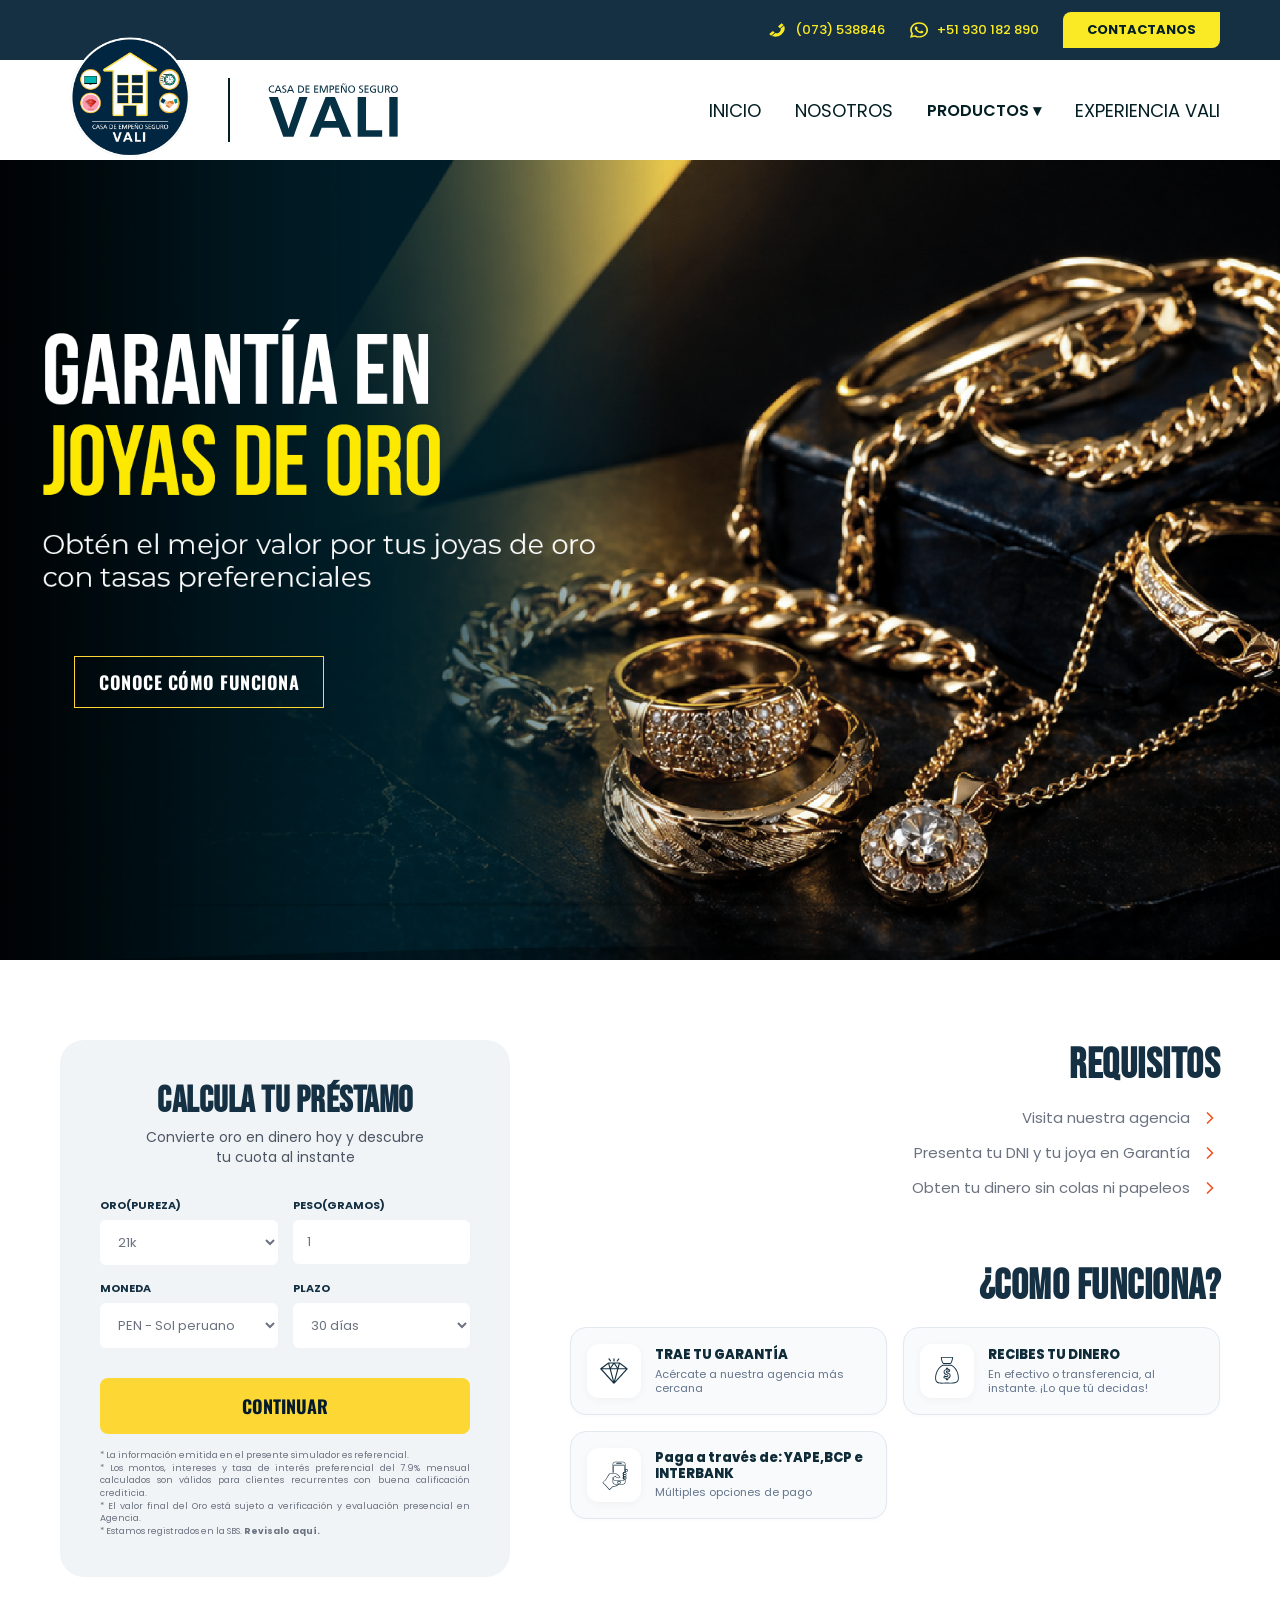
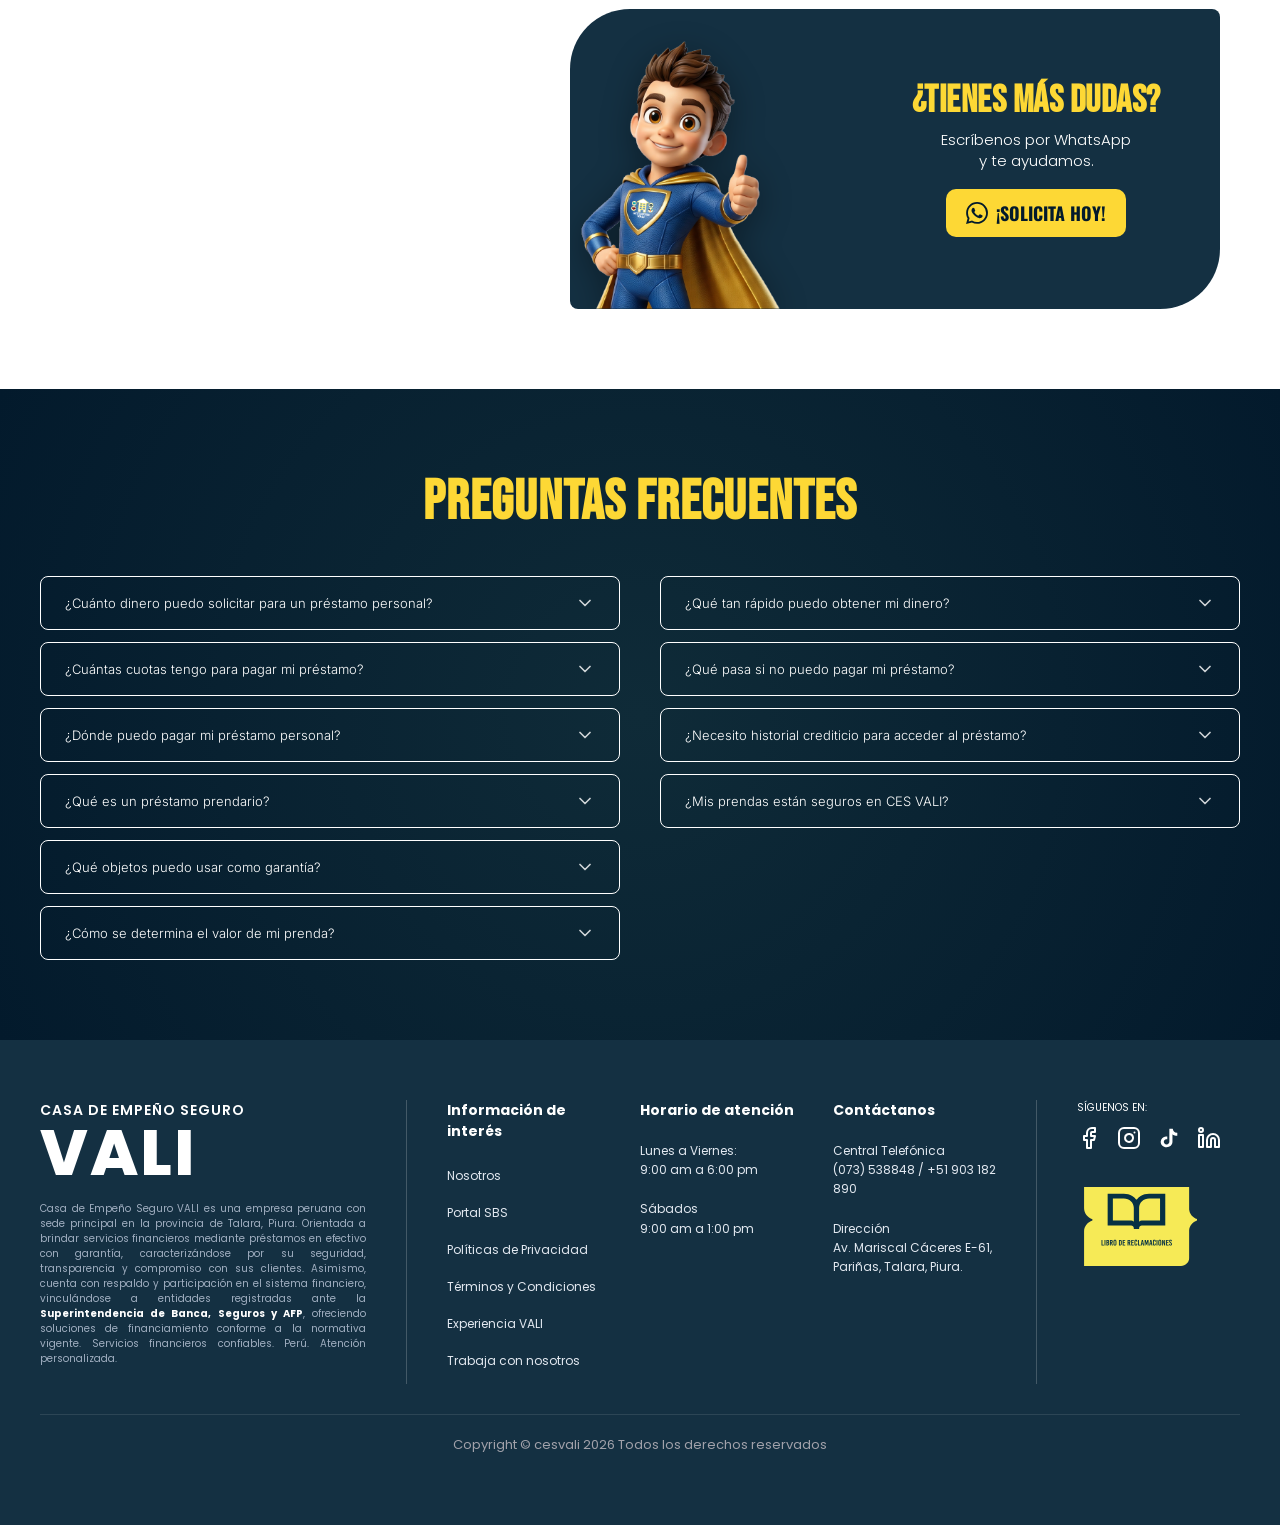
<file: producto_joya.html>
<!DOCTYPE html>
<html lang="es">

<head>
    <meta charset="UTF-8">
    <meta name="viewport" content="width=device-width, initial-scale=1.0">
    <title>Garantía Electro - VALI</title>

    <!-- Fuentes -->
    <link
        href="https://fonts.googleapis.com/css2?family=Oswald:wght@500;700&family=Poppins:wght@300;400;600;700;800&display=swap"
        rel="stylesheet">
    <link
        href="https://fonts.googleapis.com/css2?family=Inter:wght@400;500;600;700&family=Montserrat:wght@400;700;800&family=Bebas+Neue&display=swap"
        rel="stylesheet">

    <link rel="stylesheet" href="css/styles.css">
    <link rel="stylesheet" href="css/producto_electro.css">
    <link rel="stylesheet" href="css/joyas_summary.css">
    <script src="js/components.js" defer></script>
</head>

<body>

    <div id="header-container"></div>

    <main>
        <!-- HERO JOYAS -->
        <section class="electro-hero joyas-hero">
            <div class="electro-hero-container">
                <div class="electro-hero-copy">
                    <!--<h1>GARANTÍA EN <br><span>JOYAS</span></h1>
                    <p>Transforma tu oro y joyas en liquidez inmediata.</p> -->
                    <a href="#como-funciona" class="btn-outline-yellow">CONOCE CÓMO FUNCIONA</a>
                </div>
            </div>
        </section>

        <!-- SECTION INFO ELECTRO (Calculadora + Requisitos) -->
        <section class="electro-info" id="calculadora">
            <div class="electro-info-container">

                <!-- IZQUIERDA: Calculadora -->
                <div class="electro-calc-card">
                    <div class="calc-header">
                        <h2>CALCULA TU PRÉSTAMO</h2>
                        <p>Convierte oro en dinero hoy y descubre<br>tu cuota al instante</p>
                    </div>

                    <div class="calc-two-cols">
                        <div class="calc-group">
                            <label>Oro(Pureza)</label>
                            <select id="calc-kilates">

                                <option value="18">18k</option>
                                <option value="21" selected>21k</option>

                            </select>
                        </div>
                        <div class="calc-group">
                            <label>PESO(Gramos)</label>
                            <input type="number" id="calc-peso" placeholder="Escribir peso" value="1" min="0.1"
                                step="0.1">
                        </div>
                    </div>

                    <div class="calc-two-cols">
                        <div class="calc-group" style="margin-bottom: 15px;">
                            <label>MONEDA</label>
                            <select>
                                <option>PEN - Sol peruano</option>
                            </select>
                        </div>
                        <div class="calc-group">
                            <label>Plazo</label>
                            <select>
                                <option>30 días</option>
                            </select>
                        </div>
                    </div>
                    <button class="btn-calc-submit" id="btn-tasar">CONTINUAR</button>


                    <div class="calc-summary-card" id="summary-card" style="display: none;">
                        <div class="summary-top">
                            <h3>Crédito Solicitado</h3>
                            <div class="summary-loan-amount" id="calc-prestamo-joyas">S/ 0.00</div>
                        </div>
                        <div class="summary-details">
                            <div class="summary-row">
                                <span class="summary-label"><span class="dot dot-blue"></span> Intereses:</span>
                                <span class="summary-value" id="calc-interes-joyas">S/ 0.00</span>
                            </div>
                            <div class="summary-row">
                                <span class="summary-label"><span class="dot dot-orange"></span> Tasa de interés</span>
                                <span class="summary-value">7.9 %</span>
                            </div>
                        </div>
                        <div class="summary-total">
                            <span class="total-label">Estarías pagando:</span>
                            <div class="total-amount" id="calc-monto-joyas">S/ 0.00</div>
                        </div>
                        <div class="summary-date">
                            Fecha de pago: <span id="calc-fecha-joyas">--/--/----</span>
                        </div>
                    </div>
                    <button class="btn-calc-submit" id="btn-solicitar" style="display: none;">TASAR AHORA</button>

                    <p class="calc-disclaimer">* La información emitida en el presente simulador es referencial.<br>
                        * Los montos, intereses y tasa de interés preferencial del 7.9% mensual calculados son válidos
                        para clientes recurrentes con buena calificación crediticia.<br>
                        * El valor final del Oro está sujeto a verificación y evaluación presencial en Agencia.<br>
                        * Estamos registrados en la SBS. <strong><a
                                href="https://www.sbs.gob.pe/supervisados-y-registros/registros/otros-registros/casas-de-cambio-prestamos-y-empenos/empresas-de-prestamos-y-o-empeno">Revisalo
                                aquí.</a></strong></p>
                </div>

                <!-- DERECHA: Info y Dudas -->
                <div class="electro-info-right">

                    <!-- Requisitos -->
                    <div class="electro-requisitos">
                        <h2>REQUISITOS</h2>
                        <ul>
                            <li>Visita nuestra agencia <svg viewBox="0 0 24 24" width="20" height="20" stroke="#F4511E"
                                    stroke-width="2" fill="none" stroke-linecap="round" stroke-linejoin="round">
                                    <polyline points="9 18 15 12 9 6"></polyline>
                                </svg></li>
                            <li>Presenta tu DNI y tu joya en Garantía <svg viewBox="0 0 24 24" width="20" height="20"
                                    stroke="#F4511E" stroke-width="2" fill="none" stroke-linecap="round"
                                    stroke-linejoin="round">
                                    <polyline points="9 18 15 12 9 6"></polyline>
                                </svg></li>
                            <li>Obten tu dinero sin colas ni papeleos <svg viewBox="0 0 24 24" width="20" height="20"
                                    stroke="#F4511E" stroke-width="2" fill="none" stroke-linecap="round"
                                    stroke-linejoin="round">
                                    <polyline points="9 18 15 12 9 6"></polyline>
                                </svg></li>
                        </ul>
                    </div>

                    <!-- Como Funciona -->
                    <div class="electro-funciona" id="como-funciona">
                        <h2>¿COMO FUNCIONA?</h2>
                        <div class="funciona-boxes">
                            <div class="f-box">
                                <div class="f-icon">
                                    <img src="assets/icons/__icono_diamante.svg" alt="">
                                </div>
                                <div class="f-text">
                                    <h4>TRAE TU GARANTÍA</h4>
                                    <p>Acércate a nuestra agencia más cercana</p>
                                </div>
                            </div>
                            <div class="f-box">
                                <div class="f-icon">
                                    <img src="assets/icons/E_ICON_D1.svg" alt="">
                                </div>
                                <div class="f-text">
                                    <h4>RECIBES TU DINERO</h4>
                                    <p>En efectivo o transferencia, al instante. ¡Lo que tú decidas!</p>
                                </div>
                            </div>
                            <div class="f-box">
                                <div class="f-icon">
                                    <img src="assets/icons/E_ICONS_D3.svg" alt="">
                                </div>
                                <div class="f-text">
                                    <h4>Paga a través de: YAPE,BCP e<br>INTERBANK</h4>
                                    <p>Múltiples opciones de pago</p>
                                </div>
                            </div>
                        </div>
                    </div>

                    <!-- Dudas -->
                    <div class="electro-dudas">
                        <img src="assets/img/PRODUCTO_JOYAS/P.webp" alt="Dudas" class="dudas-img">
                        <div class="dudas-content">
                            <h2>¿TIENES MÁS DUDAS?</h2>
                            <p>Escríbenos por WhatsApp<br>y te ayudamos.</p>
                            <button class="btn-dudas-wa" id="btn-solicitahoy">
                                <svg viewBox="0 0 24 24" width="20" height="20" fill="currentColor">
                                    <path
                                        d="M17.472 14.382c-.297-.149-1.758-.867-2.03-.967-.273-.099-.471-.148-.67.15-.197.297-.767.966-.94 1.164-.173.199-.347.223-.644.075-.297-.15-1.255-.463-2.39-1.475-.883-.788-1.48-1.761-1.653-2.059-.173-.297-.018-.458.13-.606.134-.133.298-.347.446-.52.149-.174.198-.298.298-.497.099-.198.05-.371-.025-.52-.075-.149-.669-1.612-.916-2.207-.242-.579-.487-.5-.669-.51a12.8 12.8 0 0 0-.57-.01c-.198 0-.52.074-.792.372-.272.297-1.04 1.016-1.04 2.479 0 1.462 1.065 2.875 1.213 3.074.149.198 2.096 3.2 5.077 4.487.709.306 1.262.489 1.694.625.712.227 1.36.195 1.871.118.571-.085 1.758-.719 2.006-1.413.248-.694.248-1.289.173-1.413-.074-.124-.272-.198-.57-.347m-5.421 7.403h-.004a9.87 9.87 0 0 1-5.031-1.378l-.361-.214-3.741.982.998-3.648-.235-.374a9.86 9.86 0 0 1-1.51-5.26c.001-5.45 4.436-9.884 9.888-9.884 2.64 0 5.122 1.03 6.988 2.898a9.825 9.825 0 0 1 2.893 6.994c-.003 5.45-4.437 9.884-9.885 9.884m8.413-18.297A11.815 11.815 0 0 0 12.05 0C5.495 0 .16 5.335.157 11.892c0 2.096.547 4.142 1.588 5.945L.057 24l6.305-1.654a11.882 11.882 0 0 0 5.683 1.448h.005c6.554 0 11.89-5.335 11.893-11.893a11.821 11.821 0 0 0-3.48-8.413Z" />
                                </svg> ¡SOLICITA HOY!
                            </button>
                        </div>
                    </div>
                </div>

            </div>
        </section>

        <!-- FAQ -->
        <section class="electro-faq">
            <div class="faq-container">
                <h2>PREGUNTAS FRECUENTES</h2>
                <div class="faq-grid">
                    <!-- Columna Izquierda -->
                    <div class="faq-col">
                        <div class="faq-item">
                            <div class="faq-question">
                                <span>¿Cuánto dinero puedo solicitar para un préstamo personal?</span>
                                <svg class="faq-icon" viewBox="0 0 24 24" width="20" height="20" stroke="currentColor"
                                    stroke-width="2" fill="none" stroke-linecap="round" stroke-linejoin="round">
                                    <polyline points="6 9 12 15 18 9"></polyline>
                                </svg>
                            </div>
                            <div class="faq-answer">
                                <p>El monto dependerá exclusivamente de la tasación de tu joya de oro. Evaluamos el peso
                                    y los kilates para ofrecerte la máxima cantidad posible.</p>
                            </div>
                        </div>
                        <div class="faq-item">
                            <div class="faq-question">
                                <span>¿Cuántas cuotas tengo para pagar mi préstamo?</span>
                                <svg class="faq-icon" viewBox="0 0 24 24" width="20" height="20" stroke="currentColor"
                                    stroke-width="2" fill="none" stroke-linecap="round" stroke-linejoin="round">
                                    <polyline points="6 9 12 15 18 9"></polyline>
                                </svg>
                            </div>
                            <div class="faq-answer">
                                <p>Ofrecemos contratos renovables cada 30 días. Puedes renovar tu contrato
                                    indefinidamente mientras pagues el interés mensual.</p>
                            </div>
                        </div>
                        <div class="faq-item">
                            <div class="faq-question">
                                <span>¿Dónde puedo pagar mi préstamo personal?</span>
                                <svg class="faq-icon" viewBox="0 0 24 24" width="20" height="20" stroke="currentColor"
                                    stroke-width="2" fill="none" stroke-linecap="round" stroke-linejoin="round">
                                    <polyline points="6 9 12 15 18 9"></polyline>
                                </svg>
                            </div>
                            <div class="faq-answer">
                                <p>Puedes realizar tus pagos mediante transferencia, Yape, depósitos en BCP e
                                    Interbank, o presencialmente en nuestras oficinas.</p>
                            </div>
                        </div>
                        <div class="faq-item">
                            <div class="faq-question">
                                <span>¿Qué es un préstamo prendario?</span>
                                <svg class="faq-icon" viewBox="0 0 24 24" width="20" height="20" stroke="currentColor"
                                    stroke-width="2" fill="none" stroke-linecap="round" stroke-linejoin="round">
                                    <polyline points="6 9 12 15 18 9"></polyline>
                                </svg>
                            </div>
                            <div class="faq-answer">
                                <p>Es un préstamo rápido en el que dejas un objeto de valor (en este caso, joyas de oro)
                                    como garantía para recibir dinero en efectivo de inmediato.</p>
                            </div>
                        </div>
                        <div class="faq-item">
                            <div class="faq-question">
                                <span>¿Qué objetos puedo usar como garantía?</span>
                                <svg class="faq-icon" viewBox="0 0 24 24" width="20" height="20" stroke="currentColor"
                                    stroke-width="2" fill="none" stroke-linecap="round" stroke-linejoin="round">
                                    <polyline points="6 9 12 15 18 9"></polyline>
                                </svg>
                            </div>
                            <div class="faq-answer">
                                <p>Para esta línea de crédito aceptamos joyas de oro de 18k y 21k, así como
                                    relojes de alta gama y monedas de oro.</p>
                            </div>
                        </div>
                        <div class="faq-item">
                            <div class="faq-question">
                                <span>¿Cómo se determina el valor de mi prenda?</span>
                                <svg class="faq-icon" viewBox="0 0 24 24" width="20" height="20" stroke="currentColor"
                                    stroke-width="2" fill="none" stroke-linecap="round" stroke-linejoin="round">
                                    <polyline points="6 9 12 15 18 9"></polyline>
                                </svg>
                            </div>
                            <div class="faq-answer">
                                <p>Contamos con tasadores expertos que evalúan el peso exacto, la pureza (kilataje) y el
                                    valor actual del oro en el mercado internacional.</p>
                            </div>
                        </div>
                    </div>

                    <!-- Columna Derecha -->
                    <div class="faq-col">
                        <div class="faq-item">
                            <div class="faq-question">
                                <span>¿Qué tan rápido puedo obtener mi dinero?</span>
                                <svg class="faq-icon" viewBox="0 0 24 24" width="20" height="20" stroke="currentColor"
                                    stroke-width="2" fill="none" stroke-linecap="round" stroke-linejoin="round">
                                    <polyline points="6 9 12 15 18 9"></polyline>
                                </svg>
                            </div>
                            <div class="faq-answer">
                                <p>¡De forma inmediata! Una vez tasada tu prenda y firmado el contrato, recibes el
                                    efectivo o la transferencia bancaria al instante.</p>
                            </div>
                        </div>
                        <div class="faq-item">
                            <div class="faq-question">
                                <span>¿Qué pasa si no puedo pagar mi préstamo?</span>
                                <svg class="faq-icon" viewBox="0 0 24 24" width="20" height="20" stroke="currentColor"
                                    stroke-width="2" fill="none" stroke-linecap="round" stroke-linejoin="round">
                                    <polyline points="6 9 12 15 18 9"></polyline>
                                </svg>
                            </div>
                            <div class="faq-answer">
                                <p>Ofrecemos facilidades y períodos de gracia. Sin embargo, si decides no pagar, la
                                    prenda queda a disposición de la empresa para saldar la deuda, sin afectar tu
                                    historial crediticio.</p>
                            </div>
                        </div>
                        <!--<div class="faq-item">
                            <div class="faq-question">
                                <span>¿Mis prendas están seguras con ustedes?</span>
                                <svg class="faq-icon" viewBox="0 0 24 24" width="20" height="20" stroke="currentColor"
                                    stroke-width="2" fill="none" stroke-linecap="round" stroke-linejoin="round">
                                    <polyline points="6 9 12 15 18 9"></polyline>
                                </svg>
                            </div>
                            <div class="faq-answer">
                                <p>Absolutamente. Contamos con bóvedas de alta seguridad, vigilancia 24/7 y pólizas de
                                    seguro para proteger todas las prendas en custodia.</p>
                            </div>
                        </div>-->
                        <!--<div class="faq-item">
                            <div class="faq-question">
                                <span>¿Puedo recuperar mi prenda antes de terminar de pagar?</span>
                                <svg class="faq-icon" viewBox="0 0 24 24" width="20" height="20" stroke="currentColor"
                                    stroke-width="2" fill="none" stroke-linecap="round" stroke-linejoin="round">
                                    <polyline points="6 9 12 15 18 9"></polyline>
                                </svg>
                            </div>
                            <div class="faq-answer">
                                <p>Sí, puedes cancelar el total de tu préstamo más los intereses acumulados hasta la
                                    fecha en cualquier momento y recuperar tu joya al instante.</p>
                            </div>
                        </div>
                        <div class="faq-item">
                            <div class="faq-question">
                                <span>¿Qué documentos necesito para el préstamo prendario?</span>
                                <svg class="faq-icon" viewBox="0 0 24 24" width="20" height="20" stroke="currentColor"
                                    stroke-width="2" fill="none" stroke-linecap="round" stroke-linejoin="round">
                                    <polyline points="6 9 12 15 18 9"></polyline>
                                </svg>
                            </div>
                            <div class="faq-answer">
                                <p>Solo necesitas presentar tu Documento Nacional de Identidad (DNI) vigente o Carnet de
                                    Extranjería, y ser mayor de 18 años.</p>
                            </div>
                        </div>-->
                        <!--<div class="faq-item">
                            <div class="faq-question">
                                <span>¿Cuáles son las tasas de interés?</span>
                                <svg class="faq-icon" viewBox="0 0 24 24" width="20" height="20" stroke="currentColor"
                                    stroke-width="2" fill="none" stroke-linecap="round" stroke-linejoin="round">
                                    <polyline points="6 9 12 15 18 9"></polyline>
                                </svg>
                            </div>
                            <div class="faq-answer">
                                <p>Ofrecemos una de las tasas más competitivas del mercado, actualmente en 7.9% mensual
                                    para créditos con garantía de joyas de oro.</p>
                            </div>
                        </div>-->
                        <div class="faq-item">
                            <div class="faq-question">
                                <span>¿Necesito historial crediticio para acceder al préstamo?</span>
                                <svg class="faq-icon" viewBox="0 0 24 24" width="20" height="20" stroke="currentColor"
                                    stroke-width="2" fill="none" stroke-linecap="round" stroke-linejoin="round">
                                    <polyline points="6 9 12 15 18 9"></polyline>
                                </svg>
                            </div>
                            <div class="faq-answer">
                                <p>No, es necesario contar con historial crediticio, ya que el préstamo se otorga en
                                    función
                                    de la garantía presentada. El artículo respalda directamente la obligación asumida
                                    por
                                    el cliente.</p>
                            </div>
                        </div>
                        <div class="faq-item">
                            <div class="faq-question">
                                <span>¿Mis prendas están seguros en CES VALI?</span>
                                <svg class="faq-icon" viewBox="0 0 24 24" width="20" height="20" stroke="currentColor"
                                    stroke-width="2" fill="none" stroke-linecap="round" stroke-linejoin="round">
                                    <polyline points="6 9 12 15 18 9"></polyline>
                                </svg>
                            </div>
                            <div class="faq-answer">
                                <p>Si, CES VALI asume la obligación de custodiar y conservar los bienes entregados en
                                    garantía durante la vigencia del contrato. En caso de périda o daño bajo custodia de
                                    la
                                    empresa, se aplican las responsabilidades previstas contractualmente.</p>
                            </div>
                        </div>
                    </div>
                </div>
            </div>
        </section>


    </main>

    <div id="footer-container"></div>

</body>
<script>
    const btnTasar = document.getElementById('btn-tasar');
    const summaryCard = document.getElementById('summary-card');
    const btnSolicitar = document.getElementById('btn-solicitar');

    btnTasar.addEventListener('click', () => {
        summaryCard.style.display = 'block';
        btnSolicitar.style.display = 'block';
        btnTasar.style.display = 'none';
    });

    btnSolicitar.addEventListener('click', () => {

        const kilates = document.getElementById('calc-kilates').value;
        const peso = document.getElementById('calc-peso').value;
        const monto = document.getElementById('calc-prestamo-joyas').textContent;

        const mensaje = `Hola, quisiera solicitar un préstamo dejando en garantía oro de ${kilates}k con un peso de ${peso} gramos. El monto prevevaluado es ${monto}.`;

        const numero = '51903182890';

        const url = `https://wa.me/${numero}?text=${encodeURIComponent(mensaje)}`;

        window.open(url, '_blank');
    });
    const btnSolicitahoy = document.getElementById('btn-solicitahoy');

    btnSolicitahoy.addEventListener('click', () => {

        const mensaje = `Hola, tengo dudas para empeñar mis joyas. ¿podrían asesorarme?`;

        const numero = '51903182890';

        const url = `https://wa.me/${numero}?text=${encodeURIComponent(mensaje)}`;

        window.open(url, '_blank');
    });
</script>

</html>
</file>
<file: css/styles.css>
@font-face {
  font-family: 'Bebas';
  src: url('assets/fonts/Bebas_Neue/BebasNeue-Regular.ttf') format('truetype');
  font-weight: normal;
  font-style: normal;
}

@font-face {
  font-family: 'Monserrat';
  src: url('assets/fonts/Montserrat_2/Montserrat-VariableFont_wght.ttf') format('truetype');
  font-weight: normal;
  font-style: normal;
}

* {
  margin: 0;
  padding: 0;
  box-sizing: border-box;
  font-family: 'Poppins', sans-serif;
}

body {
  background: #f4f7fb;
  color: #031f24;
}

img {
  max-width: 100%;
  display: block;
}

a {
  text-decoration: none;
  color: inherit;
}

button,
select {
  font-family: 'Poppins', sans-serif;
}

/* Scroll Reveal Animations */
.reveal {
  opacity: 0;
  transform: translateY(40px);
  transition: all 0.8s ease-out;
}

.reveal.active {
  opacity: 1;
  transform: translateY(0);
}

/* TOPBAR */
.topbar {
  background: #143042;
  color: #fff;
  display: flex;
  justify-content: flex-end;
  align-items: center;
  padding: 12px 60px;
  font-size: 13px;
}

.topbar-actions {
  display: flex;
  align-items: center;
  gap: 24px;
}

.topbar-item {
  display: flex;
  align-items: center;
  gap: 8px;
  color: #FAEA26;
  font-weight: 500;
}

.btn-top {
  background: #FAEA26;
  color: #031f24;
  border: none;
  padding: 8px 24px;
  font-weight: 700;
  border-top-left-radius: 8px;
  border-top-right-radius: 0px;
  border-bottom-right-radius: 8px;
  border-bottom-left-radius: 0px;
  cursor: pointer;
}

/* HEADER */
.header {
  background: #ffffff;
  display: flex;
  justify-content: space-between;
  align-items: center;
  padding: 0px 60px;
  position: relative;
  z-index: 10;
  height: 100px;
}

.header-wave {
  position: absolute;
  top: -40px;
  left: 0;
  right: 0;
  height: 80px;
  background: #0b3a42;
  clip-path: polygon(0 40%, 100% 20%, 100% 100%, 0 100%);
  z-index: -1;
}

.brand {
  display: flex;
  align-items: center;
  gap: 28px;
}

.brand-logo-wrapper {
  width: 140px;
  height: auto;
  min-width: 140px;
  border-radius: 50%;
  overflow: hidden;
  display: flex;
  align-items: center;
  justify-content: center;
  transform: translateY(-13px);
}

.brand-logo {
  width: 120px;
  height: auto;
}

.brand-divider {
  width: 2px;
  height: 64px;
  background: #031f24;
  opacity: 1;
}

.brand-text p {
  margin: 0 0 6px;
  color: #5f6570;
  font-size: 12px;
  letter-spacing: 1px;
  text-transform: uppercase;
}

.brand-logo-text {
  height: 160px;
  margin-left: -2px;
  margin-top: -15px;
}

.menu {
  display: flex;
  align-items: center;
  gap: 34px;
}

.menu a {
  position: relative;
  text-decoration: none;
  color: #031f24;
  text-transform: uppercase;
  font-size: 18px;
}

.menu a.active::after {
  content: '';
  position: absolute;
  left: -15px;
  right: -15px;
  bottom: -12px;
  height: 4px;
  background: #FAEA26;
  border-radius: 999px;
}

/* DROPDOWN */
.dropdown {
  position: relative;
  display: flex;
  align-items: center;
  height: 100%;
  padding: 10px 0;
}

.dropbtn {
  background: none;
  border: none;
  cursor: pointer;
  font-family: inherit;
  font-size: inherit;
  font-weight: 600;
  color: inherit;
  letter-spacing: inherit;
  text-transform: uppercase;
  padding: 0;
  line-height: normal;
}

.dropdown-content {
  display: none;
  position: absolute;
  background-color: #ffffff;
  min-width: 200px;
  box-shadow: 0px 15px 30px rgba(0, 0, 0, 0.15);
  z-index: 100;
  border-radius: 8px;
  top: calc(100% + 8px); /* pequeño espacio entre botón y menú */
  left: 50%;
  transform: translateX(-50%);
  padding: 10px 0;
  opacity: 0;
  pointer-events: none;
  transform-origin: top center;
  animation: none;
}

/* Puente invisible para no perder el hover al bajar el mouse */
.dropdown-content::before {
  content: '';
  position: absolute;
  top: -10px;
  left: 0;
  width: 100%;
  height: 10px;
  background: transparent;
}

.dropdown-content a {
  color: #031f24;
  padding: 12px 20px;
  text-decoration: none;
  display: block;
  font-size: 15px;
  text-transform: uppercase;
  font-weight: 500;
  transition: all 0.3s;
}

.dropdown-content a:hover {
  background-color: #f4f7fb;
  color: #0b3a42;
  padding-left: 25px;
}

.dropdown-content a.active::after {
  display: none;
}

/* Animación de apertura hacia abajo */
@keyframes dropdownFadeIn {
  from {
    opacity: 0;
    transform: translateX(-50%) translateY(-8px);
  }
  to {
    opacity: 1;
    transform: translateX(-50%) translateY(0);
  }
}

/* Desktop: hover abre el dropdown */
@media (min-width: 769px) {
  .dropdown:hover .dropdown-content {
    display: block;
    opacity: 1;
    pointer-events: auto;
    animation: dropdownFadeIn 0.2s ease forwards;
  }
}

/* Mobile: clase .active expande el dropdown hacia abajo */
@media (max-width: 768px) {
  .dropdown {
    height: auto;
    padding: 0;
    flex-direction: column;
    width: 100%;
  }

  .dropdown-content {
    position: static;
    transform: none;
    opacity: 1;
    pointer-events: auto;
    box-shadow: none;
    padding: 8px 0 0;
    border-radius: 0;
    min-width: unset;
    width: 100%;
    max-height: 0;
    overflow: hidden;
    display: block !important; /* siempre en el flujo */
    transition: max-height 0.3s ease, padding 0.3s ease;
  }

  .dropdown.active .dropdown-content {
    max-height: 200px;
    padding: 8px 0 0;
  }

  .dropdown-content a {
    text-align: center;
    font-size: 14px;
  }
}

/* HERO */
.hero {
  position: relative;
  height: calc(100vh - 100px);
  min-height: 750px;
  max-height: 900px;
  overflow: hidden;
  background: #0f2b38;
}

/* Carrusel de Fondo */
.hero-carousel {
  position: absolute;
  inset: 0;
  z-index: 0;
}

.carousel-slide {
  position: absolute;
  inset: 0;
  background-size: cover;
  background-position: center;
  opacity: 0;
  transition: opacity 1s ease-in-out;
}

.carousel-slide.active {
  opacity: 1;
}

/* Contenedor del Hero que va por encima del carrusel */
.hero-content {
  position: relative;
  z-index: 1;
  display: flex;
  align-items: center;
  justify-content: space-between;
  padding: 40px 60px 0;
  height: 100%;
  width: 100%;
  max-width: 1200px;
  margin: 0 auto;
}

.hero::before {
  content: '';
  position: absolute;
  top: 0;
  left: 0;
  bottom: 0;
  width: 400px;
  background-image: url("data:image/svg+xml,%3Csvg width='80' height='120' xmlns='http://www.w3.org/2000/svg'%3E%3Cpath d='M10,20 L40,60 L10,100' fill='none' stroke='rgba(255,255,255,0.02)' stroke-width='12' stroke-linejoin='miter'/%3E%3Cpath d='M40,20 L70,60 L40,100' fill='none' stroke='rgba(255,255,255,0.02)' stroke-width='12' stroke-linejoin='miter'/%3E%3C/svg%3E");
  z-index: 0;
}

.hero::after {
  display: none;
}

.hero-copy,
.hero-visual {
  position: relative;
  z-index: 1;
}

.hero-copy {
  max-width: 580px;
}

.hero h1 {
  font-size: 60px;
  line-height: 1.05;
  margin: 0 0 16px;
  letter-spacing: -1.2px;
  font-weight: 800;
  color: #ffffff;
  transform: scaleY(1.15);
  transform-origin: left bottom;
  margin-bottom: 24px;
}

.hero h1 span {
  color: #fcd320;
  display: block;
}

.hero p {
  margin: 0 0 32px;
  font-size: 20px;
  color: #e2e8f0;
  line-height: 1.4;
  font-weight: 300;
  max-width: 380px;
}

.hero-indicators {
  position: absolute;
  bottom: 40px;
  left: 50%;
  transform: translateX(-50%);
  display: flex;
  gap: 12px;
  z-index: 2;
}

.hero-indicators .dot {
  width: 14px;
  height: 14px;
  border-radius: 50%;
  background: rgba(255, 255, 255, 0.4);
  cursor: pointer;
  transition: background 0.3s ease;
}

.hero-indicators .dot.active {
  background: #ffffff;
}

.hero-buttons {
  display: flex;
  flex-wrap: wrap;
  gap: 30px;
  margin-top: 330px;
  margin-left: -10px;
  /* Mueve los botones a la derecha */
  /* Empuja los botones hacia abajo */
}

.btn-yellow,
.btn-outline {
  border: none;
  cursor: pointer;
  padding: 6px 8px;
  font-weight: 700;
  border-radius: 5px 0 5px 0;
  /* forma diagonal más limpia */
  font-family: 'Oswald', sans-serif;
  font-size: 18px;
  letter-spacing: 0.5px;
  text-transform: uppercase;
  white-space: nowrap;
  transition: all 0.3s ease;
}

/* efecto hover */
.btn-outline:hover {
  transform: translateY(-1px);
  background: #FAEA26;
  color: #031f24;
}

.btn-yellow {
  background: #fcd320;
  color: #031f24;
  border: none;
  font-weight: 700;
  cursor: pointer;
}

.btn-outline {
  background: transparent;
  color: #ffffff;
  border: 1px solid #fcd320;
}

.hero-visual {
  height: 100%;
  width: 50%;
  max-width: 600px;
  display: flex;
  align-items: flex-end;
  justify-content: flex-end;
}

.hero-character {
  max-height: 100%;
  max-width: 100%;
  width: auto;
  height: auto;
  object-fit: contain;
  object-position: bottom right;
  display: block;
}



/* PROCESO */
.process {
  background: #f4f7fb;
  padding: 80px 60px;
  text-align: center;
}

.process h2 {
  font-size: 44px;
  font-weight: 800;
  color: #1b3140;
  margin-bottom: 60px;
  letter-spacing: -0.5px;
  text-transform: uppercase;
}

.steps {
  display: flex;
  justify-content: center;
  align-items: flex-start;
  gap: 20px;
  flex-wrap: wrap;
  max-width: 1200px;
  margin: 0 auto;
}

.step {
  width: 200px;
  background: transparent;
  padding: 0;
  display: flex;
  flex-direction: column;
  align-items: center;
}

.circle {
  width: 100px;
  height: 100px;
  border-radius: 50%;
  border: 2px solid #1b3140;
  display: flex;
  align-items: center;
  justify-content: center;
  margin: 0 auto 16px;
}

.step-num {
  font-size: 20px;
  color: #1b3140;
  font-weight: 800;
  margin-bottom: 8px;
}

.step h3 {
  font-size: 14px;
  color: #1b3140;
  font-weight: 800;
  margin: 0 0 6px;
  text-transform: uppercase;
  line-height: 1.2;
}

.step p {
  margin: 0;
  font-size: 12px;
  color: #1b3140;
  line-height: 1.4;
  font-weight: 400;
}

.arrow {
  margin-top: 35px;
  /* Aligns arrow roughly with the middle of the circles */
  display: flex;
  align-items: center;
  justify-content: center;
}

/* SIMULADOR */
.simulator {
  background-image: url(../assets/img/HOME/__bannercalculadora.webp);
  padding: 80px 60px;
  color: #ffffff;
  background-repeat: no-repeat;
  background-size: cover;
  background-position: center;
}

.simulator-top {
  display: flex;
  justify-content: flex-start;
  gap: 40px;
  align-items: center;
  position: relative;
  max-width: 1000px;
  margin: 0 auto;
}

.simulator-copy {
  max-width: 650px;
  position: relative;
  z-index: 10;
}

.simulator-label {
  display: inline-block;
  color: #d1d5db;
  font-size: 20px;
  font-weight: 300;
  text-transform: uppercase;
  margin-bottom: 4px;
}

.simulator-copy h2 {
  font-size: 42px;
  font-weight: 800;
  line-height: 1.1;
  margin: 0 0 30px;
  color: #FDD835;
}

.simulator-form {
  display: flex;
  flex-wrap: nowrap;
  gap: 16px;
  align-items: flex-end;
}

.form-group {
  display: flex;
  flex-direction: column;
}

.form-group label {
  color: #ffffff;
  font-size: 13px;
  font-weight: 600;
  margin-bottom: 8px;
}

.simulator-form select,
.simulator-form input[type="text"] {
  min-width: 160px;
  width: 100%;
  background: #f9fafb;
  color: #6b7280;
  border: none;
  font-size: 14px;
  padding: 12px 16px;
  border-radius: 6px;
  box-sizing: border-box;
  outline: none;
  font-family: inherit;
}

.simulator-form button {
  background: #FDD835;
  color: #031f24;
  border: none;
  font-size: 15px;
  font-weight: 800;
  padding: 12px 24px;
  border-radius: 6px;
  cursor: pointer;
}

.hint {
  margin-top: 18px;
  color: rgba(255, 255, 255, .7);
  font-size: 14px;
}

.simulator-image {
  position: absolute;
  right: 0;
  /*top: -40px;*/
  /* Pull it slightly up to align his head */
  max-width: 380px;
  z-index: 1;
}

.simulator-image img {
  width: 100%;
  display: block;
}

.simulator-divider {
  text-align: center;
  /*margin-top: 40px;*/
  margin-bottom: -40px;
  position: relative;
  z-index: 10;
}

@media (max-width: 768px) {
  .simulator-divider {
    display: none;
  }
}

.simulator-cards {
  display: flex;
  justify-content: center;
  gap: 30px;
  margin: 40px auto 0;
  flex-wrap: wrap;
  position: relative;
  z-index: 10;
  max-width: 1000px;
}

.product {
  position: relative;
  flex: 1;
  min-width: 320px;
  max-width: 550px;
  overflow: hidden;
  box-shadow: 0 30px 80px rgba(0, 0, 0, .25);
  /*border: 2px solid #FDD835;*/
}

.card-joyas {
  /*border-radius: 20px 60px 20px 20px;*/
}

.card-electro {
  /*border-radius: 60px 20px 20px 20px;*/
}

.product img {
  width: 100%;
  height: auto;
  display: block;
}

.product .overlay {
  position: absolute;
  inset: 0;
  display: flex;
  flex-direction: column;
  justify-content: flex-end;
  align-items: flex-end;
  text-align: right;
  padding: 28px;
  /*background: linear-gradient(180deg, rgba(0, 0, 0, 0) 20%, rgba(0, 0, 0, .8) 100%);*/
}

.product h3 {
  margin: 0 0 16px;
  font-size: 22px;
  color: #ffffff;
  font-weight: 800;
  text-transform: uppercase;
}

.product ul {
  margin: 0 0 20px;
  padding-left: 0;
  color: #d1d5db;
  list-style: none;
}

.product li {
  margin-bottom: 6px;
  font-size: 13px;
  display: flex;
  align-items: center;
  justify-content: flex-end;
  gap: 8px;
}

.product li .chevron {
  color: #FDD835;
  font-weight: 800;
}

.product .btn-yellow {
  background: #FDD835;
  color: #031f24;
  border: none;
  padding: 8px 16px;
  border-radius: 6px;
  font-weight: 800;
  cursor: pointer;
  font-size: 13px;
  display: inline-block;
  font-family: 'Poppins', sans-serif;
  letter-spacing: normal;
}

/* TESTIMONIOS */
.testimonials {
  background: #ffffff;
  padding: 80px 60px;
  text-align: center;
}

.testimonials h2 {
  font-size: 38px;
  font-weight: 800;
  color: #1b3140;
  margin-bottom: 60px;
  letter-spacing: -0.5px;
  text-transform: uppercase;
}

.testimonials-container {
  display: flex;
  align-items: center;
  justify-content: center;
  gap: 20px;
  position: relative;
  max-width: 1000px;
  margin: 0 auto;
}

.testimonials-track-wrapper {
  overflow: hidden;
  width: 100%;
}

.testimonials-track {
  display: flex;
  gap: 20px;
  transition: transform 0.5s ease;
}

.testimonials-btn {
  background: #ffffff;
  border: 2px solid #1b3140;
  color: #1b3140;
  width: 40px;
  height: 40px;
  border-radius: 50%;
  display: flex;
  align-items: center;
  justify-content: center;
  cursor: pointer;
  flex-shrink: 0;
  transition: all 0.3s;
}

.testimonials-btn:hover {
  background: #1b3140;
  color: #ffffff;
}

.testimonial {
  position: relative;
  flex: 0 0 calc(33.333% - 14px);
  background: #f4f7fb;
  padding: 40px 20px 20px;
  border-radius: 4px;
  box-shadow: none;
  margin-top: 30px;
}

@media (max-width: 900px) {
  .testimonial {
    flex: 0 0 calc(50% - 10px);
  }
}

@media (max-width: 600px) {
  .testimonial {
    flex: 0 0 100%;
  }

  .testimonials h2 {
    font-size: 18px;

  }
}

.testimonial-icon {
  position: absolute;
  top: -24px;
  left: 50%;
  transform: translateX(-50%);
  width: 48px;
  height: 48px;
  background: #FDD835;
  border-radius: 50%;
  display: flex;
  align-items: center;
  justify-content: center;
}

.testimonial h4 {
  color: #1b3140;
  font-size: 14px;
  font-weight: 800;
  margin: 0 0 10px;
}

.testimonial p {
  color: #6b7280;
  margin-bottom: 16px;
  font-size: 11px;
  line-height: 1.4;
}

.testimonial .stars {
  display: flex;
  justify-content: center;
  gap: 4px;
}

/* FOOTER */
.footer {
  background: #143042;
  color: #ffffff;
  padding: 60px 40px;
  font-family: 'Poppins', sans-serif;
}

.footer-container {
  display: flex;
  justify-content: space-between;
  align-items: flex-start;
  max-width: 1400px;
  margin: 0 auto;
  gap: 30px;
}

.footer-col {
  flex: 1;
}

.footer-brand {
  flex: 2;
  max-width: 400px;
}

.brand-subtitle {
  font-size: 14px;
  font-weight: 600;
  margin: 0 0 0px;
  letter-spacing: 1px;
}

.footer-brand h2 {
  font-size: 64px;
  font-weight: 800;
  line-height: 1;
  margin: 0 0 16px;
  letter-spacing: 2px;
}

.brand-desc {
  font-size: 10px;
  color: #a0aec0;
  line-height: 1.5;
  text-align: justify;
}

.brand-desc strong {
  color: #ffffff;
}

.footer-divider {
  width: 1px;
  background: rgba(255, 255, 255, 0.2);
  align-self: stretch;
  margin: 0 10px;
}

.footer-col h4 {
  font-size: 14px;
  font-weight: 700;
  margin: 0 0 20px;
}

.footer-links ul {
  list-style: none;
  padding: 0;
  margin: 0;
}

.footer-links li {
  margin-bottom: 12px;
}

.footer-links a {
  color: #e2e8f0;
  text-decoration: none;
  font-size: 12px;
  transition: color 0.3s;
}

.footer-links a:hover {
  color: #fcd320;
}

.schedule-block,
.contact-block {
  margin-bottom: 20px;
}

.schedule-block p,
.contact-block p {
  margin: 0;
  font-size: 12px;
  color: #e2e8f0;
  line-height: 1.6;
}

.social-title {
  font-size: 10px;
  margin: 0 0 10px;
  text-transform: uppercase;
}

.social-icons {
  display: flex;
  gap: 16px;
  margin-bottom: 30px;
}

.social-icons a {
  color: #ffffff;
  transition: color 0.3s;
}

.social-icons a:hover {
  color: #fcd320;
}

.reclamaciones-btn {
  /*background: #fcd320;*/
  color: #031f24;
  width: 120px;
  height: 90px;
  display: flex;
  flex-direction: column;
  align-items: center;
  justify-content: center;
  gap: 8px;
  cursor: pointer;
  mask-image: radial-gradient(circle at left center, transparent 8px, black 8.5px), radial-gradient(circle at right center, transparent 8px, black 8.5px);

  mask-repeat: no-repeat;


}

.reclamaciones-btn p {
  font-size: 8px;
  font-weight: 800;
  margin: 0;
  line-height: 1.1;
  text-align: center;
}

@media (max-width: 1000px) {
  .footer-container {
    flex-wrap: wrap;
  }

  .footer-divider {
    display: none;
  }

  .footer-brand {
    min-width: 100%;
    margin-bottom: 40px;
  }

  .footer-col {
    min-width: calc(50% - 15px);
    margin-bottom: 40px;
  }
}

@media (max-width: 600px) {
  .footer-col {
    min-width: 100%;
  }
}

/* BENEFICIOS */
.benefits {
  background: #ffffff;
  text-align: center;
  padding: 80px 60px;
}

.benefits h2 {
  font-size: 44px;
  font-weight: 800;
  color: #1b3140;
  margin-bottom: 20px;
  letter-spacing: -0.5px;

}

.benefits .subtitle {
  color: #757575;

  font-size: 16px;
  letter-spacing: 2px;
  text-transform: uppercase;
  font-weight: 500;
}

.benefits .cards {
  display: flex;
  justify-content: center;
  align-items: stretch;
  gap: 30px;
  flex-wrap: wrap;
  max-width: 1200px;
  margin: 0 auto;
}

.benefits .card {
  position: relative;
  flex: 1;
  min-width: 280px;
  max-width: 340px;
  border-radius: 15px;
  padding: 40px 30px;
  text-align: center;
  display: flex;
  flex-direction: column;
  align-items: center;
}

.benefits .card::before {
  content: '';
  position: absolute;
  top: 50%;
  left: 0;
  transform: translateY(-50%);
  width: 0;
  height: 0;
  border-top: 15px solid transparent;
  border-bottom: 15px solid transparent;
  border-left: 15px solid #ffffff;
  z-index: 10;
}

.benefits .card::after {
  content: '';
  position: absolute;
  top: 50%;
  right: -15px;
  transform: translateY(-50%);
  width: 0;
  height: 0;
  border-top: 15px solid transparent;
  border-bottom: 15px solid transparent;
  z-index: 10;
}

.benefits .card .num {
  position: absolute;
  top: 20px;
  left: 20px;
  font-size: 16px;
  font-weight: 800;
}

.benefits .card-icon {
  width: 120px;
  height: 120px;

}

.benefits .card h3 {
  font-size: 20px;
  line-height: 1.3;
  margin: 0 0 12px;
  font-weight: 800;
  text-transform: uppercase;
}

.benefits .card p {
  margin: 0;
  font-size: 15px;
  line-height: 1.5;
}

.benefits .card.blue {
  background: #1B3140;
}

.benefits .card.blue::after {
  border-left: 15px solid #1B3140;
}

.benefits .card.blue .num {
  color: #FDD835;
}

.benefits .card.blue .card-icon {
  border-color: #ffffff;
  color: #ffffff;
}

.benefits .card.blue h3 {
  color: #FDD835;
}

.benefits .card.blue p {
  color: #ffffff;
}

.benefits .card.yellow {
  background: #FDD835;
}

.benefits .card.yellow::after {
  border-left: 15px solid #FDD835;
}

.benefits .card.yellow .num {
  color: #1B3140;
}

.benefits .card.yellow .card-icon {
  border-color: #1B3140;
  color: #1B3140;
}

.benefits .card.yellow h3 {
  color: #1B3140;
}

.benefits .card.yellow p {
  color: #3b4d5a;
}

.benefits .card.orange {
  background: #F4511E;
}

.benefits .card.orange::after {
  border-left: 15px solid #F4511E;
}

.benefits .card.orange .num {
  color: #FDD835;
}

.benefits .card.orange .card-icon {
  border-color: #FDD835;
  color: #FDD835;
}

.benefits .card.orange h3 {
  color: #FDD835;
}

.benefits .card.orange p {
  color: #fff3e0;
}

/* RESPONSIVE DESIGN - MOBILE & TABLET */

/* Hamburger Icon */
.hamburger {
  display: none;
  flex-direction: column;
  justify-content: space-between;
  width: 30px;
  height: 21px;
  background: transparent;
  border: none;
  cursor: pointer;
  z-index: 30;
}

.hamburger .bar {
  height: 3px;
  width: 100%;
  background-color: #0b3a42;
  border-radius: 3px;
  transition: all 0.3s ease;
}

@media (max-width: 991px) {

  /* Topbar */
  .topbar {
    padding: 12px 20px;
    flex-wrap: wrap;
    justify-content: flex-end;
  }

  .topbar-actions {
    flex-wrap: wrap;
    justify-content: flex-end;
    gap: 12px;
  }

  /* Header */
  .header {
    padding: 0px 20px;
    position: sticky;
    top: 0;
    z-index: 50;
  }

  .brand-logo-text {
    height: 120px;
    margin-top: -10px;
  }

  .hamburger {
    display: flex;
  }

  .hamburger.active .bar:nth-child(1) {
    transform: translateY(9px) rotate(45deg);
  }

  .hamburger.active .bar:nth-child(2) {
    opacity: 0;
  }

  .hamburger.active .bar:nth-child(3) {
    transform: translateY(-9px) rotate(-45deg);
  }

  /* Mobile Menu */
  .menu {
    position: absolute;
    top: 100%;
    left: -100vw;
    width: 100vw;
    height: calc(100vh - 100px);
    background: #ffffff;
    flex-direction: column;
    align-items: center;
    justify-content: flex-start;
    padding-top: 40px;
    padding-bottom: 40px;
    gap: 30px;
    transition: left 0.3s ease;
    z-index: 20;
    overflow-y: auto;
  }

  .menu.active {
    left: -20px;
    /* Offset for .header padding */
  }



  /* Hero */
  .hero {
    height: auto;
    min-height: 550px;
    background-color: #031a2c;
  }

  .hero::before {
    width: 100%;
    opacity: 0.3;
  }

  .carousel-slide {
    background-size: cover;
    background-position: top center;
  }

  .carousel-slide::after {
    content: '';
    position: absolute;
    inset: 0;
    background: linear-gradient(to bottom, transparent 30%, #031a2c 100%);
  }

  .hero-content {
    padding: 100px 20px 40px;
    flex-direction: column;
    justify-content: flex-start;
    text-align: center;
    position: static;
  }

  .hero h1 {
    font-size: 42px;
    transform: none;
  }

  .hero p {
    margin: 0 auto 32px;
  }

  .hero-copy {
    position: static;
  }

  .hero-buttons {
    position: absolute;
    bottom: 60px;
    left: 20px;
    transform: none;
    margin: 0;
    justify-content: flex-start;
    align-items: stretch;
    flex-direction: column;
    gap: 12px;
    width: auto;
    z-index: 10;
  }

  .hero-buttons .btn-outline {
    width: 100%;
    text-align: center;
    padding: 12px 20px;
    font-size: 13px;
    white-space: nowrap;
    line-height: 1.2;
    box-sizing: border-box;
  }

  .hero-visual {
    width: 100%;
    max-width: 400px;
    margin: 0 auto;
    opacity: 0.8;
  }

  .hero-character {
    object-position: bottom center;
  }

  /* Process */
  .process {
    padding: 60px 20px;
  }

  .process h2 {
    font-size: 32px;
  }

  .steps {
    display: grid;
    grid-template-columns: 1fr 1fr;
    gap: 20px;
    align-items: start;
    justify-items: center;
  }

  .arrow {
    display: none;
  }


  /* Simulator */
  .simulator {
    padding: 60px 20px 0;
  }

  .simulator-top {
    flex-direction: column;
    text-align: center;
    gap: 20px;
  }

  .simulator-image {
    position: static;
    margin: 0 auto;
    margin-bottom: -4px;
  }

  .simulator-form {
    flex-direction: column;
    align-items: center;
  }

  .form-group {
    width: 100%;
    max-width: 300px;
  }

  .simulator-cards {
    flex-direction: column;
    align-items: center;
    margin-top: 0;
  }

  .product {
    min-width: 100%;
  }

  /* Benefits */
  .benefits {
    padding: 60px 20px;
  }

  .benefits h2 {
    font-size: 32px;
  }

  .benefits .cards {
    flex-direction: column;
    align-items: center;
  }

  .benefits .card::after,
  .benefits .card::before {
    display: none;
  }
}

@media (max-width: 480px) {
  .hero {
    min-height: 480px;
  }

  .hero h1 {
    font-size: 32px;
  }

  .hero p {
    font-size: 16px;
  }

  .benefits .card {
    padding: 24px 16px;
    min-width: unset;
    max-width: 280px;
    width: 100%;
  }

  .benefits .card-icon {
    width: 70px;
    height: 70px;
    margin-bottom: 12px;
  }

  .benefits .card h3 {
    font-size: 16px;
    margin-bottom: 8px;
  }

  .benefits .card p {
    font-size: 13px;
  }

  .benefits .card .num {
    top: 16px;
    left: 16px;
    font-size: 14px;
  }




  .brand-logo-wrapper {
    width: 100px;
    min-width: 100px;
    transform: none;
  }

  .brand-logo {
    width: 80px;
  }



  .btn-top {
    display: none;
  }
}
</file>
<file: manual/css/styles.css>
/* ═══════════════════════════════════════════════
   CESVALI Manual — Stylesheet
   Aesthetic: Editorial · Refined · Bilingual-ready
   ═══════════════════════════════════════════════ */

/* ─── TOKENS ─── */
:root {
  --bg:           #f8f7f4;
  --surface:      #ffffff;
  --surface2:     #f2f1ee;
  --border:       #e5e3de;
  --border-hover: #c8c4bc;

  --text:         #1a1916;
  --text-2:       #5a5751;
  --text-3:       #9a968f;

  --accent:       #1a56db;
  --accent-light: #e8effe;
  --accent-hover: #1447c4;

  --green:        #0f766e;
  --green-light:  #d1fae5;
  --amber:        #b45309;
  --amber-light:  #fef3c7;
  --red:          #b91c1c;
  --red-light:    #fee2e2;
  --blue-light:   #eff6ff;

  --sidebar-w:    272px;
  --topbar-h:     52px;

  --font-body:    'DM Sans', system-ui, sans-serif;
  --font-heading: 'DM Serif Display', Georgia, serif;
  --font-mono:    'JetBrains Mono', 'Courier New', monospace;

  --radius:       8px;
  --radius-lg:    12px;
  --shadow-sm:    0 1px 3px rgba(0,0,0,.06), 0 1px 2px rgba(0,0,0,.04);
  --shadow-md:    0 4px 12px rgba(0,0,0,.08), 0 2px 4px rgba(0,0,0,.04);
  --transition:   all .2s cubic-bezier(.4,0,.2,1);
}

[data-theme="dark"] {
  --bg:           #0f0f0e;
  --surface:      #1a1916;
  --surface2:     #252421;
  --border:       #2e2b27;
  --border-hover: #4a4640;

  --text:         #f0ede8;
  --text-2:       #a09c94;
  --text-3:       #6a6560;

  --accent:       #5b8dee;
  --accent-light: #1a2340;
  --accent-hover: #7aa3f5;

  --green:        #34d399;
  --green-light:  #0a2e24;
  --amber:        #fbbf24;
  --amber-light:  #2e1f04;
  --red:          #f87171;
  --red-light:    #2e0a0a;
  --blue-light:   #111c33;
}

/* ─── RESET ─── */
*, *::before, *::after { box-sizing: border-box; margin: 0; padding: 0; }

html { scroll-behavior: smooth; font-size: 16px; }

body {
  font-family: var(--font-body);
  background: var(--bg);
  color: var(--text);
  line-height: 1.7;
  display: flex;
  min-height: 100vh;
  transition: background .3s, color .3s;
}

/* ─── SIDEBAR ─── */
.sidebar {
  width: var(--sidebar-w);
  height: 100vh;
  position: fixed;
  top: 0; left: 0;
  background: var(--surface);
  border-right: 1px solid var(--border);
  display: flex;
  flex-direction: column;
  z-index: 100;
  transition: transform .3s cubic-bezier(.4,0,.2,1), background .3s;
  overflow: hidden;
}

.sidebar-header {
  display: flex;
  align-items: center;
  gap: 10px;
  padding: 20px 20px 16px;
  border-bottom: 1px solid var(--border);
  flex-shrink: 0;
}

.logo-mark {
  width: 34px; height: 34px;
  background: var(--accent);
  color: #fff;
  border-radius: 8px;
  display: flex; align-items: center; justify-content: center;
  font-family: var(--font-heading);
  font-size: 1.1rem;
  font-weight: 400;
  flex-shrink: 0;
  box-shadow: 0 2px 8px rgba(26,86,219,.35);
}

.logo-text {
  display: flex;
  flex-direction: column;
  line-height: 1.2;
}

.logo-name {
  font-family: var(--font-heading);
  font-size: .95rem;
  color: var(--text);
  letter-spacing: .04em;
}

.logo-sub {
  font-size: .72rem;
  color: var(--text-3);
  letter-spacing: .02em;
}

/* Search */
.search-wrap {
  display: flex;
  align-items: center;
  gap: 8px;
  margin: 14px 16px 8px;
  padding: 8px 12px;
  background: var(--surface2);
  border: 1px solid var(--border);
  border-radius: var(--radius);
  transition: var(--transition);
  flex-shrink: 0;
}

.search-wrap:focus-within {
  border-color: var(--accent);
  background: var(--surface);
  box-shadow: 0 0 0 3px var(--accent-light);
}

.search-wrap svg { color: var(--text-3); flex-shrink: 0; }

.search-wrap input {
  flex: 1;
  border: none;
  background: transparent;
  font-family: var(--font-body);
  font-size: .82rem;
  color: var(--text);
  outline: none;
}

.search-wrap input::placeholder { color: var(--text-3); }

/* Nav */
.sidebar-nav {
  flex: 1;
  overflow-y: auto;
  padding: 8px 0 16px;
  scrollbar-width: thin;
  scrollbar-color: var(--border) transparent;
}

.sidebar-nav::-webkit-scrollbar { width: 4px; }
.sidebar-nav::-webkit-scrollbar-track { background: transparent; }
.sidebar-nav::-webkit-scrollbar-thumb { background: var(--border); border-radius: 99px; }

.nav-group {
  margin-bottom: 4px;
}

.nav-group-label {
  display: block;
  padding: 10px 20px 4px;
  font-size: .68rem;
  font-weight: 600;
  letter-spacing: .08em;
  text-transform: uppercase;
  color: var(--text-3);
}

.nav-link {
  display: flex;
  align-items: center;
  padding: 7px 20px;
  font-size: .84rem;
  color: var(--text-2);
  text-decoration: none;
  border-left: 2px solid transparent;
  transition: var(--transition);
  border-radius: 0;
}

.nav-link:hover {
  color: var(--text);
  background: var(--surface2);
}

.nav-link.active {
  color: var(--accent);
  background: var(--accent-light);
  border-left-color: var(--accent);
  font-weight: 600;
  box-shadow: inset 0 0 0 1px rgba(26, 86, 219, 0.15);
  transform: translateX(4px);
}

/* Sidebar footer */
.sidebar-footer {
  padding: 12px 20px;
  border-top: 1px solid var(--border);
  font-size: .72rem;
  color: var(--text-3);
  flex-shrink: 0;
}

/* ─── MAIN CONTENT ─── */
.content {
  margin-left: var(--sidebar-w);
  flex: 1;
  min-width: 0;
  display: flex;
  flex-direction: column;
}

/* Topbar */
.topbar {
  height: var(--topbar-h);
  background: var(--surface);
  border-bottom: 1px solid var(--border);
  display: flex;
  align-items: center;
  justify-content: space-between;
  padding: 0 40px;
  position: sticky;
  top: 0;
  z-index: 50;
  transition: background .3s;
}

.breadcrumb {
  font-size: .8rem;
  color: var(--text-3);
  letter-spacing: .01em;
}

.topbar-actions { display: flex; gap: 8px; }

.btn-icon {
  width: 32px; height: 32px;
  display: flex; align-items: center; justify-content: center;
  background: var(--surface2);
  border: 1px solid var(--border);
  border-radius: var(--radius);
  color: var(--text-2);
  cursor: pointer;
  transition: var(--transition);
}

.btn-icon:hover {
  background: var(--accent-light);
  border-color: var(--accent);
  color: var(--accent);
}

/* Content body */
.content-body {
  max-width: 780px;
  margin: 0 auto;
  padding: 48px 40px 80px;
  width: 100%;
}

/* No results */
.no-results {
  display: none;
  text-align: center;
  padding: 80px 20px;
  color: var(--text-3);
  font-size: .95rem;
}

/* ─── DOC SECTIONS ─── */
.doc-section {
  padding-bottom: 72px;
  border-bottom: 1px solid var(--border);
  margin-bottom: 64px;
  transition: opacity .2s;
}

.doc-section:last-of-type {
  border-bottom: none;
}

.section-tag {
  display: inline-block;
  font-size: .7rem;
  font-weight: 600;
  letter-spacing: .1em;
  text-transform: uppercase;
  color: var(--accent);
  background: var(--accent-light);
  padding: 3px 10px;
  border-radius: 99px;
  margin-bottom: 16px;
}

h1 {
  font-family: var(--font-heading);
  font-size: 2.1rem;
  font-weight: 400;
  line-height: 1.25;
  color: var(--text);
  margin-bottom: 16px;
  letter-spacing: -.01em;
}

h2 {
  font-family: var(--font-heading);
  font-size: 1.25rem;
  font-weight: 400;
  color: var(--text);
  margin: 40px 0 14px;
  padding-bottom: 8px;
  border-bottom: 1px solid var(--border);
}

p { color: var(--text-2); margin-bottom: 16px; }
p.lead { font-size: 1.05rem; color: var(--text-2); margin-bottom: 28px; }

a { color: var(--accent); text-decoration: none; }
a:hover { text-decoration: underline; }

code {
  font-family: var(--font-mono);
  font-size: .82em;
  background: var(--surface2);
  border: 1px solid var(--border);
  padding: 2px 6px;
  border-radius: 4px;
  color: var(--text);
}

/* ─── INFO CARDS ─── */
.info-cards {
  display: grid;
  grid-template-columns: repeat(auto-fit, minmax(200px, 1fr));
  gap: 14px;
  margin: 28px 0;
}

.info-card {
  display: flex;
  gap: 14px;
  padding: 18px;
  border-radius: var(--radius-lg);
  border: 1px solid var(--border);
  background: var(--surface);
  transition: var(--transition);
}

.info-card:hover {
  box-shadow: var(--shadow-md);
  transform: translateY(-1px);
}

.info-card.accent-blue { border-top: 3px solid var(--accent); }
.info-card.accent-green { border-top: 3px solid var(--green); }
.info-card.accent-amber { border-top: 3px solid var(--amber); }

.info-icon { font-size: 1.4rem; flex-shrink: 0; margin-top: 2px; }
.info-card strong { display: block; font-size: .9rem; color: var(--text); margin-bottom: 4px; }
.info-card p { font-size: .82rem; margin: 0; color: var(--text-3); }

/* ─── ARCHITECTURE DIAGRAM ─── */
.arch-diagram {
  background: var(--surface);
  border: 1px solid var(--border);
  border-radius: var(--radius-lg);
  padding: 32px 24px;
  margin: 28px 0;
  display: flex;
  flex-direction: column;
  align-items: center;
  gap: 0;
}

.arch-layer {
  width: 100%;
  display: flex;
  flex-direction: column;
  align-items: center;
  gap: 12px;
}

.arch-label {
  font-size: .68rem;
  font-weight: 700;
  letter-spacing: .1em;
  text-transform: uppercase;
  color: var(--text-3);
}

.arch-boxes {
  display: flex;
  gap: 12px;
  justify-content: center;
  flex-wrap: wrap;
}

.arch-box {
  padding: 14px 20px;
  border-radius: var(--radius);
  font-size: .82rem;
  text-align: center;
  line-height: 1.5;
  border: 1px solid var(--border);
  min-width: 130px;
}

.arch-box small { display: block; color: var(--text-3); font-size: .72rem; margin-top: 2px; }
.arch-box.browser  { background: var(--blue-light); border-color: var(--accent); }
.arch-box.server   { background: var(--green-light); border-color: var(--green); }
.arch-box.storage  { background: var(--amber-light); border-color: var(--amber); }

.arch-arrow {
  padding: 10px 0;
  font-size: .75rem;
  color: var(--text-3);
  letter-spacing: .04em;
}

/* ─── TABLE ─── */
.table-wrap {
  overflow-x: auto;
  border-radius: var(--radius);
  border: 1px solid var(--border);
  margin: 20px 0;
}

table { width: 100%; border-collapse: collapse; }

thead tr { background: var(--surface2); }
th {
  padding: 10px 16px;
  text-align: left;
  font-size: .8rem;
  font-weight: 600;
  letter-spacing: .03em;
  color: var(--text-2);
  border-bottom: 1px solid var(--border);
}

td {
  padding: 10px 16px;
  font-size: .85rem;
  color: var(--text-2);
  border-bottom: 1px solid var(--border);
}

tr:last-child td { border-bottom: none; }
tr:hover td { background: var(--surface2); }
td code { background: var(--surface2); }

/* ─── CALLOUTS ─── */
.callout {
  display: flex;
  gap: 12px;
  padding: 14px 16px;
  border-radius: var(--radius);
  border: 1px solid;
  margin: 24px 0;
  font-size: .875rem;
}

.callout-icon { font-size: 1rem; flex-shrink: 0; margin-top: 1px; }
.callout strong { display: block; margin-bottom: 2px; }
.callout p { margin: 0; font-size: .875rem; }

.callout-tip  { background: var(--green-light);  border-color: var(--green);  color: var(--green); }
.callout-warning { background: var(--amber-light); border-color: var(--amber); color: var(--amber); }
.callout-info { background: var(--blue-light);  border-color: var(--accent); color: var(--accent); }

.callout-tip div, .callout-warning div, .callout-info div { color: var(--text-2); }
.callout-tip strong, .callout-warning strong, .callout-info strong { color: var(--text); }

/* ─── CODE BLOCKS ─── */
.code-block {
  border-radius: var(--radius);
  border: 1px solid var(--border);
  overflow: hidden;
  margin: 20px 0;
}

.code-header {
  display: flex;
  justify-content: space-between;
  align-items: center;
  padding: 8px 14px;
  background: var(--surface2);
  border-bottom: 1px solid var(--border);
  font-size: .75rem;
  color: var(--text-3);
  font-family: var(--font-mono);
}

.code-block pre {
  margin: 0;
  padding: 18px;
  overflow-x: auto;
  background: var(--surface);
  font-family: var(--font-mono);
  font-size: .82rem;
  line-height: 1.7;
  color: var(--text-2);
}

.code-block pre code {
  background: none;
  border: none;
  padding: 0;
  font-size: inherit;
  color: inherit;
}

.copy-btn {
  background: none;
  border: 1px solid var(--border);
  border-radius: 4px;
  padding: 2px 8px;
  font-size: .72rem;
  color: var(--text-3);
  cursor: pointer;
  font-family: var(--font-body);
  transition: var(--transition);
}

.copy-btn:hover { border-color: var(--accent); color: var(--accent); }
.copy-btn.copied { color: var(--green); border-color: var(--green); }

/* ─── STEPS ─── */
.steps {
  list-style: none;
  display: flex;
  flex-direction: column;
  gap: 12px;
  margin: 20px 0;
  counter-reset: none;
}

.steps li {
  display: flex;
  gap: 14px;
  align-items: flex-start;
  padding: 14px 16px;
  background: var(--surface);
  border: 1px solid var(--border);
  border-radius: var(--radius);
  font-size: .875rem;
  color: var(--text-2);
  transition: var(--transition);
}

.steps li:hover { box-shadow: var(--shadow-sm); }

.step-num {
  width: 24px; height: 24px;
  min-width: 24px;
  background: var(--accent);
  color: #fff;
  border-radius: 50%;
  display: flex; align-items: center; justify-content: center;
  font-size: .75rem;
  font-weight: 600;
  flex-shrink: 0;
}

/* ─── IMAGE PLACEHOLDER ─── */
.image-placeholder {
  background: var(--surface2);
  border: 2px dashed var(--border);
  border-radius: var(--radius-lg);
  display: flex;
  flex-direction: column;
  align-items: center;
  justify-content: center;
  gap: 8px;
  padding: 40px 20px;
  margin: 28px 0;
  text-align: center;
  color: var(--text-3);
  font-size: .88rem;
  cursor: pointer;
  transition: var(--transition);
}

.image-placeholder:hover { border-color: var(--accent); background: var(--accent-light); }
.image-placeholder span { font-size: 1rem; }
.image-placeholder small { font-family: var(--font-mono); font-size: .75rem; }

/* ─── FLOW STEPS ─── */
.flow-steps {
  display: flex;
  align-items: center;
  flex-wrap: wrap;
  gap: 8px;
  margin: 24px 0;
  padding: 24px;
  background: var(--surface);
  border: 1px solid var(--border);
  border-radius: var(--radius-lg);
}

.flow-step {
  display: flex;
  flex-direction: column;
  align-items: center;
  gap: 8px;
  flex: 1;
  min-width: 110px;
  text-align: center;
}

.flow-icon {
  width: 44px; height: 44px;
  background: var(--surface2);
  border: 1px solid var(--border);
  border-radius: 50%;
  display: flex; align-items: center; justify-content: center;
  font-size: 1.2rem;
}

.flow-label {
  font-size: .78rem;
  color: var(--text-2);
  line-height: 1.4;
}

.flow-arrow {
  font-size: 1.2rem;
  color: var(--text-3);
  flex-shrink: 0;
}

/* ─── FEATURE LIST ─── */
.feature-list {
  list-style: none;
  display: flex;
  flex-direction: column;
  gap: 8px;
  margin: 16px 0;
}

.feature-list li {
  display: flex;
  align-items: flex-start;
  gap: 8px;
  padding: 10px 14px;
  font-size: .875rem;
  color: var(--text-2);
  border-radius: var(--radius);
  background: var(--surface);
  border: 1px solid var(--border);
}

.feature-list li::before {
  content: "✓";
  color: var(--green);
  font-weight: 700;
  flex-shrink: 0;
}

/* ─── FAQ ─── */
.faq-list {
  display: flex;
  flex-direction: column;
  gap: 8px;
  margin: 24px 0;
}

.faq-item {
  background: var(--surface);
  border: 1px solid var(--border);
  border-radius: var(--radius);
  overflow: hidden;
  transition: var(--transition);
}

.faq-item[open] { border-color: var(--accent); }

.faq-item summary {
  padding: 14px 18px;
  font-size: .9rem;
  font-weight: 500;
  color: var(--text);
  cursor: pointer;
  list-style: none;
  display: flex;
  align-items: center;
  justify-content: space-between;
  user-select: none;
  transition: var(--transition);
}

.faq-item summary:hover { background: var(--surface2); }

.faq-item summary::after {
  content: "+";
  font-size: 1.2rem;
  color: var(--text-3);
  transition: transform .2s;
  line-height: 1;
}

.faq-item[open] summary::after {
  content: "−";
}

.faq-item p {
  padding: 0 18px 16px;
  font-size: .875rem;
  color: var(--text-2);
  border-top: 1px solid var(--border);
  margin: 0;
  padding-top: 14px;
}

/* ─── CONTACT CARDS ─── */
.contact-cards {
  display: grid;
  grid-template-columns: repeat(auto-fit, minmax(200px, 1fr));
  gap: 14px;
  margin: 28px 0;
}

.contact-card {
  display: flex;
  gap: 14px;
  padding: 20px;
  background: var(--surface);
  border: 1px solid var(--border);
  border-radius: var(--radius-lg);
  transition: var(--transition);
}

.contact-card:hover { box-shadow: var(--shadow-md); transform: translateY(-1px); }
.contact-icon { font-size: 1.5rem; flex-shrink: 0; }
.contact-card strong { display: block; font-size: .9rem; color: var(--text); margin-bottom: 4px; }
.contact-card p { font-size: .82rem; margin-bottom: 4px; }
.contact-card small { font-size: .75rem; color: var(--text-3); }

/* ─── PAGINATION ─── */
.doc-pagination {
  display: flex;
  justify-content: space-between;
  gap: 12px;
  margin-top: 60px;
  padding-top: 32px;
  border-top: 1px solid var(--border);
}

.page-btn {
  padding: 10px 20px;
  border-radius: var(--radius);
  border: 1px solid var(--border);
  background: var(--surface);
  color: var(--text-2);
  font-family: var(--font-body);
  font-size: .875rem;
  cursor: pointer;
  transition: var(--transition);
}

.page-btn:hover { border-color: var(--accent); color: var(--accent); background: var(--accent-light); }
.page-btn.primary { background: var(--accent); color: #fff; border-color: var(--accent); }
.page-btn.primary:hover { background: var(--accent-hover); border-color: var(--accent-hover); color: #fff; }
.page-btn:disabled { opacity: .4; cursor: not-allowed; pointer-events: none; }

/* ─── MOBILE TOGGLE ─── */
.menu-toggle {
  display: none;
  position: fixed;
  top: 12px; left: 14px;
  z-index: 200;
  width: 38px; height: 38px;
  background: var(--surface);
  border: 1px solid var(--border);
  border-radius: var(--radius);
  flex-direction: column;
  justify-content: center;
  align-items: center;
  gap: 5px;
  cursor: pointer;
  box-shadow: var(--shadow-sm);
}

.menu-toggle span {
  width: 18px; height: 1.5px;
  background: var(--text-2);
  border-radius: 99px;
  display: block;
  transition: var(--transition);
}

.menu-toggle.open span:nth-child(1) { transform: translateY(6.5px) rotate(45deg); }
.menu-toggle.open span:nth-child(2) { opacity: 0; }
.menu-toggle.open span:nth-child(3) { transform: translateY(-6.5px) rotate(-45deg); }

.overlay {
  display: none;
  position: fixed;
  inset: 0;
  background: rgba(0,0,0,.35);
  z-index: 90;
  backdrop-filter: blur(2px);
}

/* ─── RESPONSIVE ─── */
@media (max-width: 860px) {
  .sidebar {
    transform: translateX(-100%);
  }

  .sidebar.open {
    transform: translateX(0);
    box-shadow: var(--shadow-md);
  }

  .content {
    margin-left: 0;
  }

  .menu-toggle { display: flex; }
  .overlay.open { display: block; }

  .topbar { padding: 0 20px 0 60px; }
  .content-body { padding: 32px 20px 60px; }

  h1 { font-size: 1.6rem; }

  .flow-steps { flex-direction: column; }
  .flow-arrow { transform: rotate(90deg); }

  .info-cards,
  .contact-cards { grid-template-columns: 1fr; }
}

@media (max-width: 500px) {
  .doc-pagination { flex-direction: column; }
  .page-btn { text-align: center; }
}

/* ─── ANIMATIONS ─── */
@keyframes fadeIn {
  from { opacity: 0; transform: translateY(8px); }
  to   { opacity: 1; transform: translateY(0); }
}

.doc-section {
  animation: fadeIn .4s ease both;
}

/* Scroll indicator on active link */
.nav-link.active::before {
  content: '';
  position: absolute;
  left: 0; top: 0; bottom: 0;
  width: 2px;
  background: var(--accent);
}

/* ─── PRINT ─── */
@media print {
  .sidebar, .topbar, .menu-toggle, .doc-pagination { display: none !important; }
  .content { margin-left: 0 !important; }
  .content-body { padding: 0 !important; max-width: 100% !important; }
}
</file>
<file: css/experiencia.css>
/* ==========================================================================
   Estilos específicos para la página de Experiencia VALI
   ========================================================================== */

/* --------------------------------------------------------------------------
   HERO EXPERIENCIA
   -------------------------------------------------------------------------- */
.exp-hero {
    position: relative;
    width: 100%;
    height: 800px;
    background-image: url('../assets/img/EXPERIENCIA VALI/completo.webp');
    background-size: cover;
    background-position: center top;
    background-repeat: no-repeat;
    display: flex;
    align-items: stretch;
    justify-content: flex-start;
    overflow: hidden;
}

.exp-hero-container {
    max-width: 1200px;
    width: 100%;
    margin: 0 auto;
    padding: 40px 40px 150px;
    display: flex;
    flex-direction: column;
    justify-content: flex-end;
    align-items: flex-start;
    position: relative;
}

.exp-hero-copy {
    max-width: 500px;
    color: #ffffff;
    text-align: left;
}

.exp-hero-copy h1 {
    font-family: 'Bebas Neue', sans-serif;
    font-size: 60px;
    line-height: 1;
    margin-bottom: 20px;
    letter-spacing: 1px;
}

.exp-hero-copy h1 span {
    color: #FDD835;
}

.exp-hero-copy p {
    font-family: 'Poppins', sans-serif;
    font-size: 18px;
    font-weight: 300;
    line-height: 1.5;
    margin-bottom: 30px;
}

.exp-hero .btn-outline {
    position: absolute;
    left: 50%;
    transform: translateX(-560px);
    bottom: 120px;
    padding: 15px 60px;
    font-size: 18px;
    display: inline-flex;
    align-items: center;
    gap: 10px;
}

/* --------------------------------------------------------------------------
   BENEFICIOS GRID
   -------------------------------------------------------------------------- */
.exp-benefits {
    background-color: #021422;
    /* Un azul muy oscuro */
    padding: 80px 20px;
    position: relative;
    /* Patrón de chevron suave usando linear-gradient si se desea, o simplemente color sólido */
    background-image: repeating-linear-gradient(45deg, rgba(255, 255, 255, 0.01) 0px, rgba(255, 255, 255, 0.01) 2px, transparent 2px, transparent 8px),
        repeating-linear-gradient(-45deg, rgba(255, 255, 255, 0.01) 0px, rgba(255, 255, 255, 0.01) 2px, transparent 2px, transparent 8px);
}

.exp-benefits-container {
    max-width: 1200px;
    margin: 0 auto;
}

.benefits-grid {
    display: flex;
    justify-content: center;
    gap: 25px;
    margin-bottom: 80px;
}

.b-col {
    display: flex;
    flex-direction: column;
    gap: 25px;
}

.b-col.col-center {
    justify-content: center;
}

.b-card {
    background-color: transparent;
    width: 260px;
    display: flex;
    justify-content: center;
    transition: transform 0.3s ease;
    cursor: pointer;
}

.b-card:hover {
    transform: translateY(-5px);
}

.b-card img {
    width: 100%;
    height: auto;
    display: block;
}

/* --------------------------------------------------------------------------
   CTA (En VALI no solo te prestamos...)
   -------------------------------------------------------------------------- */
.exp-cta {
    text-align: center;
    color: #ffffff;
    max-width: 800px;
    margin: 0 auto;
}

.exp-cta h2 {
    font-family: 'Inter', sans-serif;
    font-weight: 400;
    font-size: 36px;
    line-height: 1.3;
    margin-bottom: 40px;
    text-align: justify;
}

.exp-cta h2 strong {
    font-weight: 700;
}

.btn-unete {
    background-color: #FDD835;
    color: #031a2c;
    border: none;
    border-radius: 4px;
    padding: 15px 40px;
    font-family: 'Oswald', sans-serif;
    font-size: 20px;
    font-weight: 700;
    cursor: pointer;
    display: inline-flex;
    align-items: center;
    gap: 10px;
    transition: transform 0.3s;
    text-transform: uppercase;
}

.btn-unete:hover {
    transform: translateY(-3px);
}

.cta-line {
    height: 10px;
    background-color: #FDD835;
    width: 80%;
    margin: 40px auto 0;
    border-radius: 10px;
}

/* Responsive */
@media (max-width: 1024px) {
    .benefits-grid {
        flex-wrap: wrap;
    }

    .b-col.col-center {
        width: 100%;
        align-items: center;
    }
}

@media (max-width: 768px) {
    .exp-hero {
        height: auto;
        min-height: 535px;
        padding: 0;

        background-size: cover;
        /* Reemplaza esta ruta con tu imagen para celular */
        background-image: url('../assets/img/EXPERIENCIA VALI/vistacelular.webp');
    }

    .exp-hero-container {
        padding: 30px 20px 30px 20px;
        justify-content: flex-end;
        align-items: flex-start;
        text-align: left;
        margin: 0 auto;
        height: 100%;
        min-height: 535px;
        position: relative;
    }

    .exp-hero-copy h1 {
        font-size: 50px;
    }

    .exp-hero-copy p {
        font-size: 16px;
    }

    .exp-cta h2 {
        font-size: 24px;
        text-align: center;
    }

    .benefits-grid {
        display: grid;
        grid-template-columns: repeat(2, 1fr);
        gap: 15px;
    }

    .b-col {
        display: contents;
    }

    .b-card {
        width: 100%;
    }

    .b-col.col-center .b-card {
        grid-column: span 2;
        justify-self: center;
        width: calc(50% - 7.5px);
    }

    .exp-hero .btn-outline {
        position: absolute;
        bottom: 40px; /* Ajustado para celular */
        left: 20px; 
        right: auto;
        padding: 8px 20px;
        font-size: 14px;
        align-self: flex-start;
        transform: none;
    }
}
</file>
<file: css/libro_reclamaciones.css>
/* ==========================================================================
   Estilos específicos para la página de Libro de Reclamaciones
   ========================================================================== */

/* --------------------------------------------------------------------------
   HERO BANNER
   -------------------------------------------------------------------------- */
.reclamo-hero {
    position: relative;
    width: 100%;
    padding: 120px 20px;
    background-image: url('../assets/img/LIBRO DE RECLAMACIONES/__fondoazulparalogos.webp');
    display: flex;
    align-items: center;
    justify-content: center;
    text-align: center;
}

.reclamo-hero-container {
    max-width: 900px;
    width: 100%;
    margin: 0 auto;
}

.reclamo-hero h1 {
    font-family: 'Bebas Neue', sans-serif;
    color: #ffffff;
    font-size: 72px;
    letter-spacing: 1.5px;
    margin-bottom: 30px;
    line-height: 1;
}

.reclamo-hero p {
    font-family: 'Montserrat', sans-serif;
    color: #ffffff;
    font-size: 16px;
    font-weight: 300;
    line-height: 1.6;
    margin: 0;
}

/* --------------------------------------------------------------------------
   SECCIÓN FORMULARIO
   -------------------------------------------------------------------------- */
.reclamo-form-section {
    background-color: #ffffff;
    padding: 60px 20px;
    color: #031a2c;
}

.reclamo-form-header {
    text-align: center;
    max-width: 800px;
    margin: 0 auto 40px;
}

.reclamo-form-header h2 {
    font-family: 'Bebas Neue', sans-serif;
    font-size: 42px;
    color: #031a2c;
    margin-bottom: 15px;
    letter-spacing: 1px;
}

.reclamo-form-header p {
    font-family: 'Inter', sans-serif;
    color: #4b5563;
    font-size: 16px;
}

.reclamo-form-container {
    background-color: #f3f4f6;
    max-width: 900px;
    margin: 0 auto;
    border-radius: 24px;
    padding: 50px;
    box-shadow: 0 10px 30px rgba(0, 0, 0, 0.05);
}

.form-company-info {
    margin-bottom: 40px;
}

.form-logo {
    height: 40px;
    margin-bottom: 20px;
}

.form-company-info p {
    font-family: 'Inter', sans-serif;
    font-size: 12px;
    color: #374151;
    margin-bottom: 5px;
    text-transform: uppercase;
}

.form-section {
    margin-bottom: 40px;
}

.form-section h3 {
    font-family: 'Inter', sans-serif;
    font-weight: 700;
    font-size: 16px;
    color: #031a2c;
    margin-bottom: 25px;
}

.form-group-inline {
    display: flex;
    justify-content: space-between;
    align-items: center;
    margin-bottom: 20px;
    max-width: 500px;
}

.form-group-inline label {
    font-family: 'Inter', sans-serif;
    font-weight: 600;
    font-size: 14px;
    color: #031a2c;
}

.radio-group {
    display: flex;
    gap: 20px;
}

.radio-group label {
    font-weight: 400;
    display: flex;
    align-items: center;
    gap: 5px;
    cursor: pointer;
}

.form-grid {
    display: grid;
    grid-template-columns: 1fr 1fr;
    gap: 20px;
}

.form-group {
    display: flex;
    flex-direction: column;
    margin-bottom: 20px;
}

.form-grid .form-group {
    margin-bottom: 0;
}

.form-group label {
    font-family: 'Inter', sans-serif;
    font-weight: 600;
    font-size: 13px;
    color: #031a2c;
    margin-bottom: 8px;
}

.form-group input[type="text"],
.form-group input[type="email"],
.form-group input[type="tel"],
.form-group select,
.form-group textarea {
    background-color: transparent;
    border: 1px solid #9ca3af;
    border-radius: 8px;
    padding: 12px 15px;
    font-family: 'Inter', sans-serif;
    font-size: 14px;
    color: #374151;
    outline: none;
    transition: border-color 0.3s;
}

.form-group input:focus,
.form-group select:focus,
.form-group textarea:focus {
    border-color: #031a2c;
}

.form-group textarea {
    resize: vertical;
}

.section-label {
    font-family: 'Inter', sans-serif;
    font-weight: 600;
    font-size: 14px;
    color: #031a2c;
    display: block;
    margin-bottom: 15px;
}

.reclamo-tipo-box {
    display: flex;
    flex-direction: column;
    gap: 15px;
    margin-bottom: 25px;
}

.radio-box {
    border: 1px solid #d1d5db;
    border-radius: 8px;
    padding: 20px;
    display: flex;
    align-items: flex-start;
    gap: 15px;
    cursor: pointer;
    background-color: transparent;
    transition: background-color 0.3s;
}

.radio-box:hover {
    background-color: #e5e7eb;
}

.radio-box input[type="radio"] {
    margin-top: 5px;
}

.radio-box span {
    font-family: 'Inter', sans-serif;
    font-size: 13px;
    line-height: 1.5;
    color: #4b5563;
}

.radio-box strong {
    color: #031a2c;
}

.upload-box {
    background-color: #e5e7eb;
    border-radius: 8px;
    padding: 40px 20px;
    text-align: center;
    margin-bottom: 10px;
}

.upload-box p {
    font-family: 'Inter', sans-serif;
    font-size: 14px;
    color: #6b7280;
    margin-bottom: 15px;
}

.btn-upload {
    background-color: #031a2c;
    color: #ffffff;
    border: none;
    padding: 10px 20px;
    font-family: 'Oswald', sans-serif;
    font-size: 14px;
    font-weight: 500;
    cursor: pointer;
    border-radius: 4px;
    transition: background-color 0.3s;
}

.btn-upload:hover {
    background-color: #052c4a;
}

.upload-help {
    font-family: 'Inter', sans-serif;
    font-size: 11px;
    color: #6b7280;
}

.form-observaciones p {
    font-family: 'Inter', sans-serif;
    font-size: 11px;
    color: #6b7280;
    line-height: 1.5;
    margin-bottom: 10px;
}

.checkbox-box {
    display: flex;
    align-items: center;
    gap: 10px;
    margin-top: 20px;
    cursor: pointer;
}

.checkbox-box span {
    font-family: 'Inter', sans-serif;
    font-size: 13px;
    font-weight: 600;
    color: #031a2c;
}

.form-submit-container {
    text-align: center;
    margin-top: 40px;
}

.btn-submit-reclamo {
    background-color: #031a2c;
    color: #ffffff;
    border: none;
    border-radius: 4px;
    padding: 15px 50px;
    font-family: 'Oswald', sans-serif;
    font-size: 18px;
    font-weight: 700;
    cursor: pointer;
    transition: transform 0.3s, background-color 0.3s;
}

.btn-submit-reclamo:hover {
    background-color: #052c4a;
    transform: translateY(-2px);
}

/* --------------------------------------------------------------------------
   SECCIÓN AYUDA FINAL
   -------------------------------------------------------------------------- */
.reclamo-ayuda-section {
    padding: 0 20px;
    margin-top: -80px;
    /* Superpone sobre el hero oscuro */
    display: flex;
    flex-direction: column;
    align-items: center;
    position: relative;
    z-index: 10;
    /* Fondo transparente en los primeros 80px (sobre el hero), blanco el resto para ocultar la franja ploma */
    background: linear-gradient(to bottom, transparent 80px, #ffffff 80px);
}

.reclamo-ayuda-card {
    background-color: #edf2fb;
    max-width: 900px;
    width: 100%;
    border-radius: 24px;
    padding: 40px 50px;
    display: flex;
    justify-content: space-between;
    align-items: center;
    position: relative;
    z-index: 1;
    box-shadow: 0 10px 30px rgba(0, 0, 0, 0.05);
}

.reclamo-ayuda-text h2 {
    font-family: 'Bebas Neue', sans-serif;
    font-size: 42px;
    color: #031a2c;
    margin-bottom: 10px;
    letter-spacing: 1px;
}

.reclamo-ayuda-text p {
    font-family: 'Inter', sans-serif;
    color: #4b5563;
    font-size: 16px;
    line-height: 1.5;
    margin: 0;
}

.reclamo-ayuda-action {
    flex-shrink: 0;
    margin-left: 20px;
}

.btn-solicita-ayuda {
    background-color: #FDD835;
    color: #031a2c;
    border: none;
    padding: 12px 30px;
    font-family: 'Oswald', sans-serif;
    font-size: 18px;
    font-weight: 700;
    cursor: pointer;
    transition: transform 0.3s;
    text-transform: uppercase;
}

.btn-solicita-ayuda:hover {
    transform: translateY(-2px);
}

/* Responsive del banner ayuda para celular */
@media (max-width: 768px) {
    .reclamo-ayuda-card {
        padding: 20px 15px;
        gap: 10px;
        align-items: center;
    }

    .reclamo-ayuda-text {
        flex: 1;
    }

    .reclamo-ayuda-text h2 {
        font-size: 15px;
        line-height: 1.1;
        margin-bottom: 5px;
    }

    .reclamo-ayuda-text p {
        font-size: 12px;
        line-height: 1.3;
    }

    .reclamo-ayuda-action {
        flex-shrink: 0;
        margin-left: 0;
        width: 130px;
    }

    .btn-solicita-ayuda {
        font-size: 14px;
        padding: 10px;
        width: 100%;
        white-space: normal;
        /* Permite que el texto del botón baje de línea si es largo */
        line-height: 1.2;
    }

    .reclamo-ayuda-section {
        margin-top: -40px;
    }
}

/* Responsive */
@media (max-width: 768px) {
    .reclamo-hero {
        padding: 80px 20px;
    }

    .reclamo-hero h1 {
        font-size: 48px;
    }

    .reclamo-hero p {
        font-size: 15px;
        text-align: justify;
    }

    .reclamo-form-container {
        padding: 30px 20px;
    }

    .form-grid {
        grid-template-columns: 1fr;
    }

    .form-group-inline {
        flex-direction: column;
        align-items: flex-start;
        gap: 15px;
    }
}
</file>
<file: css/nosotros.css>
/* 
  nosotros.css 
  Estilos específicos para la página "Nosotros"
*/

/* --- CARGA DE FUENTES --- */
@font-face {
  font-family: 'Bebas Neue';
  src: url('../assets/fonts/Bebas_Neue/BebasNeue-Regular.ttf') format('truetype');
  font-weight: normal;
  font-style: normal;
}

@font-face {
  font-family: 'Inter';
  src: url('../assets/fonts/Inter/Inter-VariableFont_opsz,wght.ttf') format('truetype');
  font-weight: 100 900;
  font-style: normal;
}

@font-face {
  font-family: 'Montserrat 2';
  src: url('../assets/fonts/Montserrat 2/Montserrat-VariableFont_wght.ttf') format('truetype');
  font-weight: 100 900;
  font-style: normal;
}

/* --- VARIABLES --- */
:root {
  --n-color-primary: #1b3140;
  --n-color-secondary: #0b3a42;
  --n-color-dark: #031a2c;
  --n-color-accent: #fcd320;
  /* Amarillo VALI */
  --n-color-text: #5f6570;
  --n-color-light: #f4f7fb;
}

/* --- CONTENEDORES GLOBALES NOSOTROS --- */
.nosotros-page {
  font-family: 'Inter', 'Poppins', sans-serif;
  overflow-x: hidden;
}

.n-container {
  max-width: 1200px;
  margin: 0 auto;
  padding: 0 40px;
}

/* --- HERO / BANNER --- */
.n-hero {
  position: relative;
  min-height: 750px;
  background-size: cover;
  background-position: center;
  background-repeat: no-repeat;
  display: flex;
  align-items: center;
  padding: 80px 60px;
}

.n-hero::before {
  content: '';
  position: absolute;
  top: 0;
  left: 0;
  width: 100%;
  height: 100%;
  /*background: linear-gradient(90deg, rgba(3, 26, 44, 0.9) 0%, rgba(3, 26, 44, 0.4) 50%, rgba(3, 26, 44, 0) 100%);*/
  z-index: 1;
}

.n-hero-content {
  position: relative;
  z-index: 2;
  max-width: 600px;
  color: white;
  transform: scale(0.92);
  transform-origin: left center;
}

.n-hero h1 {
  font-family: 'Bebas Neue', sans-serif;
  font-size: 64px;
  line-height: 1.1;
  letter-spacing: 1px;
  margin-bottom: 20px;
}

.n-hero h1 span {
  color: var(--n-color-accent);
}

.n-hero p {
  font-family: 'Montserrat 2', sans-serif;
  font-size: 20px;
  line-height: 1.5;
  margin-bottom: 40px;
  color: #e2e8f0;
}

.n-stats {
  display: flex;
  align-items: center;
  gap: 60px;
}

.n-stat-item {
  display: flex;
  flex-direction: column;
}

.n-stat-number {
  font-family: 'Bebas Neue', sans-serif;
  font-size: 72px;
  color: #ffffff;
  /* It's white in the provided screenshot */
  line-height: 1;
  display: flex;
  align-items: baseline;
}

.n-stat-number .mil {
  font-size: 32px;
  margin-left: 2px;
}

.n-stat-text {
  font-family: 'Inter', sans-serif;
  font-size: 14px;
  color: #ffffff;
  font-weight: 300;
  letter-spacing: 0px;
  margin-top: -5px;
  /* Pull text slightly closer to numbers */
}

/* --- REGISTRATION BAR --- */
.n-registro {
  position: absolute;
  bottom: 0;
  left: 50%;
  transform: translate(-50%, 50%);
  /* Center horizontally and drop it exactly halfway out of the hero */
  z-index: 10;
  display: flex;
  justify-content: center;
  align-items: center;
}

.n-registro img {
  max-width: 900px;
  width: 100%;
  height: auto;
  border-radius: 40px;
  /* In case the image doesn't have it, but it should */
}

/* --- QUIENES SOMOS --- */
.n-quienes-somos {
  background-color: #ffffff;
  padding: 100px 0;
}

.n-quienes-somos .n-container {
  display: flex;
  align-items: center;
  justify-content: space-between;
  gap: 60px;
}

.n-qs-text {
  flex: 1;
  max-width: 500px;
}

.n-qs-text h2 {
  font-family: 'Bebas Neue', sans-serif;
  font-size: 48px;
  color: var(--n-color-primary);
  margin-bottom: 30px;
  letter-spacing: 1px;
}

.n-qs-text p {
  font-family: 'Inter', sans-serif;
  font-size: 18px;
  line-height: 1.6;
  color: var(--n-color-text);
  margin-bottom: 20px;
  text-align: justify;
}

.n-qs-text strong {
  color: var(--n-color-primary);
  font-weight: 700;
}

.n-qs-image {
  flex: 1;
  display: flex;
  justify-content: flex-end;
}

.n-qs-image img {
  max-width: 100%;
  border-radius: 12px;
  /*box-shadow: 0 20px 40px rgba(0,0,0,0.1);*/
}

/* --- MISION Y VISION --- */
.n-mision-vision {

  /* Efecto de solapamiento */
  padding: 40px 0;
}

.n-mv-container {
  max-width: 1200px;
  margin: 0 auto;
  background-image: url(../assets/img/NOSOTROS/__MISIONYVISIONcopia.webp);
  background-size: cover;
  border-radius: 24px;
  padding: 0px 60px;
  /* Restaurar padding vertical para darle altura */
  display: flex;
  align-items: center;
  justify-content: space-between;
  gap: 20px;
  color: white;
  box-shadow: 0 30px 60px rgba(27, 49, 64, 0.15);
}

.n-mv-box {
  flex: 1;
  max-width: 350px;
  /* Evitar que el texto empuje a la mascota */
}

.n-mision {
  text-align: left;
}

.n-mision h3 {
  color: #ffffff;
}

.n-vision {
  text-align: right;
}

.n-vision h3 {
  color: var(--n-color-accent);
}

.n-mv-box h3 {
  font-family: 'Bebas Neue', sans-serif;
  font-size: 48px;
  margin-bottom: 20px;
  letter-spacing: 1px;
}

.n-mv-box p {
  font-family: 'Inter', sans-serif;
  font-size: 16px;
  line-height: 1.6;
  color: #ffffff;
}

.n-mv-mascot {
  flex: 0 0 auto;
  width: 250px;
  display: flex;
  justify-content: center;
  align-items: center;
  position: relative;
  z-index: 2;
}

.n-mv-mascot::before {
  content: '';
  position: absolute;
  top: 50%;
  left: 50%;
  transform: translate(-50%, -50%);
  width: 140%;
  height: 140%;
  background: radial-gradient(circle, rgba(255, 255, 255, 0.06) 0%, rgba(255, 255, 255, 0) 70%);
  z-index: -1;
  border-radius: 50%;
  pointer-events: none;
}

@keyframes floatMascot {
  0% {
    transform: scale(0.90) translateY(0px);
  }

  50% {
    transform: scale(0.90) translateY(-15px);
  }

  100% {
    transform: scale(0.90) translateY(0px);
  }
}

.n-mv-mascot img {
  width: 100%;
  height: auto;
  transform: scale(0.90);
  /* Hace que la mascota sobresalga del contenedor por arriba y abajo */
  filter: drop-shadow(0 20px 30px rgba(0, 0, 0, 0.4));
  animation: floatMascot 4s ease-in-out infinite;
}

/* --- NUESTROS PRINCIPIOS --- */
.n-principios {
  background-color: var(--n-color-light);
  /* Fondo gris claro según la imagen */
  padding: 80px 0;
  text-align: center;
}

.n-principios h2 {
  font-family: 'Bebas Neue', sans-serif;
  font-size: 48px;
  color: var(--n-color-primary);
  margin-bottom: 50px;
  letter-spacing: 1px;
}

.n-principios-grid {
  display: grid;
  grid-template-columns: repeat(6, 1fr);
  gap: 20px;
  width: 100%;
}

.n-p-item {
  display: flex;
  flex-direction: column;
  align-items: center;
  justify-content: flex-start;
  gap: 15px;
  /* Espacio entre el ícono y el texto */
}

.n-p-item img {
  height: 80px;
  /* Altura de los íconos */
  width: auto;
  max-width: 100%;
  object-fit: contain;
}

.n-p-text {
  font-family: 'Bebas Neue', sans-serif;
  font-size: 20px;
  /* Tamaño ligeramente mayor para mejor lectura */
  color: var(--n-color-text);
  /* Color gris/oscuro para el texto */
  line-height: 1.2;
  letter-spacing: 0.5px;
  text-align: center;
}

/* --- RESPONSIVE DESIGN --- */
@media (max-width: 992px) {
  .n-quienes-somos .n-container {
    flex-direction: column;
    text-align: center;
  }

  .n-qs-text {
    max-width: 100%;
  }

  .n-mv-container {
    flex-direction: column;
    text-align: center;
    padding: 40px 20px;
  }

  .n-mision,
  .n-vision {
    text-align: center;
  }

  .n-mv-mascot {
    margin: 30px 0;
  }

  .n-principios-grid {
    grid-template-columns: repeat(3, 1fr);
    gap: 40px 20px;
  }
}

@media (max-width: 768px) {
  .n-hero {
    height: 120vw;
    /* Altura proporcional al ancho de pantalla */
    min-height: 450px;
    max-height: 600px;
    background-size: cover;
    background-position: center top;
    padding: 0;
    /* Quita el padding enorme que dejaba espacio abajo */
  }

  .n-hero::after {
    display: none;
    /* Elimina el degradado oscuro que se ponía encima/debajo */
  }

  .n-registro {
    width: 90%;
    /* Asegura que la barra de registro no se desborde horizontalmente */
  }

  .n-hero h1 {
    font-size: 48px;
  }

  .n-stats {
    flex-direction: column;
    align-items: flex-start;
    gap: 16px;
  }

  .n-stat-divider {
    width: 100%;
    height: 2px;
  }

  .n-principios-grid {
    grid-template-columns: repeat(2, 1fr);
    gap: 30px 15px;
  }

  .n-p-item img {
    height: 60px;
  }
}
</file>
<file: css/producto_electro.css>
/* CSS para Producto Electro */

.electro-hero {
    position: relative;
    width: 100%;
    min-height: 600px;
    height: calc(100vh - 100px);
    /* Restando la altura del header aprox */
    background-image: url('../assets/img/PRODUCTO_ELECTRO/E_BANNER_ELECTRO.webp');
    background-size: cover;
    background-position: center center;
    background-repeat: no-repeat;
    display: flex;
    align-items: center;
    padding: 0 60px;
}

.electro-hero-container {
    max-width: 1132px;
    width: 100%;
    margin: 245px auto 0px auto;
}

.electro-hero-copy {
    max-width: 500px;
}

.electro-hero-copy h1 {
    font-family: 'Bebas Neue', sans-serif;
    font-size: 80px;
    line-height: 0.95;
    color: #ffffff;
    margin: 0 0 20px 0;
    letter-spacing: 1px;
}

.electro-hero-copy h1 span {
    color: #FDD835;
    font-size: 110px;
    /* ELECTRO es un poco más grande según la imagen */
}

.electro-hero-copy p {
    font-family: 'Inter', sans-serif;
    font-size: 24px;
    color: #ffffff;
    line-height: 1.4;
    font-weight: 300;
    margin: 0 0 40px 0;
    max-width: 450px;
}

.btn-outline-yellow {
    background: transparent;
    color: #ffffff;
    border: 1px solid #FDD835;
    padding: 12px 24px;
    font-weight: 700;
    border-radius: 0;
    /* Si es cuadrado */
    font-family: 'Oswald', sans-serif;
    font-size: 18px;
    letter-spacing: 0.5px;
    text-transform: uppercase;
    cursor: pointer;
    transition: all 0.3s ease;
}

.btn-outline-yellow:hover {
    background: #FDD835;
    color: #031f24;
}

/* Responsividad básica para el hero */
@media (max-width: 900px) {
    .electro-hero {
        padding: 40px 30px;
        background-position: 70% center;
        /* Ajustar fondo en tablets */
    }

    .electro-hero-copy h1 {
        font-size: 60px;
    }

    .electro-hero-copy h1 span {
        font-size: 80px;
    }

    .electro-hero-copy p {
        font-size: 20px;
    }
}

@media (max-width: 600px) {
    .electro-hero {
        padding: 0 20px 40px;
        /* Padding ajustado para alinear el botón abajo */
        background-position: center top;
        background-size: cover;
        height: 125vw;
        min-height: 450px;
        max-height: 600px;
        display: flex;
        align-items: flex-end;
        /* Reemplaza esta ruta con tu imagen para celular */
        background-image: url('../assets/img/PRODUCTO_ELECTRO/bannermovil.webp');
    }

    .electro-hero::after {
        display: none;
    }

    .electro-hero-container {
        position: relative;
        z-index: 1;
        margin: 0;
        width: 100%;
    }

    .btn-outline-yellow {
        width: 100%;
    }

    .electro-hero-copy h1 {
        font-size: 50px;
    }

    .electro-hero-copy h1 span {
        font-size: 65px;
    }

    .electro-hero-copy p {
        font-size: 18px;
    }
}

/* SECTION INFO ELECTRO */
.electro-info {
    padding: 80px 60px;
    background-color: #ffffff;
}

.electro-info-container {
    max-width: 1200px;
    margin: 0 auto;
    display: flex;
    gap: 60px;
    align-items: flex-start;
}

/* Calculadora */
.electro-calc-card {
    flex: 0 0 450px;
    background-color: #f1f4f6;
    border-radius: 24px;
    padding: 40px;
}

.calc-header {
    text-align: center;
    margin-bottom: 30px;
}

.calc-header h2 {
    font-family: 'Bebas Neue', sans-serif;
    color: #143042;
    font-size: 36px;
    margin-bottom: 5px;
    letter-spacing: 0.5px;
}

.calc-header p {
    font-size: 14px;
    color: #4b5563;
    line-height: 1.4;
    margin: 0;
}

.calc-header-small h2 {
    font-size: 26px;
    margin-top: 15px;
}

.calc-divider {
    border: 0;
    height: 1px;
    background-color: #e5e7eb;
    margin: 25px 0;
}

.calc-group,
.calc-group-btn {
    display: flex;
    flex-direction: column;
    margin-bottom: 15px;
}

.calc-group-btn {
    margin-top: 10px;
}

.btn-tasar {
    text-align: center;
    text-decoration: none;
    font-size: 16px;
    padding: 12px;
    margin-bottom: 0;
}

.calc-group label {
    font-size: 11px;
    font-weight: 700;
    color: #143042;
    margin-bottom: 6px;
    text-transform: uppercase;
}

.calc-group input,
.calc-group select,
.calc-static-box {
    background-color: #ffffff;
    border: none;
    border-radius: 6px;
    padding: 12px 14px;
    font-size: 13px;
    color: #6b7280;
    width: 100%;
    outline: none;
}

.calc-static-box {
    background-color: #143042;
    color: #ffffff;
    font-weight: 700;
    text-align: center;
    padding: 12px 0;
}

.calc-top-row {
    display: flex;
    align-items: center;
    gap: 15px;
    margin-bottom: 15px;
}

.calc-inputs-left {
    flex: 1;
}

.calc-image-right {
    width: 160px;
    flex-shrink: 0;
}

.calc-image-right img {
    width: 100%;
    display: block;

}

.calc-three-cols {
    display: flex;
    gap: 10px;
    margin-bottom: 25px;
}

.calc-three-cols .calc-group {
    flex: 1;
    margin-bottom: 0;
}

.calc-two-cols {
    display: flex;
    gap: 15px;
    margin-bottom: 15px;
}

.calc-two-cols .calc-group {
    flex: 1;
    margin-bottom: 0;
}

/* Modificador Hero Joyas */
.joyas-hero {
    background-image: url('../assets/img/PRODUCTO_JOYAS/J_BANNER_JOYAS.webp');
}

@media (max-width: 600px) {
    .joyas-hero {
        /* Reemplaza esta ruta con tu imagen para celular */
        background-image: url('../assets/img/PRODUCTO_JOYAS/MOBIL/banner_joyas_mobil.webp');
    }
}

.calc-result-box {
    background-color: #143042;
    border-radius: 12px;
    text-align: center;
    padding: 15px;
    margin-bottom: 10px;
}

.result-label {
    display: block;
    color: #ffffff;
    font-size: 12px;
    font-weight: 700;
    margin-bottom: 5px;
    text-transform: uppercase;
}

.result-amount {
    color: #FDD835;
    font-family: 'Bebas Neue', sans-serif;
    font-size: 56px;
    line-height: 1;
}

.calc-date {
    text-align: center;
    font-size: 12px;
    color: #4b5563;
    margin-bottom: 25px;
}

.btn-calc-submit {
    width: 100%;
    background-color: #FDD835;
    color: #031a2c;
    border: none;
    border-radius: 8px;
    padding: 15px;
    font-size: 18px;
    font-family: 'Oswald', sans-serif;
    font-weight: 700;
    text-transform: uppercase;
    cursor: pointer;
    transition: transform 0.3s;
    margin-bottom: 15px;
}

.btn-calc-submit:hover {
    transform: translateY(-2px);
}

.calc-disclaimer {
    font-size: 9px;
    color: #6b7280;
    text-align: justify;
    line-height: 1.4;
    margin: 0;
}

/* Columna Derecha */
.electro-info-right {
    flex: 1;
    display: flex;
    flex-direction: column;
    gap: 50px;
}

/* Requisitos */
.electro-requisitos {
    text-align: right;
}

.electro-requisitos h2,
.electro-funciona h2 {
    font-family: 'Bebas Neue', sans-serif;
    color: #143042;
    font-size: 42px;
    margin-bottom: 15px;
    letter-spacing: 0.5px;
}

.electro-requisitos ul {
    list-style: none;
    padding: 0;
    margin: 0;
}

.electro-requisitos li {
    font-size: 15px;
    color: #6b7280;
    margin-bottom: 12px;
    display: flex;
    align-items: center;
    justify-content: flex-end;
    gap: 10px;
}

.electro-requisitos li svg {
    flex-shrink: 0;
}

/* Como Funciona */
.electro-funciona {
    text-align: right;
}

.funciona-boxes {
    display: grid;
    grid-template-columns: repeat(2, 1fr);
    gap: 16px;
}

.f-box {
    background-color: #f8fafc;
    border: 1px solid #e2e8f0;
    border-radius: 16px;
    padding: 16px;
    display: flex;
    align-items: center;
    gap: 14px;
    text-align: left;
    transition: all 0.3s ease;
    box-shadow: 0 2px 4px rgba(0, 0, 0, 0.02);
}

.f-box:hover {
    transform: translateY(-3px);
    box-shadow: 0 8px 16px rgba(0, 0, 0, 0.06);
    border-color: #cbd5e1;
}

.f-icon {
    flex-shrink: 0;
    background-color: #ffffff;
    width: 54px;
    height: 54px;
    border-radius: 12px;
    display: flex;
    align-items: center;
    justify-content: center;
    box-shadow: 0 2px 8px rgba(0, 0, 0, 0.04);
}

.f-text {
    display: flex;
    flex-direction: column;
    gap: 4px;
}

.f-text h4 {
    color: #0f2b38;
    font-size: 13px;
    font-weight: 800;
    margin: 0;
    line-height: 1.2;
}

.f-text p {
    color: #64748b;
    font-size: 11px;
    margin: 0;
    line-height: 1.3;
}

.f-icon img {
    width: 34px;
    height: 34px;
    object-fit: contain;
}

/* Dudas */
.electro-dudas {
    background-color: #143042;
    border-radius: 60px 8px 60px 8px;
    padding: 30px 30px 30px 48%;
    position: relative;
    display: flex;
    flex-direction: column;
    justify-content: center;
    align-items: flex-start;
    margin-top: 40px;
    overflow: hidden;
    min-height: 300px;
}

.dudas-img {
    position: absolute;
    left: 0;
    bottom: 0;
    width: 46%;
    max-width: 230px;
    z-index: 2;
    filter: drop-shadow(0 8px 16px rgba(0, 0, 0, 0.35));
    display: block;
}

.dudas-content {
    text-align: center;
    position: relative;
    z-index: 3;
    width: 100%;
}

.dudas-content h2 {
    color: #FDD835;
    font-family: 'Bebas Neue', sans-serif;
    font-size: 38px;
    margin: 0 0 8px 0;
    letter-spacing: 0.5px;
    line-height: 1.05;
}

.dudas-content p {
    color: #ffffff;
    font-size: 15px;
    margin: 0 0 18px 0;
    line-height: 1.4;
    font-weight: 300;
}

.btn-dudas-wa {
    background-color: #FDD835;
    color: #031a2c;
    border: none;
    border-radius: 10px;
    padding: 11px 20px;
    font-size: 18px;
    font-family: 'Oswald', sans-serif;
    font-weight: 700;
    cursor: pointer;
    display: inline-flex;
    align-items: center;
    gap: 8px;
    transition: transform 0.3s;
    text-transform: uppercase;
    text-decoration: none;
}

.btn-dudas-wa svg {
    width: 22px;
    height: 22px;
}

.btn-dudas-wa:hover {
    transform: translateY(-2px);
}

/* Responsive */
@media (max-width: 1024px) {
    .electro-info-container {
        flex-direction: column;
        align-items: center;
    }

    .electro-calc-card {
        flex: auto;
        width: 100%;
        max-width: 600px;
        margin: 0 auto;
    }

    .electro-info-right {
        width: 100%;
        max-width: 600px;
    }

    .electro-requisitos,
    .electro-funciona {
        text-align: center;
    }

    .electro-requisitos li {
        justify-content: center;
    }

    .funciona-boxes {
        grid-template-columns: repeat(2, 1fr);
        /* Mantiene 2x2 pero lo centra si es necesario */
    }
}

@media (max-width: 768px) {
    .electro-info {
        padding: 40px 20px;
    }

    .electro-calc-card {
        padding: 30px 20px;
    }

    .calc-top-row {
        flex-direction: column;
    }

    .calc-image-right {
        align-self: center;
        margin-top: 20px;
    }

    .calc-three-cols {
        flex-direction: column;
    }

    .electro-dudas {
        padding: 30px 20px 30px 44%;
        min-height: 260px;
    }

    .dudas-img {
        width: 42%;
        max-width: 180px;
    }

    .dudas-content h2 {
        font-size: 30px;
    }

    .dudas-content p {
        font-size: 13px;
    }

    .btn-dudas-wa {
        font-size: 15px;
        padding: 9px 16px;
    }

    .funciona-boxes {
        grid-template-columns: 1fr;
        justify-items: center;
    }

    .f-box {
        width: 100%;
        max-width: 400px;
    }
}

/* PREGUNTAS FRECUENTES (FAQ) */
.electro-faq {
    background: radial-gradient(circle at center, #0f2b38 0%, #031a2c 100%);
    padding: 80px 20px;
}

.faq-container {
    max-width: 1200px;
    /* Ancho máximo amplio para permitir el grid de 2 columnas */
    margin: 0 auto;
}

.faq-container h2 {
    font-family: 'Bebas Neue', sans-serif;
    color: #FDD835;
    font-size: 56px;
    text-align: center;
    margin-bottom: 40px;
    letter-spacing: 1px;
}

/* Lista de 1 columna (por defecto electro) */
.faq-list {
    display: flex;
    flex-direction: column;
    gap: 12px;
    max-width: 800px;
    /* La lista de 1 columna se mantiene delgada */
    margin: 0 auto;
}

/* Grid de 2 columnas (para joyas) */
.faq-grid {
    display: grid;
    grid-template-columns: 1fr 1fr;
    gap: 40px;
    max-width: 1200px;
    margin: 0 auto;
}

.faq-col {
    display: flex;
    flex-direction: column;
    gap: 12px;
}

/* Responsive para grid 2 columnas */
@media (max-width: 768px) {
    .faq-grid {
        grid-template-columns: 1fr;
        gap: 12px;
    }

    .faq-container h2 {

        font-size: 32px;

    }
}

.faq-item {
    border: 1px solid #ffffff;
    border-radius: 8px;
    color: #ffffff;
    transition: background-color 0.3s;
    overflow: hidden;
}

.faq-question {
    display: flex;
    justify-content: space-between;
    align-items: center;
    padding: 16px 24px;
    cursor: pointer;
    transition: background-color 0.3s;
}

.faq-question:hover {
    background-color: rgba(255, 255, 255, 0.05);
}

.faq-question span {
    font-family: 'Inter', sans-serif;
    font-size: 13px;
    font-weight: 300;
}

.faq-icon {
    flex-shrink: 0;
    color: #ffffff;
    opacity: 0.8;
    transition: transform 0.3s ease;
}

.faq-answer {
    max-height: 0;
    overflow: hidden;
    transition: max-height 0.4s ease, padding 0.4s ease;
    padding: 0 24px;
    background-color: rgba(0, 0, 0, 0.2);
}

.faq-answer p {
    margin: 0;
    padding: 16px 0;
    font-size: 13px;
    color: #d1d5db;
    line-height: 1.5;
    font-family: 'Inter', sans-serif;
    font-weight: 300;
}

/* Estado Activo (Acordeón Abierto) */
.faq-item.active .faq-answer {
    max-height: 300px;
}

.faq-item.active .faq-icon {
    transform: rotate(180deg);
}

.faq-item.active .faq-question {
    background-color: rgba(255, 255, 255, 0.1);
}
</file>
<file: css/joyas_summary.css>
/* Additional Styles for Joyas Summary Card */
.calc-summary-card {
    background: #ffffff;
    border: 1px solid #e2e8f0;
    border-radius: 8px;
    margin-top: 20px;
    margin-bottom: 20px;
    overflow: hidden;
    font-family: 'Inter', sans-serif;
}

.summary-top {
    background-color: #1b5b7b;
    color: #ffffff;
    padding: 15px;
    text-align: center;
}

.summary-top h3 {
    margin: 0;
    font-size: 16px;
    font-weight: 600;
}

.summary-loan-amount {
    color: #fdd835;
    font-size: 24px;
    font-weight: 700;
    margin-top: 5px;
}

.summary-details {
    padding: 15px;
}

.summary-row {
    display: flex;
    justify-content: space-between;
    align-items: center;
    margin-bottom: 10px;
}

.summary-row:last-child {
    margin-bottom: 0;
}

.summary-label {
    font-size: 14px;
    color: #334155;
    font-weight: 600;
    display: flex;
    align-items: center;
}

.summary-value {
    font-size: 14px;
    font-weight: 700;
    color: #0f172a;
}

.dot {
    display: inline-block;
    width: 10px;
    height: 10px;
    border-radius: 50%;
    margin-right: 8px;
}

.dot-blue {
    background-color: #06b6d4;
}

.dot-orange {
    background-color: #f97316;
}

.summary-total {
    padding: 0 15px 10px;
    text-align: center;
}

.total-label {
    display: block;
    font-size: 14px;
    font-weight: 600;
    color: #334155;
    margin-bottom: 5px;
}

.total-amount {
    font-size: 18px;
    font-weight: 700;
    color: #1b5b7b;
}

.summary-date {
    text-align: center;
    padding: 10px 15px;
    font-size: 12px;
    color: #475569;
}
</file>
